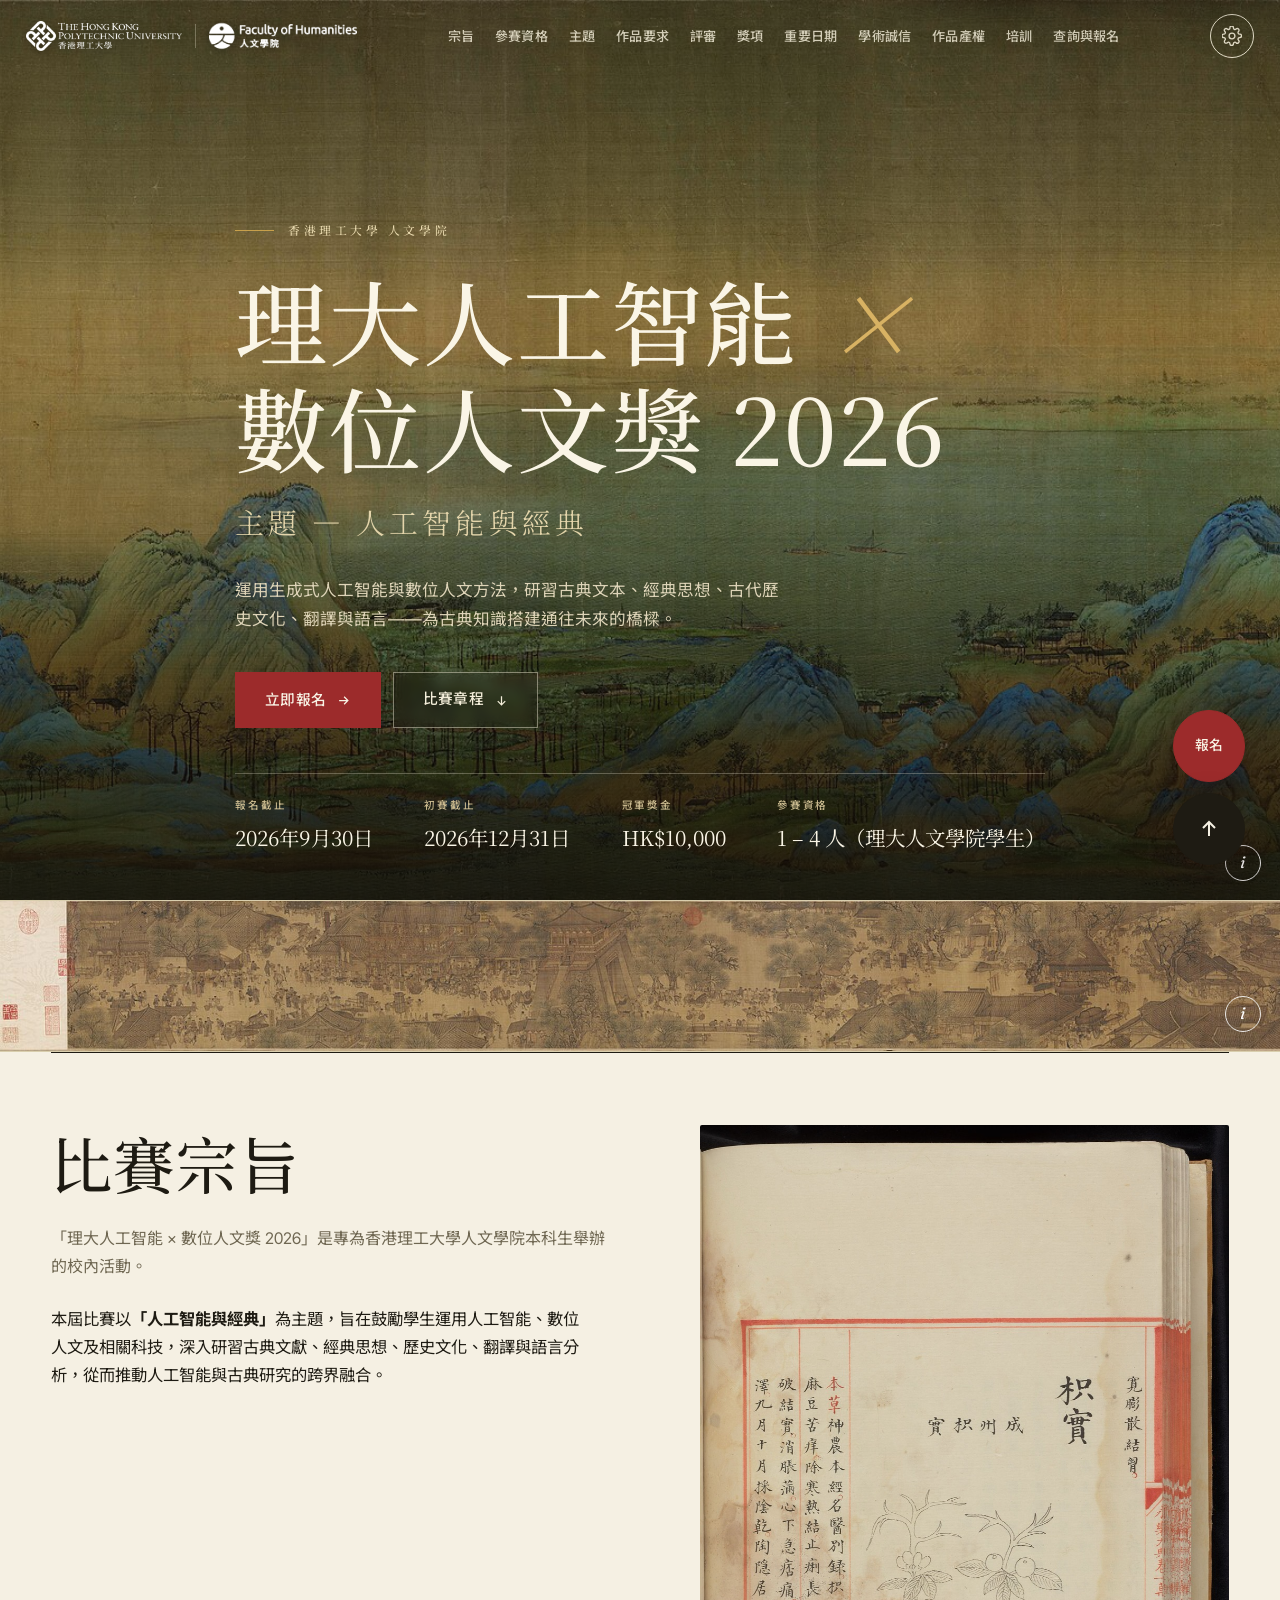
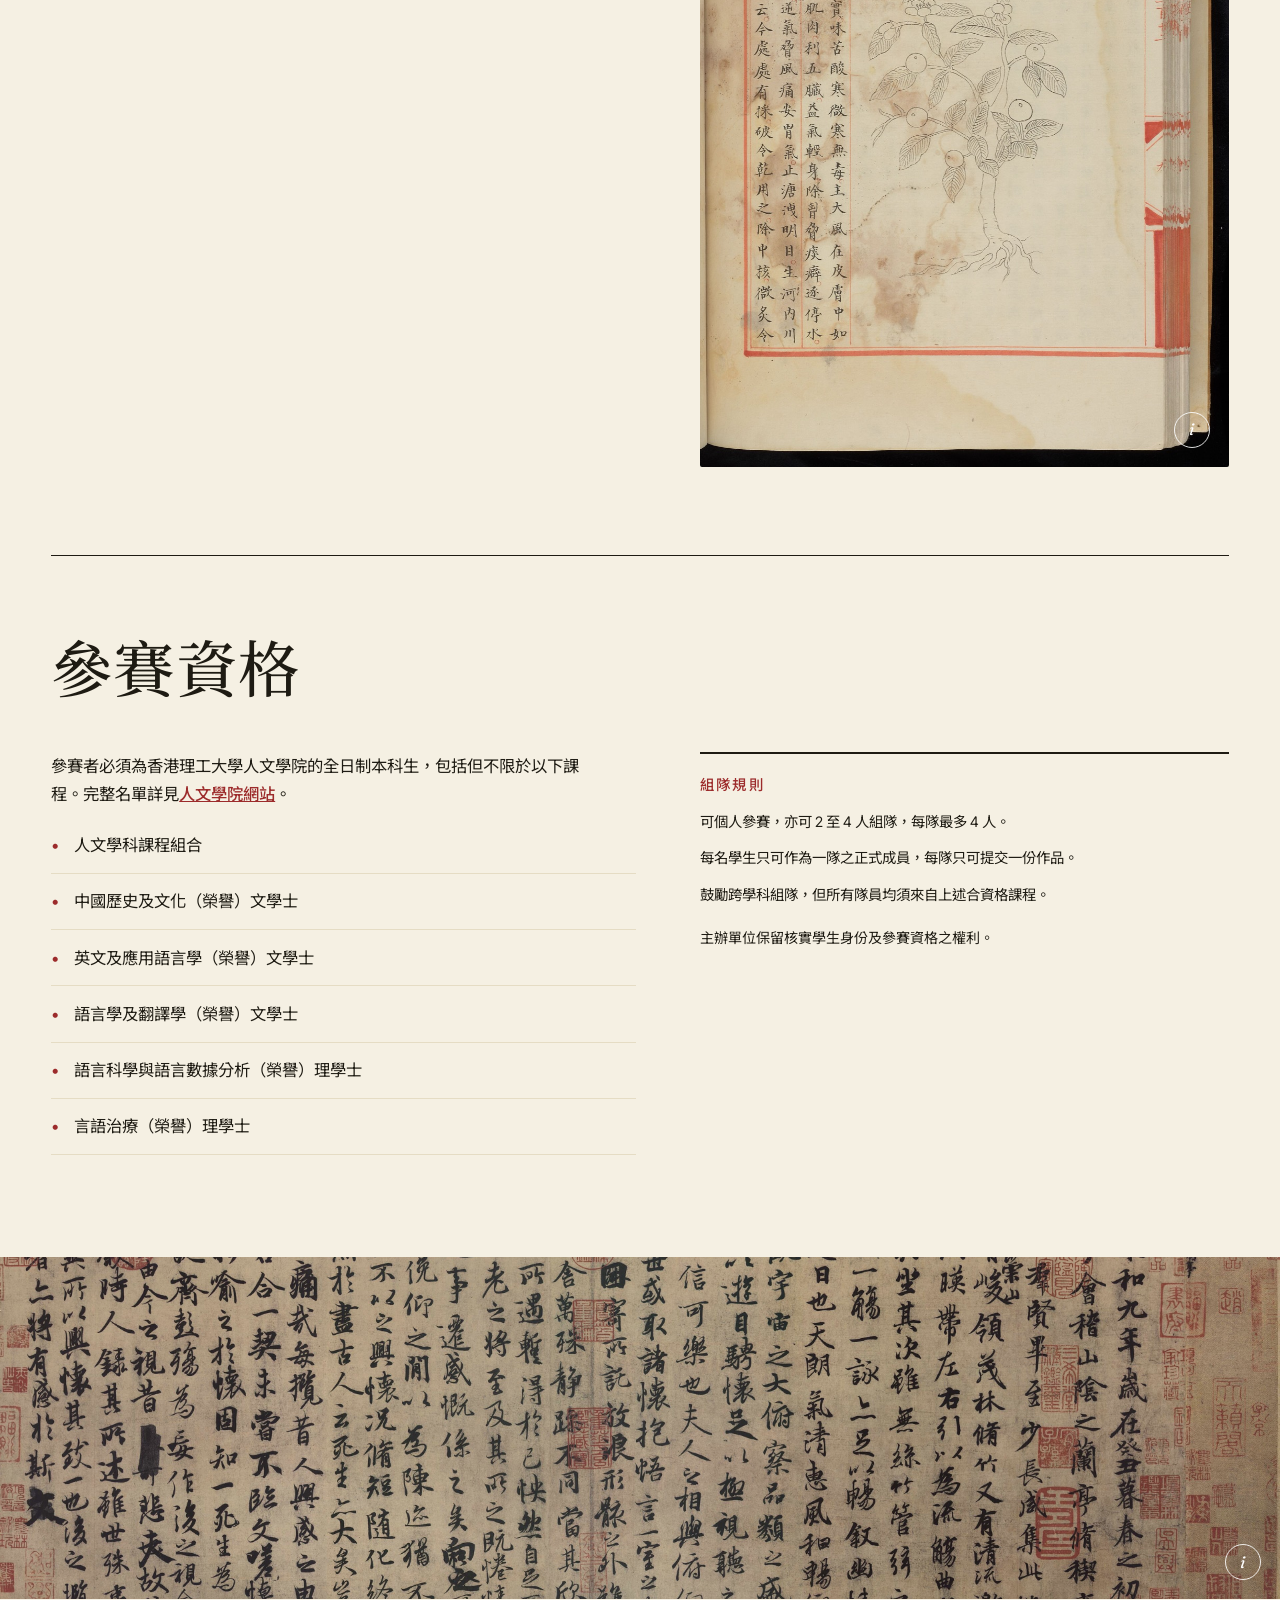
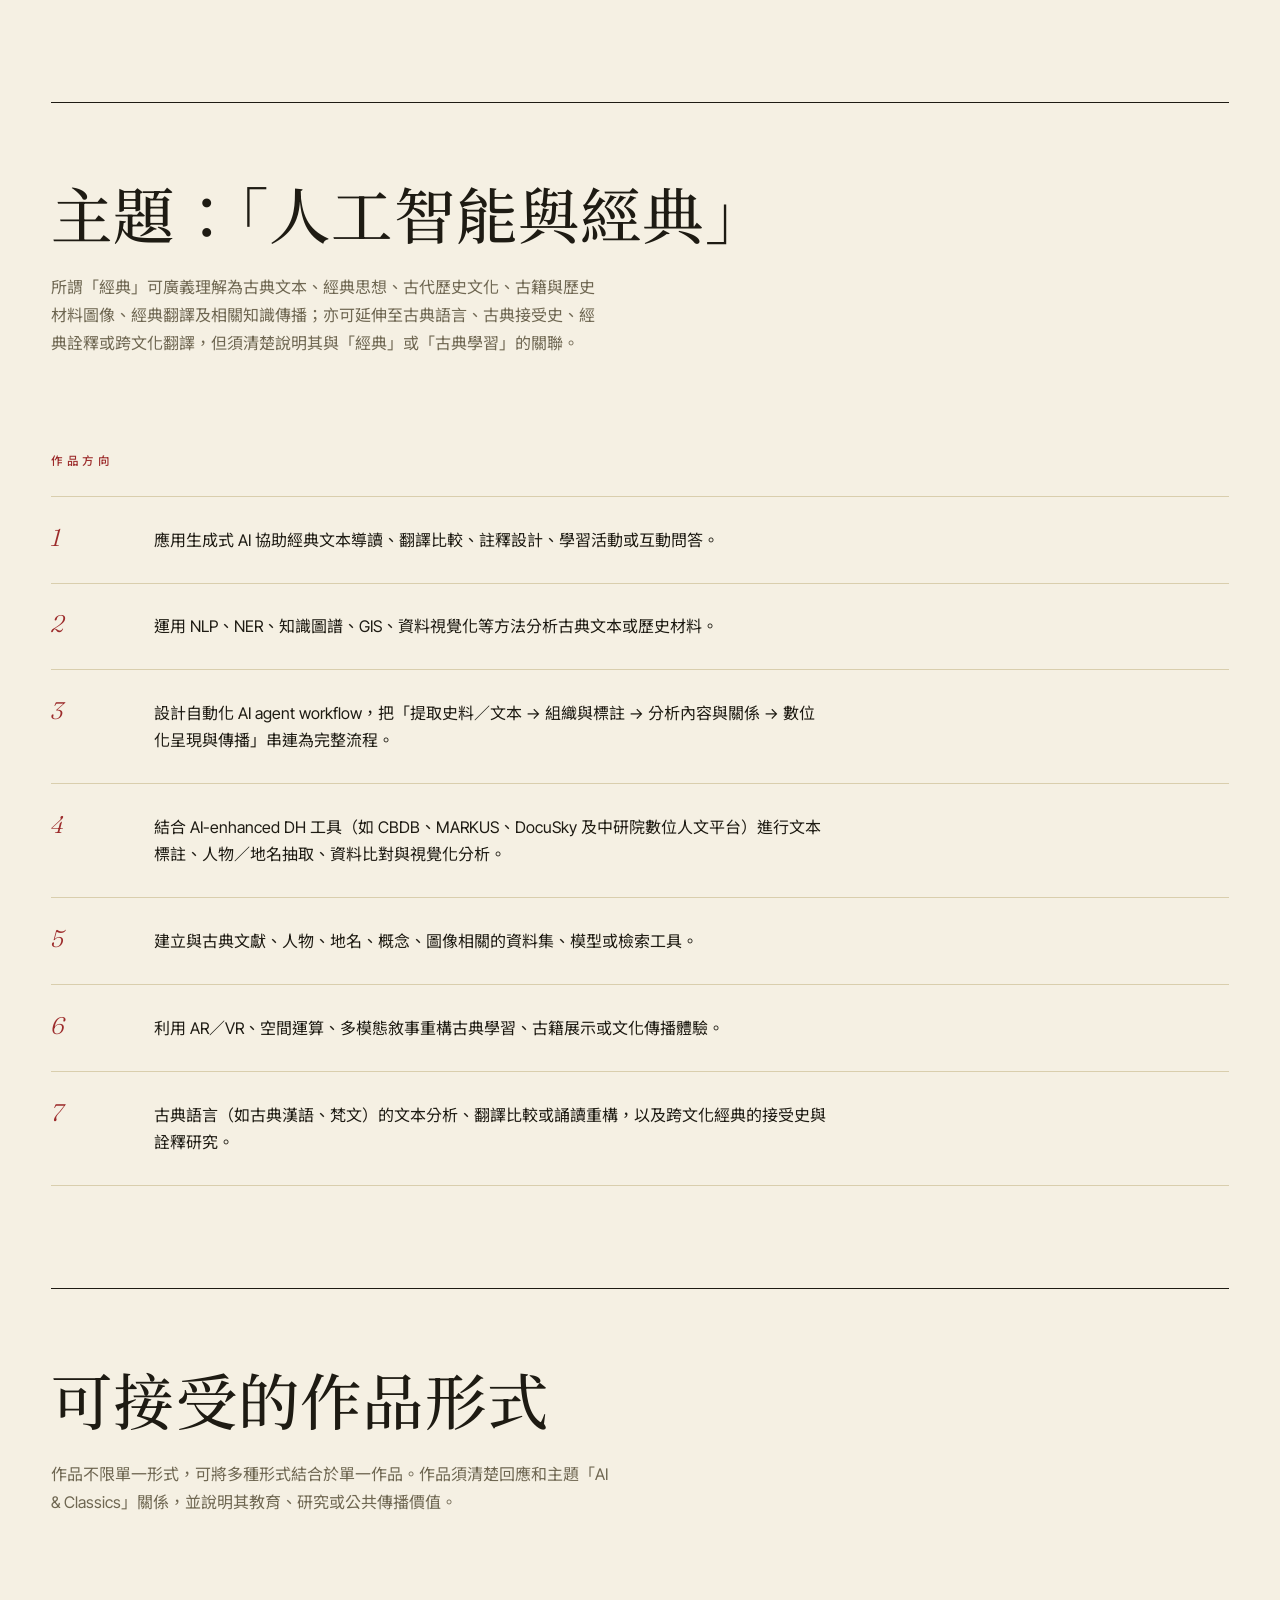
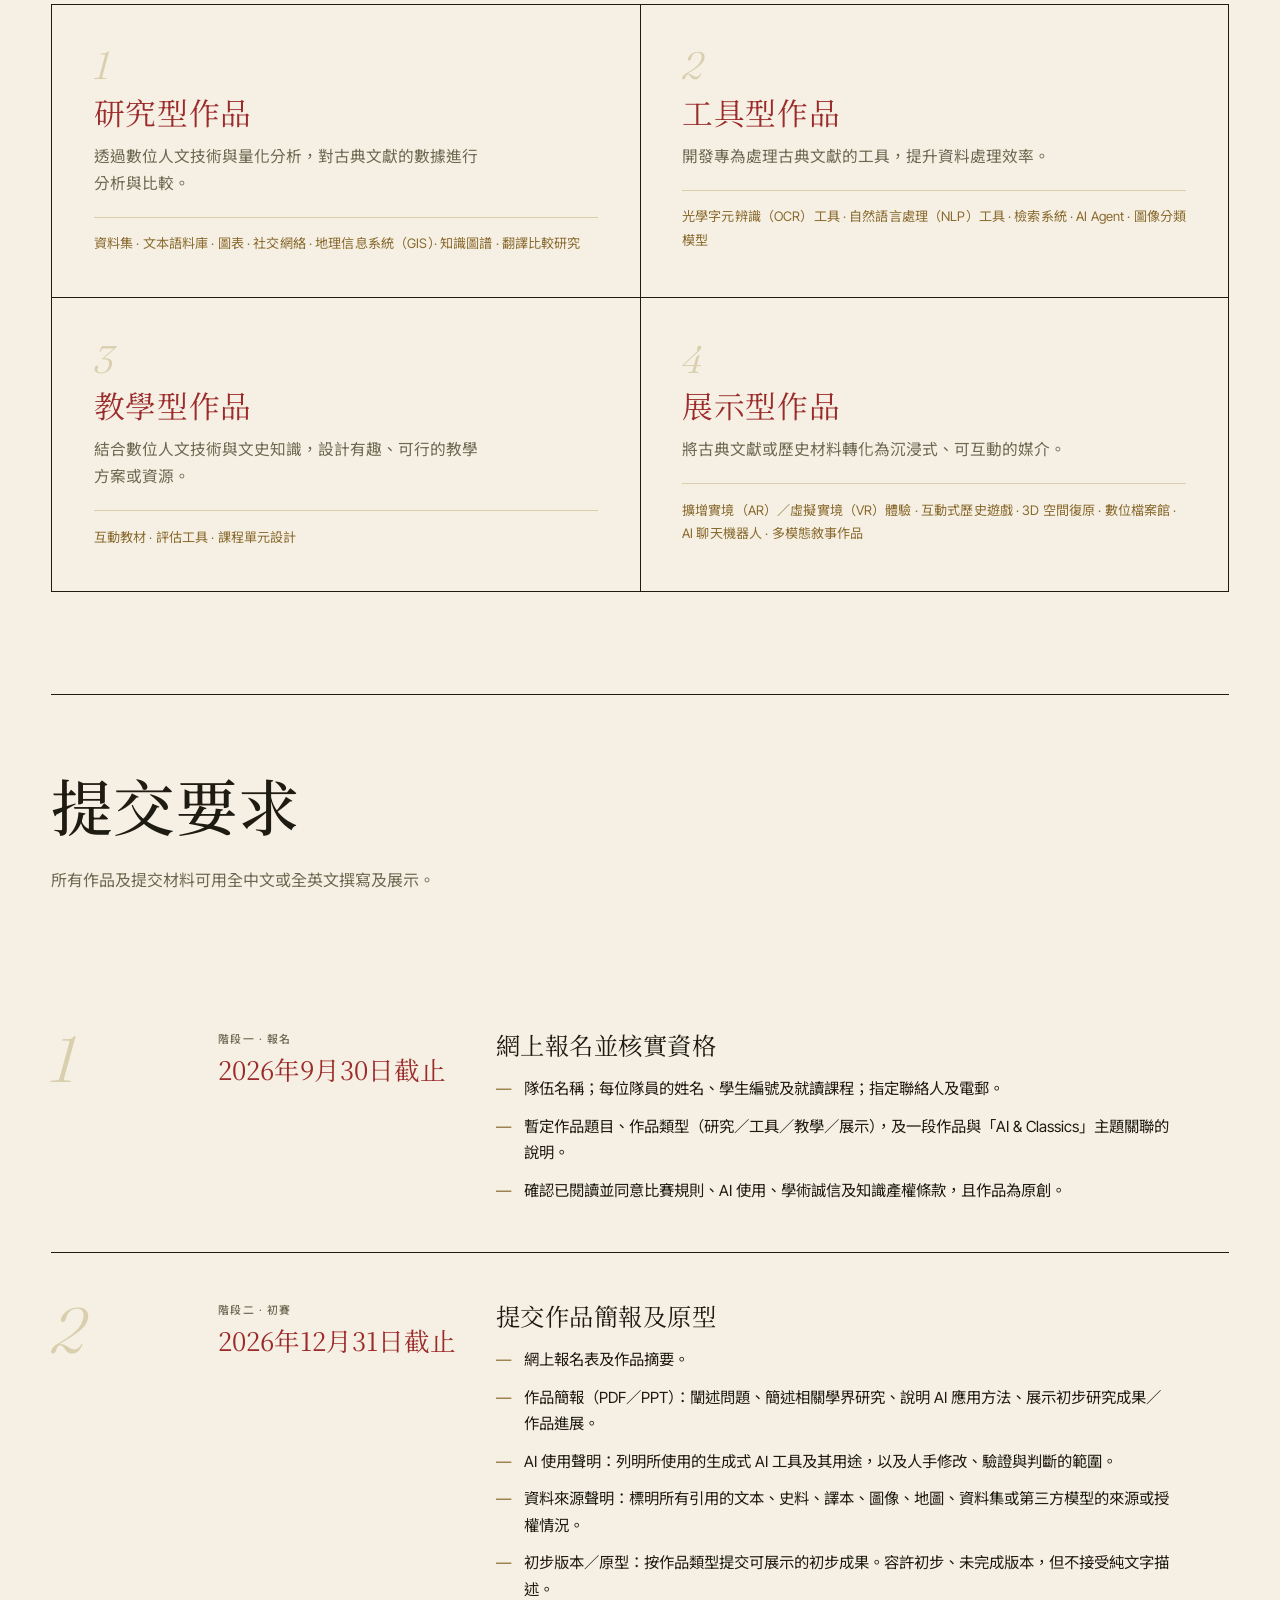
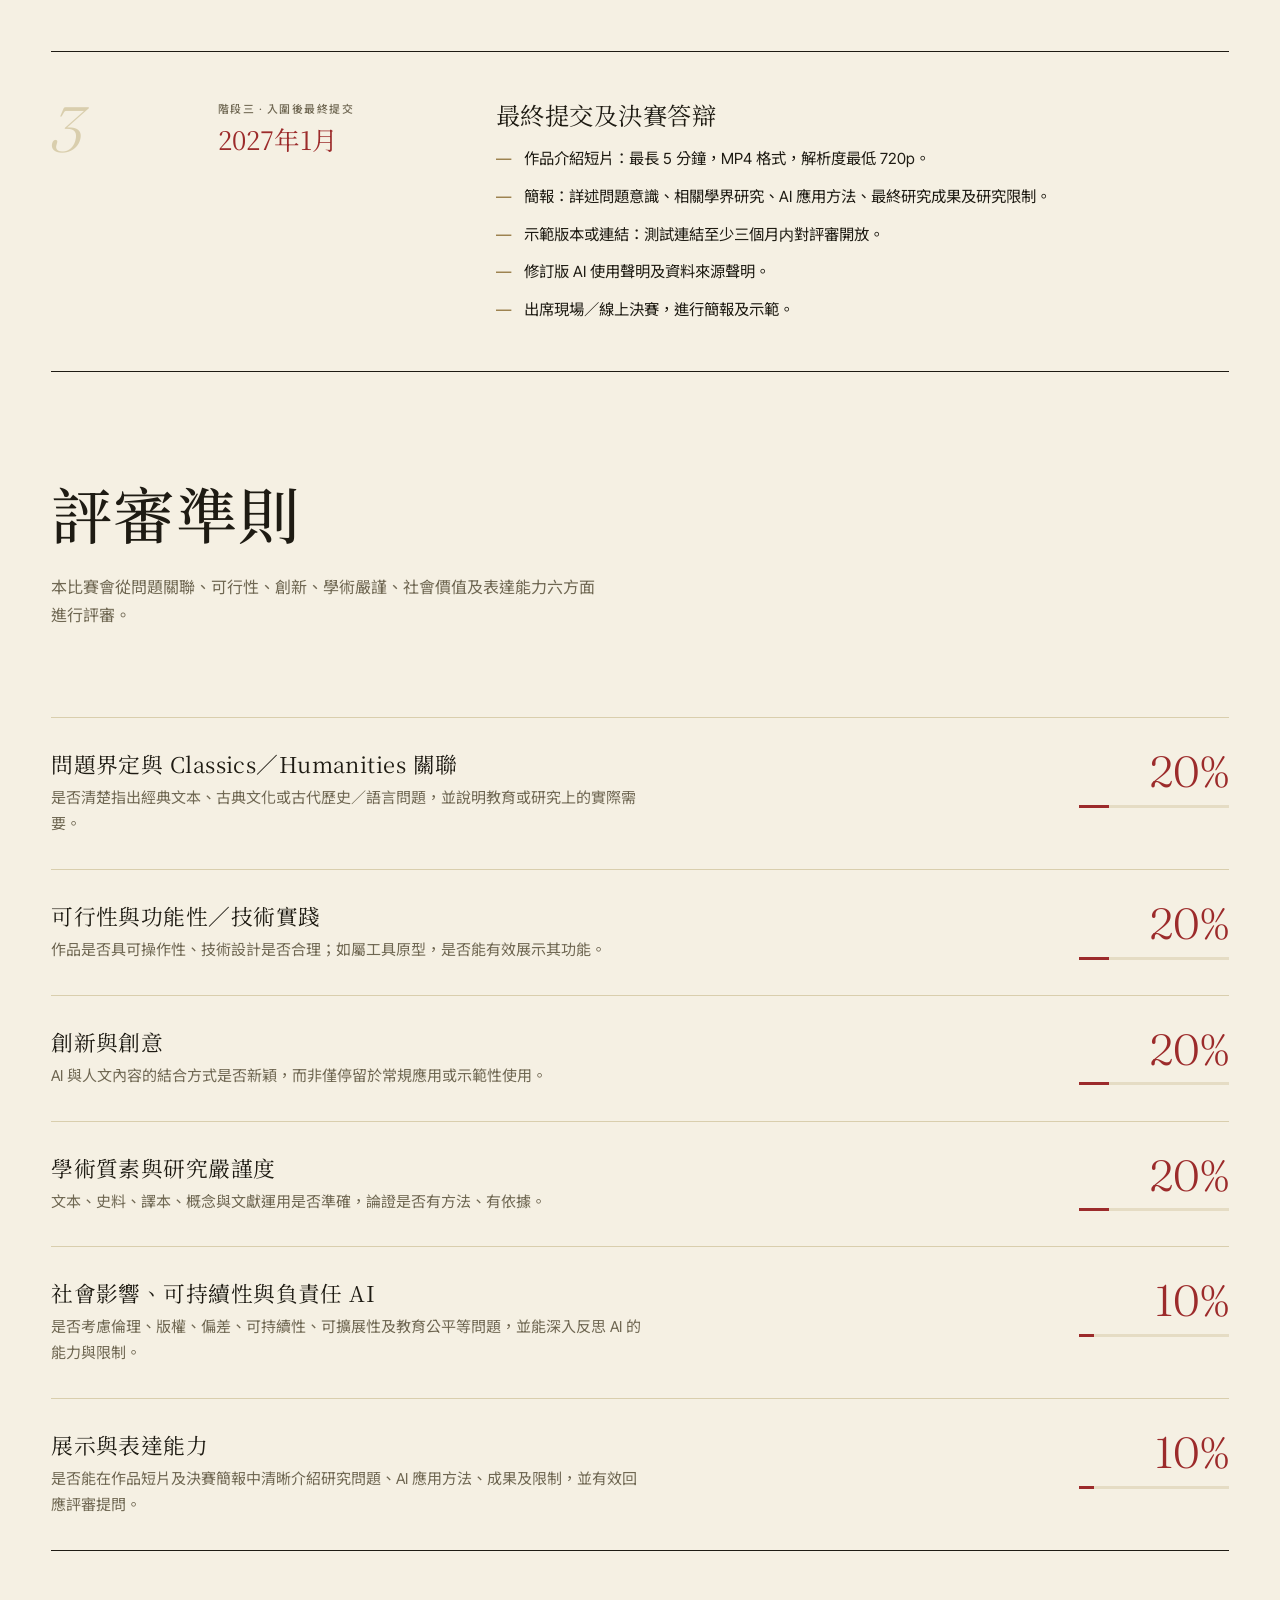
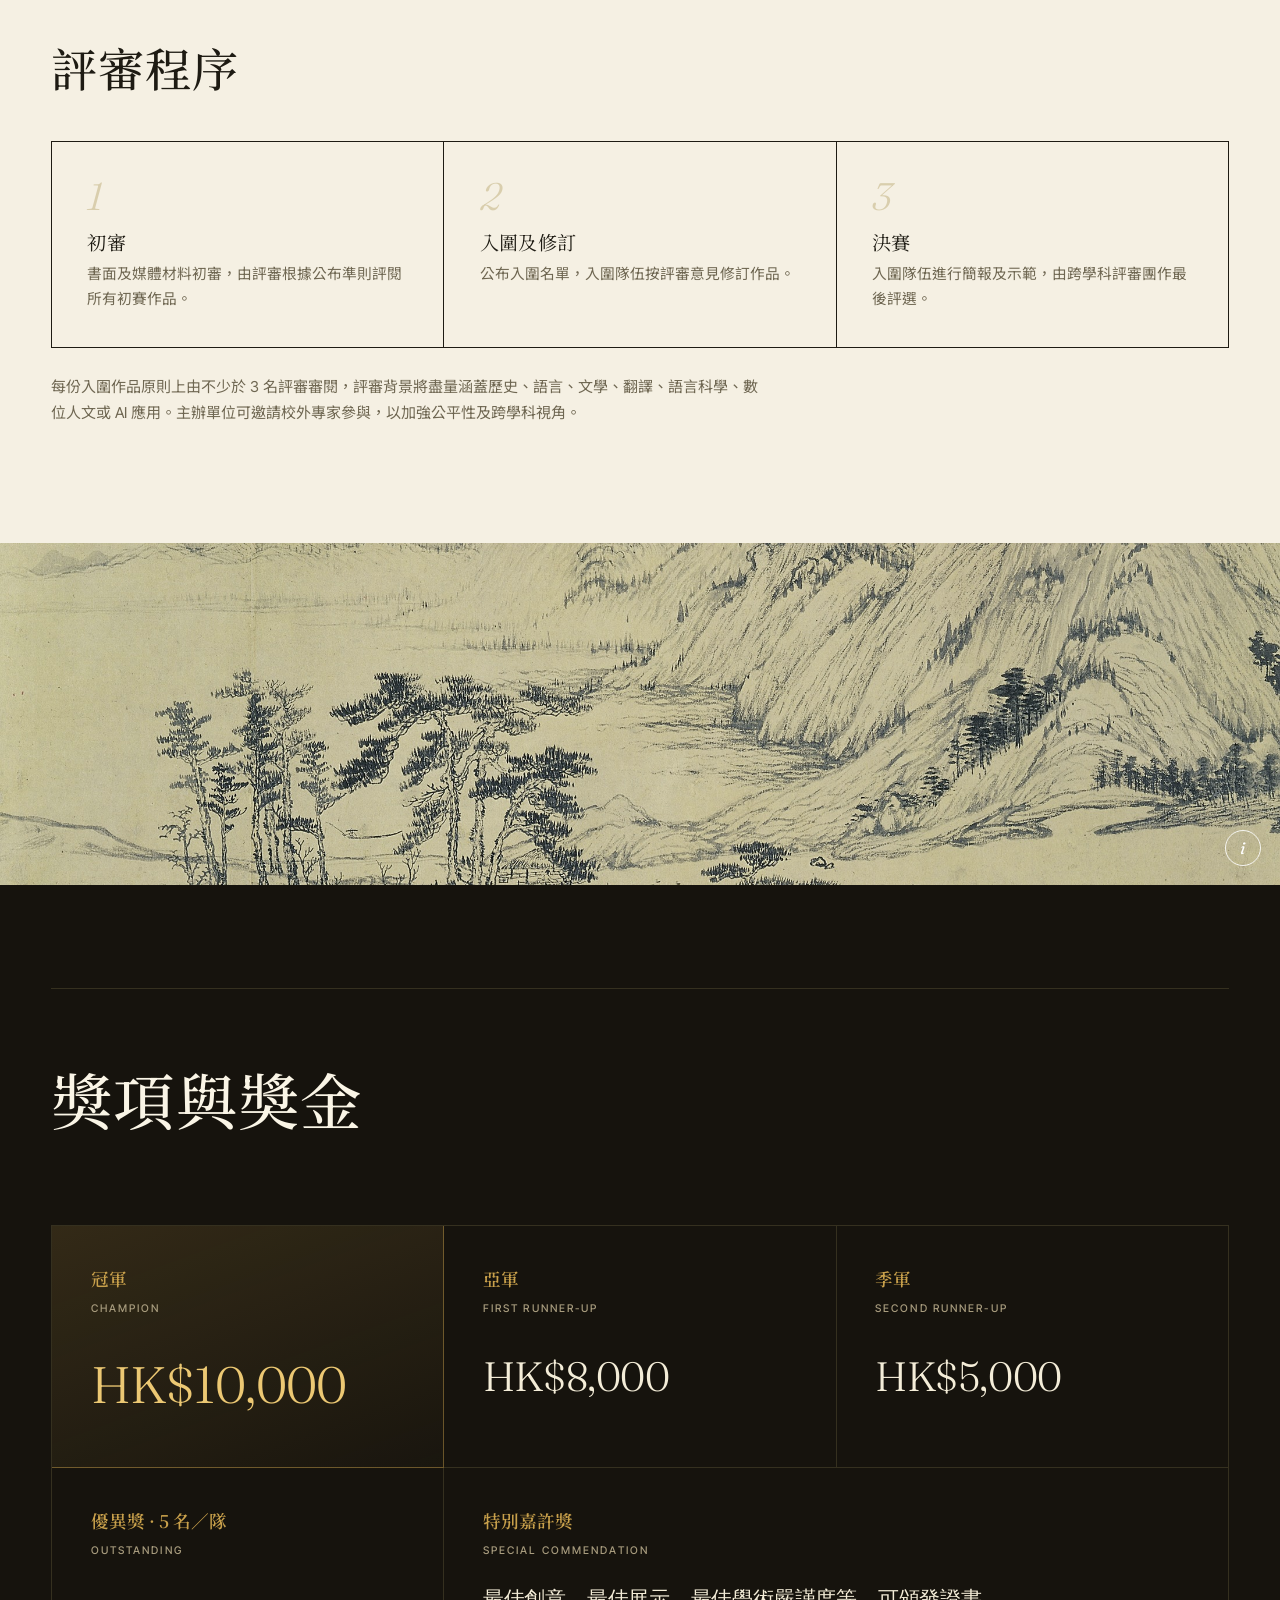
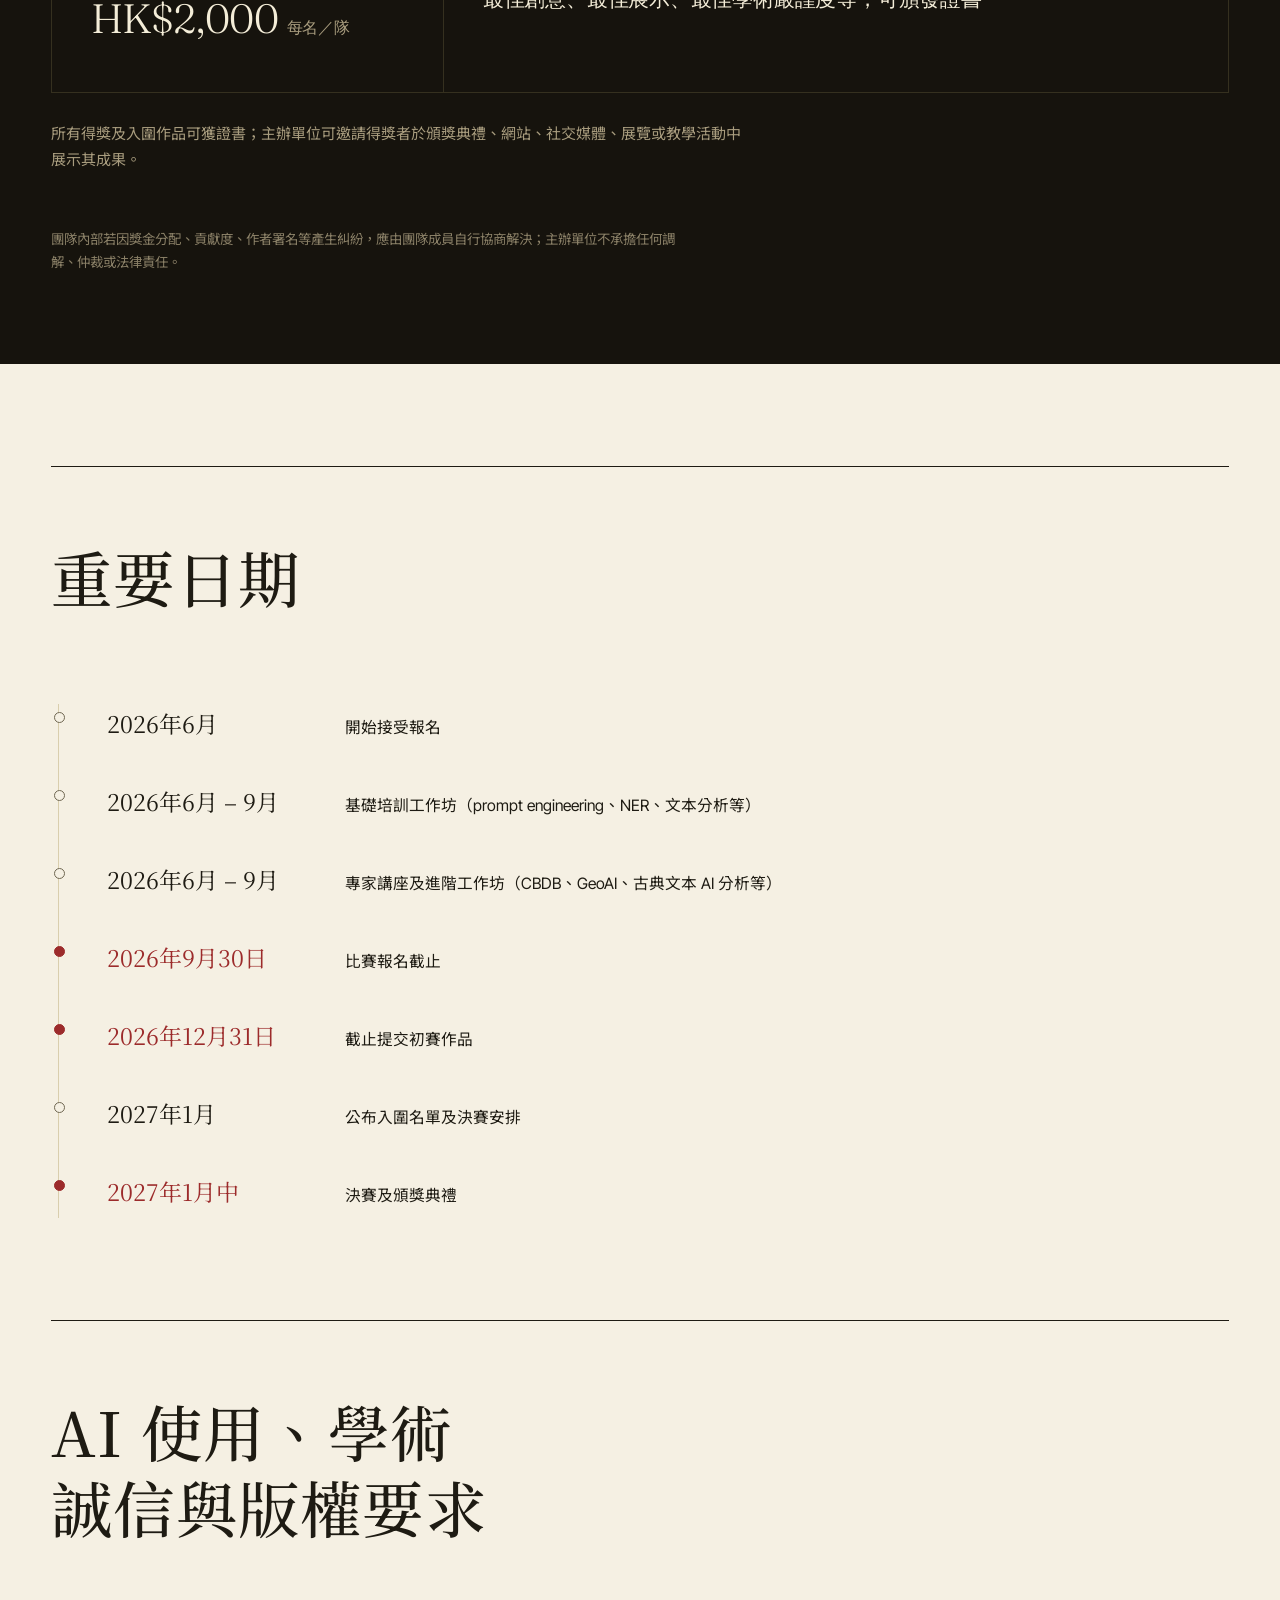
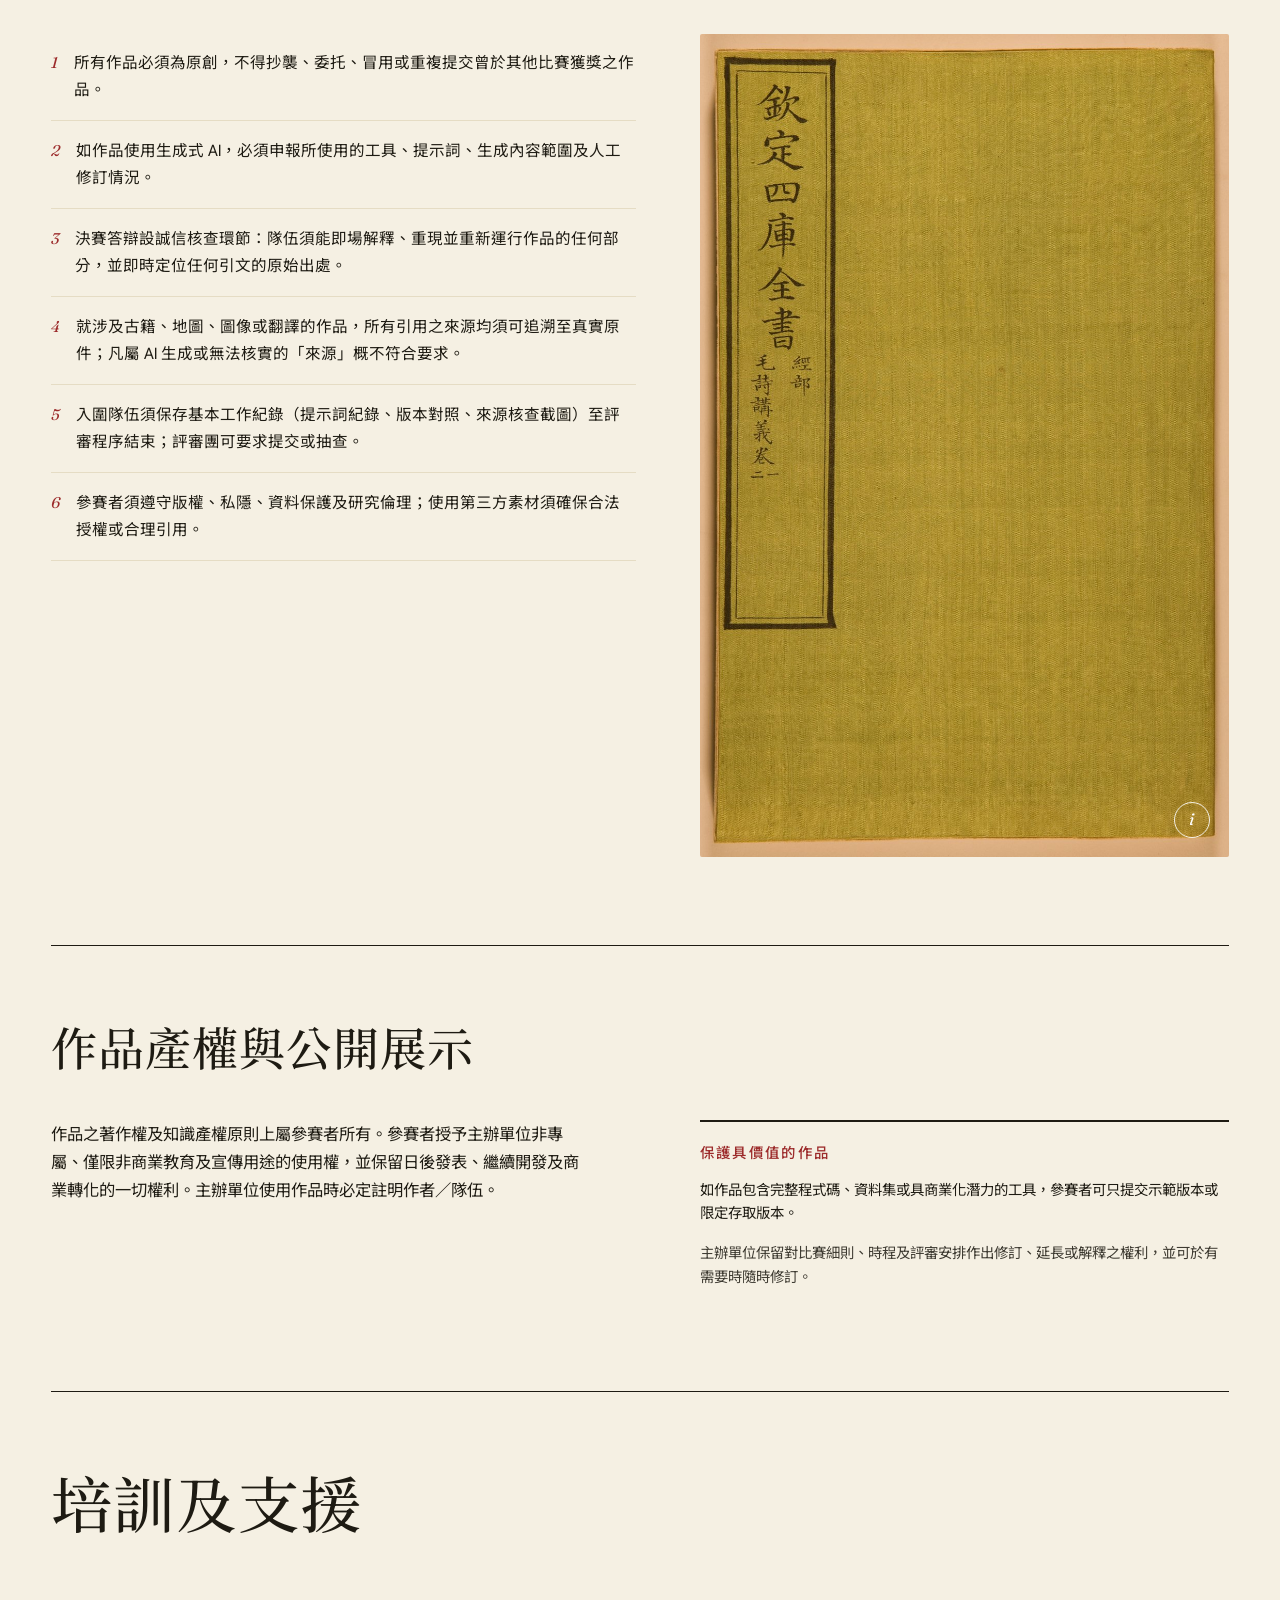
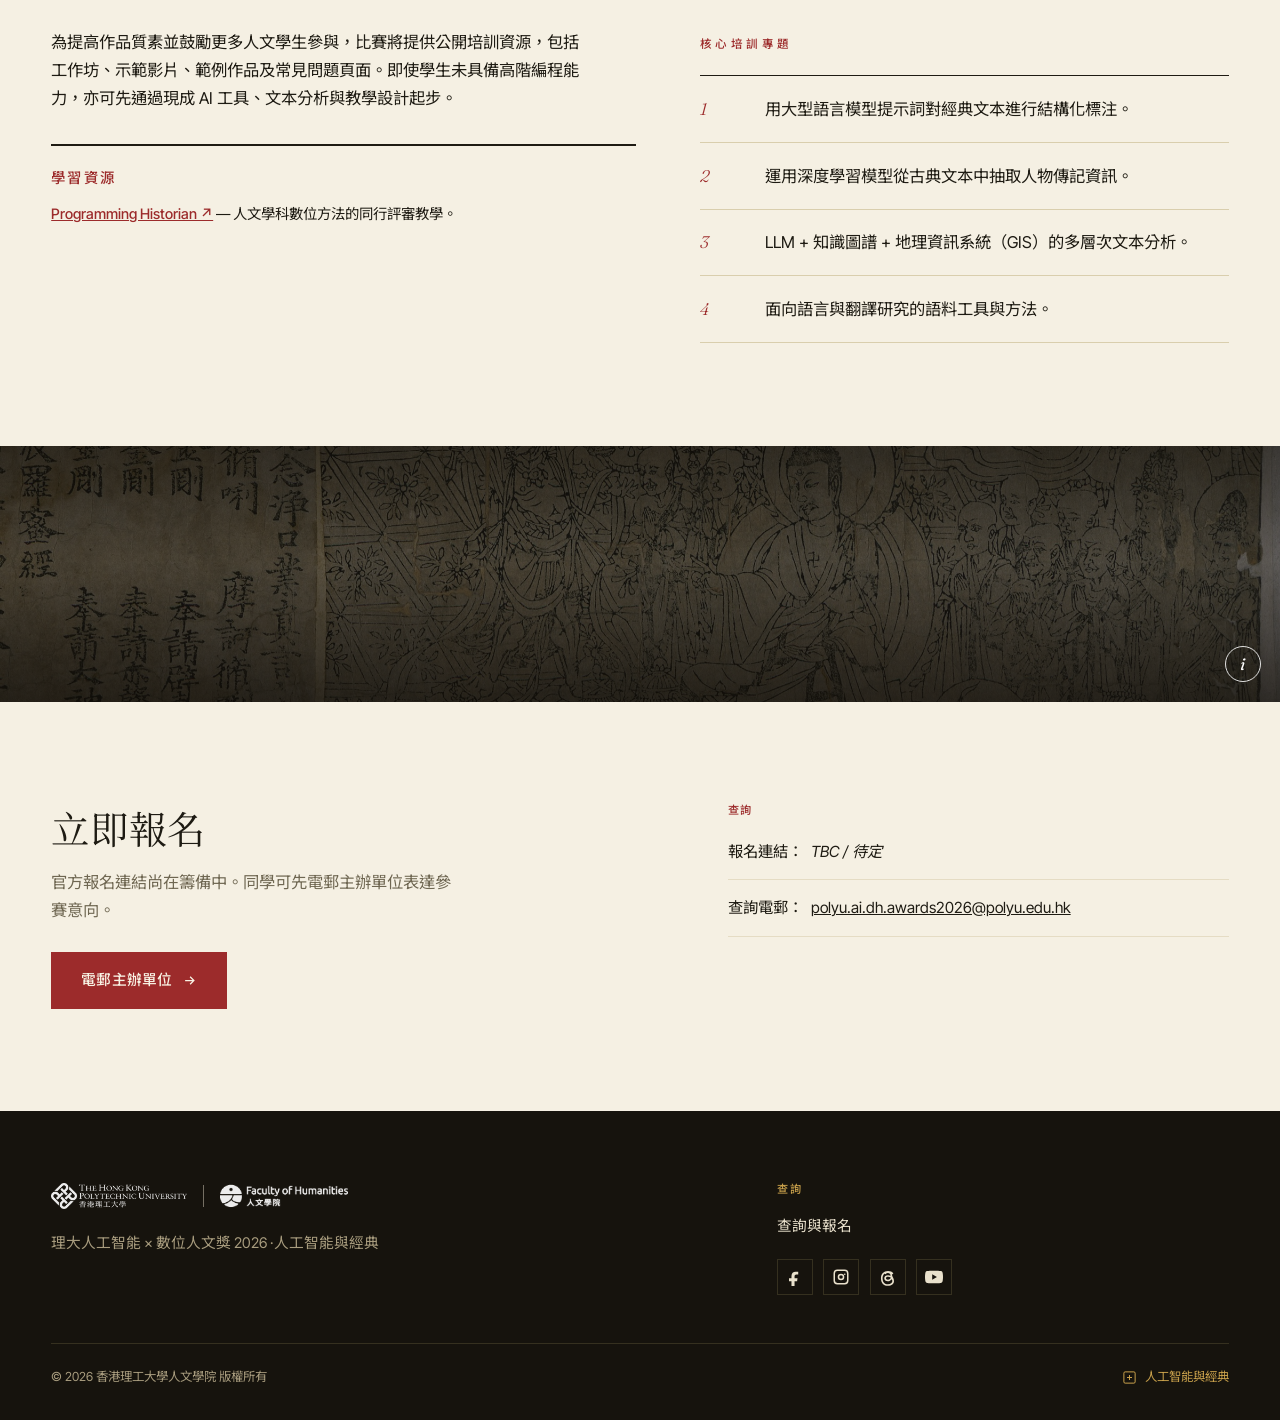
<file: index.html>
<!DOCTYPE html>
<html lang="zh-Hant" class="lang-zh">
<head>
<meta charset="UTF-8" />
<meta name="viewport" content="width=device-width, initial-scale=1.0" />
<title>理大人工智能 × 數位人文獎 2026</title>
<meta name="description" content="An internal competition for PolyU Faculty of Humanities undergraduates. Theme: AI & Classics. 香港理工大學人文學院校內比賽，主題：人工智能與經典。" />
<link rel="icon" type="image/png" href="assets/polyu-favicon.png?v=2" sizes="64x64" />
<link rel="shortcut icon" type="image/png" href="assets/polyu-favicon.png?v=2" />
<link rel="preconnect" href="https://fonts.googleapis.com" />
<link rel="preconnect" href="https://fonts.gstatic.com" crossorigin />
<link href="https://fonts.googleapis.com/css2?family=Fraunces:ital,opsz,wght@0,9..144,300;0,9..144,400;0,9..144,500;0,9..144,600;1,9..144,300;1,9..144,400&family=Inter+Tight:wght@400;500;600&family=Noto+Serif+TC:wght@400;500;600;700&family=Noto+Sans+TC:wght@300;400;500&display=swap" rel="stylesheet" />
<style>
  :root{
    --paper:#f5f0e3;
    --paper-2:#ede6d2;
    --ink:#1e1b13;
    --ink-soft:#6f6752;
    --seal:#9c2b2b;
    --seal-deep:#7e2020;
    --bronze:#8a6a2f;
    --line:#d9cead;
    --line-soft:#e5dcc4;
    --dark:#16130d;
    --dark-2:#1e1a12;
    --dark-line:#35301f;
    --dark-text:#e9e1cc;
    --dark-soft:#a89c7e;
    --maxw:1360px;
    --gutter:clamp(1.25rem,4vw,3.5rem);
  }
  *{box-sizing:border-box}
  html{scroll-behavior:smooth;font-size:calc(16px * var(--font-scale, 1))}
  @media (prefers-reduced-motion:reduce){html{scroll-behavior:auto}}
  body{
    margin:0;background:var(--paper);color:var(--ink);
    font-family:"Inter Tight","Noto Sans TC",system-ui,sans-serif;
    font-weight:400;font-size:clamp(.9375rem,1.02rem,1.0625rem);line-height:1.72;
    -webkit-font-smoothing:antialiased;text-rendering:optimizeLegibility;overflow-x:hidden;
  }
  img{max-width:100%;display:block}
  a{color:inherit}
  h1,h2,h3,h4{font-family:"Fraunces","Noto Serif TC",Georgia,serif;font-weight:400;line-height:1.06;letter-spacing:-.015em;margin:0}
  .lang-zh h1,.lang-zh h2,.lang-zh h3,.lang-zh h4{font-family:"Noto Serif TC","Fraunces",serif;font-weight:500;letter-spacing:.02em;line-height:1.24}
  .wrap{max-width:var(--maxw);margin:0 auto;padding-left:var(--gutter);padding-right:var(--gutter)}

  ::selection{background:var(--seal);color:var(--paper)}

  /* ---------- LANGUAGE VISIBILITY ---------- */
  .lang-en .zh-only{display:none !important}
  .lang-zh .en-only{display:none !important}

  /* ---------- SMALL SYSTEM ---------- */
  .label{display:inline-flex;align-items:center;gap:.7rem;font-family:"Inter Tight","Noto Sans TC",sans-serif;font-weight:500;font-size:.72rem;letter-spacing:.28em;text-transform:uppercase;color:var(--ink-soft)}
  .lang-zh .label{letter-spacing:.3em}
  .label .ord{font-family:"Noto Serif TC",serif;font-weight:600;color:var(--seal);letter-spacing:.1em}
  .label::before{content:"";width:2rem;height:1px;background:var(--seal);flex:0 0 auto}
  .label.bare::before{display:none}
  [data-nav-anchor]{scroll-margin-top:150px}
  .on-dark .label{color:var(--dark-soft)}
  .on-dark .label .ord{color:#c8a04b}
  .on-dark .label::before{background:#c8a04b}

  .font-size-0{--font-scale:.9}
  .font-size-1{--font-scale:1}
  .font-size-2{--font-scale:1.15}
  .font-size-3{--font-scale:1.35}
  .font-size-4{--font-scale:1.5}

  .btn{display:inline-flex;align-items:center;justify-content:center;gap:.6rem;font-family:"Inter Tight","Noto Sans TC",sans-serif;font-weight:500;font-size:.92rem;letter-spacing:.02em;padding:.9rem 1.8rem;border-radius:0;text-decoration:none;border:1px solid transparent;cursor:pointer;transition:transform .25s cubic-bezier(.2,.7,.2,1),background .25s,color .25s,border-color .25s;min-height:48px;white-space:nowrap}
  .btn svg{width:15px;height:15px;flex:0 0 auto;transition:transform .25s}
  .btn:hover svg{transform:translateX(3px)}
  .btn-down:hover svg{transform:translateY(3px)}
  .btn-seal{background:var(--seal);color:#f8f2e4;border-color:var(--seal)}
  .btn-seal:hover{background:var(--seal-deep);border-color:var(--seal-deep)}
  .btn-ink{background:var(--ink);color:var(--paper);border-color:var(--ink)}
  .btn-ink:hover{background:#000}
  .btn-line{background:transparent;color:var(--ink);border-color:rgba(30,27,19,.35)}
  .btn-line:hover{border-color:var(--ink)}
  .btn-paper{background:var(--paper);color:var(--ink);border-color:var(--paper)}
  .btn-paper:hover{background:#fff}
  .btn-ghost{background:rgba(22,19,13,.16);backdrop-filter:blur(6px);color:#f4eeda;border-color:rgba(244,238,218,.45)}
  .btn-ghost:hover{border-color:#f4eeda;background:rgba(244,238,218,.12)}
  :focus-visible{outline:2px solid var(--seal);outline-offset:3px;border-radius:4px}

  /* ---------- HEADER ---------- */
  header.site{position:fixed;top:0;left:0;right:0;z-index:80;transition:background .35s,border-color .35s,color .35s;border-bottom:1px solid transparent;color:#f4eeda}
  header.site .bar{
    display:flex;
    align-items:center;
    gap:1.2rem;
    height:72px;
    width:100%;
    max-width:none;
    margin:0;
    padding-left:clamp(.9rem,2vw,1.6rem);
    padding-right:clamp(.9rem,2vw,1.6rem);
  }
  header.site.solid{background:rgba(245,240,227,.92);backdrop-filter:blur(12px) saturate(1.3);border-bottom-color:var(--line-soft);color:var(--ink)}
  .brand{display:flex;align-items:center;gap:.8rem;min-width:0;flex:0 0 auto;text-decoration:none}
  .brand a{display:inline-flex;align-items:center;line-height:0}
  .brand img{width:auto;object-fit:contain;transition:filter .35s}
  .brand .polyu-logo{height:30px}
  .brand .faculty-logo{height:30px}
  .brand .divider{width:1px;height:24px;background:currentColor;opacity:.3}
  header.site:not(.solid) .brand img{filter:brightness(0) invert(1) drop-shadow(0 1px 4px rgba(0,0,0,.35))}
  nav.top{flex:1 1 auto;display:flex;align-items:center;justify-content:center;gap:.1rem;overflow:hidden}
  nav.top a{text-decoration:none;font-size:.82rem;font-weight:500;letter-spacing:.02em;opacity:.82;padding:.45rem .6rem;border-radius:0;white-space:nowrap;transition:opacity .2s,background .2s}
  nav.top a:hover{opacity:1}
  nav.top a.current{opacity:1;background:rgba(156,43,43,.12);color:var(--seal)}
  header.site:not(.solid) nav.top a.current{background:rgba(244,238,218,.18);color:#fff}
  .header-right{display:flex;align-items:center;gap:.65rem;flex:0 0 auto;margin-left:auto}

  .settings{position:relative}
  .settings-toggle,.menu-toggle{background:none;border:1px solid currentColor;border-radius:50%;width:44px;height:44px;cursor:pointer;align-items:center;justify-content:center;color:inherit;opacity:.9}
  .settings-toggle{display:inline-flex}
  .settings-toggle svg,.menu-toggle svg{width:20px;height:20px}
  .settings-panel{position:absolute;right:0;top:calc(100% + .7rem);width:min(260px,calc(100vw - 2rem));padding:1rem;background:var(--paper);color:var(--ink);border:1px solid var(--line);box-shadow:0 18px 42px rgba(22,19,13,.18);display:none}
  .settings-panel.open{display:block}
  .settings-group+.settings-group{margin-top:1rem;padding-top:1rem;border-top:1px solid var(--line-soft)}
  .settings-label{display:block;font-size:.68rem;font-weight:600;letter-spacing:.18em;text-transform:uppercase;color:var(--ink-soft);margin-bottom:.55rem}
  .setting-options{display:grid;grid-template-columns:1fr 1fr;gap:.45rem}
  .font-stepper{display:grid;grid-template-columns:44px 1fr 44px;align-items:center;gap:.45rem}
  .ls-btn,.fs-btn{font-family:"Inter Tight","Noto Sans TC",sans-serif;font-weight:600;font-size:.84rem;line-height:1;border:1px solid var(--line);background:transparent;color:inherit;padding:.65rem .7rem;border-radius:0;cursor:pointer;min-height:38px;opacity:.75;transition:background .2s,color .2s,opacity .2s,border-color .2s}
  .ls-btn{font-family:"Noto Serif TC",serif}
  .ls-btn[data-lang="en"]{font-family:"Inter Tight",sans-serif;font-size:.76rem;letter-spacing:.06em}
  .fs-btn{font-size:1.15rem;padding:.55rem .6rem}
  .font-value{text-align:center;border:1px solid var(--line);min-height:38px;display:flex;align-items:center;justify-content:center;font-weight:600;color:var(--ink);background:rgba(255,255,255,.35)}
  .ls-btn.active{background:var(--seal);border-color:var(--seal);color:#f8f2e4;opacity:1}
  .fs-btn:disabled{opacity:.32;cursor:not-allowed}
  .ls-btn:not(.active):hover,.fs-btn:not(.active):hover{opacity:1;border-color:var(--ink)}

  .float-actions{position:fixed;right:clamp(1rem,3vw,2.2rem);bottom:calc(clamp(1rem,3vw,2.2rem) + env(safe-area-inset-bottom));z-index:90;display:grid;gap:.7rem}
  .nav-cta,.top-cta{width:calc(72px * var(--font-scale, 1));height:calc(72px * var(--font-scale, 1));min-height:calc(72px * var(--font-scale, 1));padding:.4rem;border-radius:50%;box-shadow:0 18px 42px rgba(40,12,12,.32);white-space:normal;text-align:center;line-height:1.15;font-size:.86rem}
  .top-cta svg{width:24px;height:24px;transform:none}
  .top-cta:hover svg{transform:translateY(-3px)}
  .menu-toggle{display:none}

  @media (max-width:1180px){
    nav.top{display:none}
    .menu-toggle{display:inline-flex}
  }
  .nav-compact nav.top{display:none}
  .nav-compact .menu-toggle{display:inline-flex}
  @media (max-width:700px){
    header.site .bar{gap:.75rem}
    .brand{flex:1 1 auto;overflow:hidden;gap:.55rem}
    .float-actions{right:1rem;bottom:calc(1rem + env(safe-area-inset-bottom))}
    .nav-cta,.top-cta{width:calc(62px * var(--font-scale, 1));height:calc(62px * var(--font-scale, 1));min-height:calc(62px * var(--font-scale, 1));font-size:.76rem}
    .brand .en-logo,.brand .divider{display:none}
  }

  /* mobile drawer */
  .drawer{position:fixed;inset:0;z-index:100;background:rgba(22,19,13,.94);backdrop-filter:blur(12px) saturate(1.2);color:var(--dark-text);border:1px solid var(--dark-line);transform:translateY(-102%);transition:transform .45s cubic-bezier(.65,0,.2,1);display:flex;flex-direction:column;padding:1.4rem var(--gutter) 2rem;overflow:auto;box-shadow:0 18px 42px rgba(0,0,0,.34)}
  .drawer.open{transform:translateY(0)}
  .drawer-head{display:flex;justify-content:flex-end;align-items:center;margin-bottom:1rem}
  .drawer-close-toggle{display:inline-flex}
  .drawer nav{display:flex;flex-direction:column}
  .drawer nav a{text-decoration:none;color:var(--dark-text);font-family:"Fraunces","Noto Serif TC",serif;font-size:clamp(1.5rem,4.5vh,2rem);padding:.55rem 0;border-bottom:1px solid var(--dark-line);display:flex;justify-content:space-between;align-items:baseline;gap:1rem;transition:color .2s,padding-left .25s}
  .lang-zh .drawer nav a{font-family:"Noto Serif TC",serif}
  .drawer nav a:hover{color:#fff;padding-left:.4rem}
  .drawer nav a.current{color:#c8a04b}
  .drawer .menu-group{font-family:"Inter Tight","Noto Sans TC",sans-serif;font-size:.72rem;letter-spacing:.22em;text-transform:uppercase;color:#c8a04b;margin:1.2rem 0 .25rem}
  .drawer nav a.sub{font-size:clamp(1.05rem,2.8vh,1.34rem);padding:.42rem 0 .42rem 1.1rem}
  .drawer nav a.sub:hover{padding-left:1.45rem}
  .drawer .btn{margin-top:1.6rem}
  @media (min-width:900px){
    .drawer{left:auto;width:min(360px,92vw);box-shadow:0 18px 42px rgba(0,0,0,.34);padding:1.2rem 1.6rem 1.8rem}
    .drawer-head{display:none}
    .drawer nav a{font-size:clamp(1.25rem,3vh,1.72rem);padding:.48rem 0}
    .drawer nav a.sub{font-size:clamp(.98rem,2.4vh,1.18rem)}
  }

  /* ---------- HERO ---------- */
  .hero{position:relative;min-height:100svh;display:flex;flex-direction:column;justify-content:flex-end;color:#f6f0dd;isolation:isolate}
  .hero .bg{position:absolute;inset:0;z-index:-2;background:url("assets/hist-hero-mountains.jpg") center 30%/cover no-repeat var(--dark)}
  .hero .shade{position:absolute;inset:0;z-index:-1;background:
    linear-gradient(180deg,rgba(18,15,8,.42) 0%,rgba(18,15,8,.05) 34%,rgba(16,13,7,.18) 58%,rgba(14,11,6,.82) 100%)}
  .hero-inner{padding-top:9rem;padding-bottom:clamp(2.2rem,5vh,4rem)}
  .hero .kicker{font-size:.74rem;letter-spacing:.34em;text-transform:uppercase;font-weight:500;color:#e8d9ae;margin-bottom:1.6rem;display:flex;align-items:center;gap:.9rem}
  .hero .kicker::before{content:"";width:2.4rem;height:1px;background:#c8a04b}
  .lang-zh .hero .kicker{letter-spacing:.3em;font-family:"Noto Serif TC",serif}
  .hero h1{font-size:clamp(2.7rem,7.2vw,6.2rem);font-weight:300;letter-spacing:-.02em;max-width:16ch;color:#faf5e6;text-wrap:balance}
  .lang-zh .hero h1{font-weight:500;letter-spacing:.02em;line-height:1.16;max-width:15ch}
  .hero h1 .amp{font-style:italic;font-weight:300;color:#d8b263}
  .hero .zh-title{font-family:"Fraunces","Noto Serif TC",serif;font-style:italic;font-weight:300;font-size:clamp(1.15rem,2.4vw,1.8rem);color:#e4d5ab;letter-spacing:.04em;margin-top:1.1rem}
  .lang-zh .hero .zh-title{font-style:normal;font-family:"Noto Serif TC",serif;letter-spacing:.14em}
  .hero p.lead{max-width:56ch;margin:1.8rem 0 0;font-size:clamp(1rem,1.3vw,1.14rem);color:#ded4b8;line-height:1.75;font-weight:400}
  .hero p.lead strong{color:#fff;font-weight:500}
  .hero .cta-row{display:flex;flex-wrap:wrap;gap:.8rem;margin-top:2.4rem}
  .hero .meta{display:grid;grid-template-columns:repeat(4,auto);justify-content:start;gap:clamp(1.4rem,4vw,4rem);margin-top:clamp(2.2rem,5vh,3.6rem);border-top:1px solid rgba(244,238,218,.28);padding-top:1.4rem}
  @media (max-width:760px){.hero .meta{grid-template-columns:1fr 1fr;gap:1.2rem 2rem}}
  .hero .meta .k{font-size:.66rem;letter-spacing:.22em;text-transform:uppercase;color:#c9b98e;font-weight:500}
  .lang-zh .hero .meta .k{letter-spacing:.18em}
  .hero .meta .v{font-family:"Fraunces","Noto Serif TC",serif;font-size:clamp(1.05rem,1.6vw,1.35rem);margin-top:.3rem;color:#faf5e6}
  .lang-zh .hero .meta .v{font-family:"Noto Serif TC",serif}
  .hero .credit{display:none}

  .art-info{position:absolute;right:clamp(.8rem,2vw,1.2rem);bottom:clamp(.8rem,2vw,1.2rem);z-index:5;display:flex;flex-direction:row-reverse;align-items:center;justify-content:flex-start;width:36px;height:36px;max-width:min(72vw,22rem);padding:0;border:1px solid rgba(255,255,255,.86);border-radius:50%;background:transparent;color:#fff;text-decoration:none;overflow:hidden;transition:width .28s ease,background .28s ease,border-color .28s ease,border-radius .28s ease;cursor:help}
  .art-info .i{display:grid;place-items:center;width:34px;height:34px;flex:0 0 34px;font-family:"Fraunces",serif;font-style:italic;font-size:1.05rem;line-height:1;color:#fff}
  .art-info .txt{display:block;max-width:0;opacity:0;white-space:nowrap;overflow:hidden;font-size:.68rem;letter-spacing:.06em;color:#fff;text-shadow:0 1px 8px rgba(0,0,0,.55);transition:max-width .28s ease,opacity .2s ease,padding .28s ease}
  .art-info:hover,.art-info:focus,.art-info:focus-visible,.art-info.open{width:var(--info-width,min(72vw,22rem));height:auto;min-height:36px;border-radius:18px;background:rgba(0,0,0,.32);border-color:#fff}
  .art-info:hover .txt,.art-info:focus .txt,.art-info:focus-visible .txt,.art-info.open .txt{max-width:calc(var(--info-width,min(72vw,22rem)) - 36px);opacity:1;padding:.45rem .45rem .45rem .7rem;white-space:normal;line-height:1.28}

  /* ---------- SCROLL BAND (Qingming marquee) ---------- */
  .scrollband{background:#efe7d2;border-top:1px solid var(--line);border-bottom:1px solid var(--line);overflow:hidden;position:relative}
  .scrollband .track{display:flex;width:max-content;animation:pan 90s linear infinite}
  .scrollband img{height:clamp(90px,12vw,150px);width:auto;max-width:none}
  @keyframes pan{to{transform:translateX(-50%)}}
  @media (prefers-reduced-motion:reduce){.scrollband .track{animation:none}}
  .band-caption{display:none}

  /* ---------- SECTION SYSTEM ---------- */
  section.sec{scroll-margin-top:70px}
  .folio{display:block;border-top:1px solid var(--ink);padding-top:1rem;margin-bottom:clamp(2rem,5vw,3.5rem)}
  .on-dark .folio{border-top-color:var(--dark-line)}
  .sec-pad{padding-top:clamp(3.5rem,8vw,7rem);padding-bottom:clamp(3.5rem,8vw,7rem)}
  .display{font-size:clamp(2.1rem,4.8vw,4.2rem);font-weight:300;letter-spacing:-.02em;max-width:22ch;text-wrap:balance}
  .lang-zh .display{font-weight:500;letter-spacing:.02em}
  p.intro{color:var(--ink-soft);font-size:clamp(1rem,1.25vw,1.13rem);margin:1.4rem 0 0;max-width:62ch;line-height:1.75}
  .on-dark p.intro{color:var(--dark-soft)}
  .block-gap{margin-top:clamp(3rem,7vw,5.5rem)}

  .twocol{display:grid;grid-template-columns:1.05fr .95fr;gap:clamp(2rem,5vw,4.5rem);align-items:start}
  @media (max-width:880px){.twocol{grid-template-columns:1fr}}
  .prose p{margin:0 0 1.15rem;max-width:60ch}
  .prose p:last-child{margin-bottom:0}

  figure.art{margin:0;position:relative}
  figure.art img{width:100%;height:auto;border-radius:2px}
  figure.art figcaption{display:none}
  figure.art figcaption::before{display:none}
  .on-dark figure.art figcaption{color:var(--dark-soft)}

  .pull{border-top:2px solid var(--ink);padding-top:1.2rem}
  .pull h4{font-family:"Inter Tight","Noto Sans TC",sans-serif;font-weight:500;font-size:.7rem;letter-spacing:.24em;text-transform:uppercase;color:var(--seal);margin-bottom:.8rem}
  .no-song-zh{font-family:"Inter Tight","Noto Sans TC",sans-serif !important}
  .accent-red{color:var(--seal) !important}
  .lang-zh .pull h4{letter-spacing:.16em}
  .pull p{font-family:"Fraunces","Noto Serif TC",serif;font-size:1.12rem;line-height:1.6;margin:0;color:var(--ink)}
  .lang-zh .pull p{font-family:"Noto Serif TC",serif;font-size:1.05rem}
  .pull p+p{margin-top:.8rem}
  .pull .fine{font-family:"Inter Tight","Noto Sans TC",sans-serif;font-size:.86rem;color:var(--ink-soft);line-height:1.65}
  .sans-copy,
  .sans-copy h4,
  .sans-copy p,
  .lang-zh .sans-copy p{font-family:"Inter Tight","Noto Sans TC",sans-serif !important;font-size:.9rem !important;line-height:1.65}
  .no-green-copy .fine,
  .no-green-copy.tl-what,
  p.no-green-copy,
  .no-green-copy p[style*="var(--ink-soft)"]{color:var(--ink) !important}

  .list-clean{margin:.6rem 0 0;padding:0;list-style:none;display:grid;gap:0}
  .list-clean li{padding:.85rem 0;border-bottom:1px solid var(--line-soft);display:flex;gap:.9rem;align-items:baseline}
  .list-clean li::before{content:"•";color:var(--seal);flex:0 0 auto}

  /* numbered editorial list (theme examples) */
  .ex-list{list-style:none;padding:0;margin:0;counter-reset:none}
  .ex-list li{padding:clamp(1.2rem,2.5vw,1.8rem) 0;border-top:1px solid var(--line);display:grid;grid-template-columns:5rem 1fr;gap:1.4rem;align-items:baseline}
  .ex-list li:last-child{border-bottom:1px solid var(--line)}
  @media (max-width:640px){.ex-list li{grid-template-columns:2.6rem 1fr;gap:1rem}}
  .ex-list .num{font-family:"Fraunces",serif;font-style:italic;font-weight:300;font-size:1.5rem;color:var(--seal);line-height:1}
  .ex-list .txt{font-size:clamp(.98rem,1.25vw,1.12rem);line-height:1.7;max-width:75ch}

  /* format plates */
  .plates{display:grid;grid-template-columns:1fr 1fr;border-top:1px solid var(--ink);border-left:1px solid var(--ink)}
  @media (max-width:820px){.plates{grid-template-columns:1fr}}
  .plate{border-right:1px solid var(--ink);border-bottom:1px solid var(--ink);padding:clamp(1.6rem,3.5vw,2.6rem);position:relative}
  .plate .no{font-family:"Fraunces",serif;font-style:italic;font-weight:300;font-size:2.4rem;color:var(--line);line-height:1;transition:color .3s}
  .plate:hover .no{color:var(--seal)}
  .plate .tag{font-size:.68rem;letter-spacing:.24em;text-transform:uppercase;color:var(--seal);font-weight:500;margin-top:2.4rem}
  .lang-zh .plate .tag{letter-spacing:.16em}
  .plate h3{font-size:clamp(1.5rem,2.4vw,2rem);margin:.5rem 0 .8rem;font-weight:400;color:var(--seal)}
  .plate p{margin:0 0 1.2rem;color:var(--ink-soft);font-size:.98rem;max-width:44ch}
  .plate .kinds{font-size:.82rem;color:var(--bronze);border-top:1px solid var(--line);padding-top:.9rem;line-height:1.8;letter-spacing:.01em}

  /* submit steps */
  .steps{border-top:0}
  .step{display:grid;grid-template-columns:minmax(5rem,8rem) minmax(180px,240px) 1fr;gap:clamp(1.2rem,3vw,2.5rem);padding:clamp(1.8rem,4vw,3rem) 0;border-bottom:1px solid var(--ink)}
  @media (max-width:820px){.step{grid-template-columns:4rem 1fr;grid-template-rows:auto auto}.step>div:last-child{grid-column:2}}
  .step .no{font-family:"Fraunces",serif;font-style:italic;font-weight:300;font-size:clamp(2.6rem,5vw,4rem);color:var(--line);line-height:.9;transition:color .3s}
  .step:hover .no{color:var(--seal)}
  .step .phase{font-size:.68rem;letter-spacing:.22em;text-transform:uppercase;color:var(--ink-soft);font-weight:500}
  .lang-zh .step .phase{letter-spacing:.14em}
  .step .when{font-family:"Fraunces","Noto Serif TC",serif;font-size:clamp(1.3rem,2vw,1.7rem);color:var(--seal);margin-top:.4rem;line-height:1.15}
  .lang-zh .step .when{font-family:"Noto Serif TC",serif}
  .step h3{font-size:clamp(1.25rem,1.9vw,1.6rem);font-weight:400;margin-bottom:1rem}
  .step ul{margin:0;padding:0;list-style:none;display:grid;gap:.7rem}
  .step ul li{font-size:.96rem;color:var(--ink);display:flex;gap:.8rem;align-items:baseline;max-width:75ch}
  .step ul li::before{content:"—";color:var(--bronze);flex:0 0 auto}

  .req-both{margin-top:clamp(2rem,5vw,3rem);background:var(--dark);color:var(--dark-text);padding:clamp(1.8rem,4vw,2.6rem);border-radius:2px}
  .req-both h4{font-family:"Inter Tight","Noto Sans TC",sans-serif;font-weight:500;font-size:.7rem;letter-spacing:.24em;text-transform:uppercase;color:#c8a04b;margin-bottom:1.1rem}
  .lang-zh .req-both h4{letter-spacing:.14em}
  .req-both ul{margin:0;padding:0;list-style:none;display:flex;flex-wrap:wrap;gap:.6rem}
  .req-both li{border:1px solid var(--dark-line);padding:.55rem 1.1rem;border-radius:0;font-size:.88rem;color:var(--dark-text)}

  /* criteria */
  .criteria{border-top:1px solid var(--line)}
  .crit{display:grid;grid-template-columns:minmax(0,1fr) clamp(90px,12vw,150px);gap:clamp(1.2rem,3vw,2.5rem);padding:clamp(1.4rem,3vw,2rem) 0;border-bottom:1px solid var(--line);align-items:start}
  .crit:last-child{border-bottom:1px solid var(--ink)}
  @media (max-width:640px){.crit{grid-template-columns:1fr}}
  .crit h3{font-size:clamp(1.15rem,1.7vw,1.45rem);font-weight:400;margin-bottom:.5rem}
  .crit p{margin:0;color:var(--ink-soft);font-size:.94rem;max-width:66ch}
  .crit .weight{text-align:right}
  @media (max-width:640px){.crit .weight{text-align:left}}
  .crit .pct{font-family:"Fraunces",serif;font-weight:300;font-size:clamp(2rem,3.4vw,2.9rem);color:var(--seal);line-height:1}
  .crit .bar{height:3px;background:var(--line-soft);margin-top:.7rem;overflow:hidden}
  .crit .bar span{display:block;height:100%;background:var(--seal);transform:scaleX(0);transform-origin:left}
  .criteria.in .crit .bar span{animation:barGrow .9s cubic-bezier(.2,.7,.2,1) forwards}
  .criteria.in .crit:nth-child(2) .bar span{animation-delay:.08s}
  .criteria.in .crit:nth-child(3) .bar span{animation-delay:.16s}
  .criteria.in .crit:nth-child(4) .bar span{animation-delay:.24s}
  .criteria.in .crit:nth-child(5) .bar span{animation-delay:.32s}
  .criteria.in .crit:nth-child(6) .bar span{animation-delay:.4s}
  @keyframes barGrow{from{transform:scaleX(0)}to{transform:scaleX(var(--w))}}
  @media (prefers-reduced-motion:reduce){.criteria.in .crit .bar span{animation:none;transform:scaleX(var(--w))}}

  /* stages */
  .stages{display:grid;grid-template-columns:repeat(3,1fr);gap:0;border-top:1px solid var(--ink);border-left:1px solid var(--ink)}
  @media (max-width:800px){.stages{grid-template-columns:1fr}}
  .stage{border-right:1px solid var(--ink);border-bottom:1px solid var(--ink);padding:clamp(1.5rem,3vw,2.2rem)}
  .stage .no{font-family:"Fraunces",serif;font-style:italic;font-weight:300;font-size:2.4rem;color:var(--line);line-height:1;transition:color .3s}
  .stage:hover .no{color:var(--seal)}
  .stage h3{font-size:1.2rem;font-weight:400;margin:.9rem 0 .5rem}
  .stage p{margin:0;color:var(--ink-soft);font-size:.92rem}

  .note{color:var(--ink-soft);font-size:.94rem;max-width:80ch}

  /* ---------- DARK SECTIONS (awards) ---------- */
  .on-dark{background:var(--dark);color:var(--dark-text)}
  .imageband{position:relative;overflow:hidden}
  .imageband img{width:100%;height:clamp(220px,38vh,420px);object-fit:cover;filter:saturate(.92)}
  .imageband .cap{display:none}
  .prizes{display:grid;grid-template-columns:repeat(3,1fr);gap:0;border-top:1px solid var(--dark-line);border-left:1px solid var(--dark-line)}
  @media (max-width:880px){.prizes{grid-template-columns:1fr 1fr}}
  @media (max-width:560px){.prizes{grid-template-columns:1fr}}
  .prize{border-right:1px solid var(--dark-line);border-bottom:1px solid var(--dark-line);padding:clamp(1.6rem,3vw,2.4rem);transition:background .25s,border-color .25s}
  .prize .rank{font-family:"Noto Serif TC",serif;font-size:1.1rem;color:#c8a04b;font-weight:600}
  .prize .rank small{display:block;font-family:"Inter Tight","Noto Sans TC",sans-serif;font-weight:500;font-size:.66rem;letter-spacing:.2em;text-transform:uppercase;color:var(--dark-soft);margin-top:.35rem}
  .prize .amt{font-family:"Fraunces",serif;font-weight:300;font-size:clamp(2rem,3.2vw,2.8rem);margin-top:1.4rem;color:#f4edd8;letter-spacing:-.01em}
  .prize.champion,
  .prizes:not(:hover) .prize.champion,
  .prize:hover{background:linear-gradient(160deg,rgba(200,160,75,.16),rgba(200,160,75,.02));border-color:rgba(200,160,75,.42)}
  .prizes:hover .prize.champion:not(:hover){background:transparent;border-color:var(--dark-line)}
  .prize.champion .amt{font-size:clamp(2.5rem,4vw,3.6rem)}
  .prizes:not(:hover) .prize.champion .amt,
  .prize:hover .amt{color:#ecc873}
  .prizes:hover .prize.champion:not(:hover) .amt{color:#f4edd8}
  .prize.wide{grid-column:span 2}
  @media (max-width:560px){.prize.wide{grid-column:auto}}
  .awards-note{margin-top:1.8rem;color:var(--dark-soft);font-size:.94rem;max-width:78ch}
  .awards-note.small{font-size:.84rem;opacity:.8}

  /* ---------- TIMELINE ---------- */
  .timeline{border-left:1px solid var(--line);margin-left:.4rem}
  .tl-item{position:relative;padding:0 0 clamp(1.6rem,3.5vw,2.4rem) clamp(1.6rem,4vw,3rem);display:grid;grid-template-columns:minmax(120px,200px) 1fr;gap:clamp(1rem,3vw,2.5rem);align-items:baseline}
  @media (max-width:640px){.tl-item{grid-template-columns:1fr;gap:.3rem}}
  .tl-item:last-child{padding-bottom:.4rem}
  .tl-item::before{content:"";position:absolute;left:-5px;top:.5em;width:9px;height:9px;border-radius:50%;background:var(--paper);border:1.5px solid var(--ink-soft)}
  .tl-item.key::before{background:var(--seal);border-color:var(--seal)}
  .tl-when{font-family:"Fraunces","Noto Serif TC",serif;font-size:clamp(1.15rem,1.8vw,1.5rem);color:var(--ink)}
  .lang-zh .tl-when{font-family:"Noto Serif TC",serif}
  .tl-item.key .tl-when{color:var(--seal)}
  .tl-what{color:var(--ink-soft);font-size:.98rem;max-width:56ch}
  .tl-item.key .tl-what{color:var(--ink)}

  /* training */
  .topic-list{list-style:none;margin:0;padding:0;border-top:1px solid var(--ink)}
  .topic-list li{display:grid;grid-template-columns:3rem 1fr;gap:1.1rem;padding:1.15rem 0;border-bottom:1px solid var(--line);align-items:baseline}
  .topic-list .t-no{font-family:"Fraunces",serif;font-style:italic;font-weight:300;color:var(--seal);font-size:1.05rem}

  /* integrity */
  .integ-points{list-style:none;padding:0;margin:0;display:grid;gap:0}
  .integ-points li{display:grid;grid-template-columns:auto 1fr;gap:1rem;align-items:baseline;padding:1.05rem 0;border-bottom:1px solid var(--line-soft);font-size:.97rem;max-width:72ch}
  .integ-points .mk{color:var(--seal);flex:0 0 auto;font-family:"Fraunces",serif;font-style:italic}
  .integ-grid{display:grid;grid-template-columns:1fr 1fr;gap:0;margin-top:clamp(2rem,4vw,3rem);border-top:1px solid var(--ink);border-left:1px solid var(--ink)}
  @media (max-width:760px){.integ-grid{grid-template-columns:1fr}}
  .ac,.un{padding:clamp(1.5rem,3vw,2.2rem);border-right:1px solid var(--ink);border-bottom:1px solid var(--ink)}
  .un{background:rgba(156,43,43,.06)}
  .ac h4,.un h4{font-family:"Inter Tight","Noto Sans TC",sans-serif;font-weight:500;font-size:.7rem;letter-spacing:.2em;text-transform:uppercase;margin-bottom:.9rem}
  .lang-zh .ac h4,.lang-zh .un h4{letter-spacing:.12em}
  .ac h4{color:var(--bronze)}
  .un h4{color:var(--seal)}
  .ac p,.un p{margin:0;font-size:.95rem;color:var(--ink);max-width:52ch}

  /* ---------- CONTACT / CTA ---------- */
  .contact-band{position:relative;color:#f4eeda;isolation:isolate}
  .contact-band .bg{position:absolute;inset:0;z-index:-2;background:url("assets/hist-diamond-sutra.jpg") center 38%/cover no-repeat var(--dark)}
  .contact-band .shade{position:absolute;inset:0;z-index:-1;background:linear-gradient(180deg,rgba(14,11,6,.78),rgba(14,11,6,.62) 45%,rgba(14,11,6,.85))}
  .contact-band .inner{padding-top:clamp(4rem,10vw,8rem);padding-bottom:clamp(4rem,10vw,8rem)}
  .contact-band h1{font-size:clamp(2.3rem,5.4vw,4.6rem);font-weight:300;color:#faf5e6;max-width:18ch;text-wrap:balance}
  .lang-zh .contact-band h1{font-weight:500}
  .contact-band p.intro{color:#d8cdae}
  .contact-band .credit{display:none}
  .contact-cols{display:grid;grid-template-columns:1.1fr .9fr;gap:clamp(2rem,5vw,4.5rem);align-items:start}
  @media (max-width:880px){.contact-cols{grid-template-columns:1fr}}
  .contact-cols h2{font-size:clamp(1.7rem,3vw,2.5rem);font-weight:400}
  .contact-cols .cta-copy p{color:var(--ink-soft);margin:1rem 0 0;max-width:46ch}
  .cta-actions{display:flex;flex-direction:column;align-items:flex-start;gap:.9rem;margin-top:1.8rem}
  .cta-fine{font-size:.8rem;color:var(--ink-soft)}
  .info-list{list-style:none;margin:.4rem 0 0;padding:0}
  .info-list li{padding:.9rem 0;border-bottom:1px solid var(--line-soft);font-size:.96rem;display:flex;flex-wrap:wrap;gap:.5rem;align-items:baseline}
  .info-block h4{font-family:"Inter Tight","Noto Sans TC",sans-serif;font-weight:500;font-size:.7rem;letter-spacing:.24em;text-transform:uppercase;color:var(--seal);margin-bottom:.4rem}
  .lang-zh .info-block h4{letter-spacing:.14em}
  .info-block+.info-block{margin-top:2rem}
  .info-block .org{font-family:"Fraunces","Noto Serif TC",serif;font-size:1.1rem;line-height:1.6;margin:.6rem 0 0}
  .lang-zh .info-block .org{font-family:"Noto Serif TC",serif;font-size:1.02rem}

  /* explore cards (home) */
  .explore{display:grid;grid-template-columns:repeat(3,1fr);gap:0;border-top:1px solid var(--ink);border-left:1px solid var(--ink)}
  @media (max-width:820px){.explore{grid-template-columns:1fr}}
  .xcard{text-decoration:none;border-right:1px solid var(--ink);border-bottom:1px solid var(--ink);padding:clamp(1.6rem,3vw,2.4rem);display:flex;flex-direction:column;transition:background .3s;position:relative}
  .xcard:hover{background:#efe8d4}
  .xcard .xk{font-size:.68rem;letter-spacing:.24em;text-transform:uppercase;color:var(--seal);font-weight:500}
  .lang-zh .xcard .xk{letter-spacing:.16em}
  .xcard h3{font-size:clamp(1.5rem,2.3vw,1.9rem);font-weight:400;margin:.8rem 0 .6rem}
  .xcard p{margin:0;color:var(--ink-soft);font-size:.95rem;max-width:40ch}
  .xcard .go{display:inline-flex;align-items:center;gap:.5rem;margin-top:auto;padding-top:1.6rem;color:var(--ink);font-weight:500;font-size:.88rem;transition:color .2s}
  .xcard:hover .go{color:var(--seal)}

  /* home CTA band */
  .cta-band{background:var(--seal);color:#f8f2e4;border-radius:2px;overflow:hidden;margin-top:clamp(3rem,7vw,5.5rem)}
  .cta-band .in{display:grid;grid-template-columns:1.4fr 1fr;gap:2rem;align-items:center;padding:clamp(2.2rem,5vw,3.6rem)}
  @media (max-width:760px){.cta-band .in{grid-template-columns:1fr}}
  .cta-band h2{color:#fdf8ec;font-size:clamp(1.8rem,3.8vw,2.9rem);font-weight:400}
  .cta-band p{color:#eec9c0;margin:.9rem 0 0;max-width:46ch}
  .cta-band .cta-actions{margin-top:0;align-items:stretch}
  .cta-band .btn{justify-content:center}
  .btn-outline{background:transparent;color:#fdf8ec;border-color:rgba(253,248,236,.5)}
  .btn-outline:hover{border-color:#fdf8ec;background:rgba(253,248,236,.1)}

  /* FOOTER */
  footer.site{background:var(--dark);color:var(--dark-soft);padding:clamp(3rem,6vw,4.5rem) 0 2rem}
  .foot-top{display:grid;grid-template-columns:1.5fr 1fr;gap:clamp(2rem,4vw,3rem)}
  @media (max-width:760px){.foot-top{grid-template-columns:1fr}}
  footer.site h4{font-family:"Inter Tight","Noto Sans TC",sans-serif;font-weight:500;font-size:.7rem;letter-spacing:.24em;text-transform:uppercase;color:#c8a04b;margin-bottom:1.1rem}
  .lang-zh footer.site h4{letter-spacing:.14em}
  footer.site a{color:var(--dark-text);text-decoration:none}
  footer.site a:hover{color:#fff;text-decoration:underline;text-underline-offset:3px}
  .foot-brand p{max-width:44ch;font-size:.92rem;line-height:1.75}
  .foot-logos{display:flex;gap:1rem;align-items:center;margin-bottom:1.4rem;width:fit-content}
  .foot-logos a{display:inline-flex;align-items:center;line-height:0}
  .foot-logos img{width:auto;object-fit:contain}
  .foot-logos img{filter:brightness(0) invert(1);opacity:.92}
  .foot-logos .polyu-logo{height:26px}
  .foot-logos .faculty-logo{height:26px}
  .foot-logos .divider{width:1px;height:22px;background:rgba(233,225,204,.45)}
  .foot-links{list-style:none;padding:0;margin:0;display:grid;gap:.75rem;font-size:.92rem}
  .social-links{display:flex;align-items:center;gap:.65rem;margin-top:1.2rem}
  .social-links a{display:grid;place-items:center;width:36px;height:36px;border:1px solid var(--dark-line);color:var(--dark-text);transition:color .2s,border-color .2s,background .2s}
  .social-links a:hover{background:rgba(233,225,204,.08);border-color:#c8a04b;color:#fff;text-decoration:none}
  .social-links svg{width:18px;height:18px;fill:currentColor}
  .foot-bottom{margin-top:3rem;padding-top:1.4rem;border-top:1px solid var(--dark-line);display:flex;justify-content:space-between;flex-wrap:wrap;gap:1rem;font-size:.78rem}
  .foot-bottom .seal-badge{display:inline-flex;align-items:center;gap:.5rem;color:#c8a04b}

  /* reveal on scroll */
  .reveal{opacity:0;transform:translateY(26px);transition:opacity .9s cubic-bezier(.2,.7,.2,1),transform .9s cubic-bezier(.2,.7,.2,1)}
  .reveal.in{opacity:1;transform:none}
  @media (prefers-reduced-motion:reduce){.reveal{opacity:1;transform:none;transition:none}}
</style>
</head>
<body>

<!-- ============ HEADER ============ -->
<header class="site" id="siteHeader">
  <div class="wrap bar">
    <div class="brand" aria-label="Institution links">
      <a href="https://www.polyu.edu.hk/tc/" data-href-en="https://www.polyu.edu.hk/" data-href-zh="https://www.polyu.edu.hk/tc/" target="_blank" rel="noopener noreferrer" aria-label="The Hong Kong Polytechnic University website">
        <img class="polyu-logo" src="assets/polyu-logo-transparent.png" alt="The Hong Kong Polytechnic University" />
      </a>
      <span class="divider"></span>
      <a href="https://www.polyu.edu.hk/fh/?sc_lang=tc" data-href-en="https://www.polyu.edu.hk/fh/" data-href-zh="https://www.polyu.edu.hk/fh/?sc_lang=tc" target="_blank" rel="noopener noreferrer" aria-label="Faculty of Humanities website">
        <img class="faculty-logo" src="assets/faculty-humanities-logo-hd-transparent.png" alt="Faculty of Humanities, The Hong Kong Polytechnic University" />
      </a>
    </div>
    <nav class="top" aria-label="Primary" id="primaryNav"></nav>
    <div class="header-right">
      <div class="settings">
        <button class="settings-toggle" id="settingsBtn" aria-label="Settings" aria-expanded="false" aria-controls="settingsPanel">
          <svg viewBox="0 0 24 24" fill="none" stroke="currentColor" stroke-width="1.6" aria-hidden="true"><path d="M12 15.5a3.5 3.5 0 1 0 0-7 3.5 3.5 0 0 0 0 7Z"/><path d="M19.4 15a1.8 1.8 0 0 0 .36 1.98l.04.04a2.1 2.1 0 0 1-2.97 2.97l-.04-.04a1.8 1.8 0 0 0-1.98-.36 1.8 1.8 0 0 0-1.08 1.65V21.3a2.1 2.1 0 0 1-4.2 0v-.06a1.8 1.8 0 0 0-1.08-1.65 1.8 1.8 0 0 0-1.98.36l-.04.04a2.1 2.1 0 1 1-2.97-2.97l.04-.04A1.8 1.8 0 0 0 3.86 15a1.8 1.8 0 0 0-1.65-1.08H2.1a2.1 2.1 0 0 1 0-4.2h.11a1.8 1.8 0 0 0 1.65-1.08 1.8 1.8 0 0 0-.36-1.98l-.04-.04a2.1 2.1 0 1 1 2.97-2.97l.04.04a1.8 1.8 0 0 0 1.98.36 1.8 1.8 0 0 0 1.08-1.65V2.1a2.1 2.1 0 0 1 4.2 0v.3a1.8 1.8 0 0 0 1.08 1.65 1.8 1.8 0 0 0 1.98-.36l.04-.04a2.1 2.1 0 1 1 2.97 2.97l-.04.04a1.8 1.8 0 0 0-.36 1.98 1.8 1.8 0 0 0 1.65 1.08h.25a2.1 2.1 0 0 1 0 4.2h-.25A1.8 1.8 0 0 0 19.4 15Z"/></svg>
        </button>
        <div class="settings-panel" id="settingsPanel">
          <div class="settings-group">
            <span class="settings-label"><span class="en-only">Language</span><span class="zh-only">語言</span></span>
            <div class="setting-options" role="group" aria-label="Language / 語言">
              <button class="ls-btn active" data-lang="zh" aria-pressed="true" lang="zh-Hant">繁</button>
              <button class="ls-btn" data-lang="en" aria-pressed="false" lang="en">EN</button>
            </div>
          </div>
          <div class="settings-group">
            <span class="settings-label"><span class="en-only">Font size</span><span class="zh-only">字體大小</span></span>
            <div class="font-stepper" role="group" aria-label="Font size">
              <button class="fs-btn" id="fontDec" type="button" aria-label="Decrease font size">−</button>
              <span class="font-value" id="fontValue" aria-live="polite">100%</span>
              <button class="fs-btn" id="fontInc" type="button" aria-label="Increase font size">+</button>
            </div>
          </div>
        </div>
      </div>
      <button class="menu-toggle" aria-label="Menu" aria-expanded="false" id="menuBtn">
        <svg viewBox="0 0 24 24" fill="none" stroke="currentColor" stroke-width="1.6"><path d="M3 7h18M3 12h18M3 17h18"/></svg>
      </button>
    </div>
  </div>
</header>

<div class="float-actions">
  <a class="btn btn-seal nav-cta" href="#contact"><span class="en-only">Register</span><span class="zh-only">報名</span></a>
  <a class="btn btn-ink top-cta" href="#home" aria-label="Back to top">
    <svg viewBox="0 0 24 24" fill="none" stroke="currentColor" stroke-width="2"><path d="M12 19V5M6 11l6-6 6 6"/></svg>
  </a>
</div>

<!-- mobile drawer -->
<div class="drawer" id="drawer" aria-hidden="true">
  <div class="drawer-head">
    <button class="menu-toggle drawer-close-toggle" type="button" aria-label="Close menu" id="drawerCloseBtn">
      <svg viewBox="0 0 24 24" fill="none" stroke="currentColor" stroke-width="1.6"><path d="M3 7h18M3 12h18M3 17h18"/></svg>
    </button>
  </div>
  <nav aria-label="Mobile" id="drawerNav"></nav>
</div>

<main>

<!-- ============ HERO ============ -->
<section class="sec" id="home">
  <div class="hero">
    <div class="bg" role="img" aria-label="Wang Ximeng, A Thousand Li of Rivers and Mountains, 1113"></div>
    <div class="shade"></div>
    <div class="wrap hero-inner">
      <div class="kicker"><span class="en-only">Faculty of Humanities · The Hong Kong Polytechnic University</span><span class="zh-only">香港理工大學 人文學院</span></div>
      <h1>
        <span class="en-only">PolyU AI <span class="amp">×</span> Digital Humanities Awards 2026</span>
        <span class="zh-only">理大人工智能 <span class="amp">×</span> 數位人文獎 2026</span>
      </h1>
      <div class="zh-title"><span class="en-only">Theme — AI &amp; Classics</span><span class="zh-only">主題 — 人工智能與經典</span></div>
      <p class="lead">
        <span class="en-only">Use generative AI and digital humanities methods to explore classical texts, thought, premodern history and culture, translation, and language — connecting classical knowledge with the future.</span>
        <span class="zh-only">運用生成式人工智能與數位人文方法，研習古典文本、經典思想、古代歷史文化、翻譯與語言——為古典知識搭建通往未來的橋樑。</span>
      </p>
      <div class="cta-row">
        <a class="btn btn-seal" href="#contact">
          <span class="en-only">Register now</span><span class="zh-only">立即報名</span>
          <svg viewBox="0 0 24 24" fill="none" stroke="currentColor" stroke-width="2"><path d="M5 12h14M13 6l6 6-6 6"/></svg>
        </a>
        <a class="btn btn-ghost btn-down" href="#about"><span class="en-only">View competition details</span><span class="zh-only">比賽章程</span><svg viewBox="0 0 24 24" fill="none" stroke="currentColor" stroke-width="2" aria-hidden="true"><path d="M12 5v14M6 13l6 6 6-6"/></svg></a>
      </div>
      <div class="meta">
        <div class="item"><div class="k"><span class="en-only">Registration closes</span><span class="zh-only">報名截止</span></div><div class="v"><span class="en-only">30 Sep 2026</span><span class="zh-only">2026年9月30日</span></div></div>
        <div class="item"><div class="k"><span class="en-only">First round Closes</span><span class="zh-only">初賽截止</span></div><div class="v"><span class="en-only">31 Dec 2026</span><span class="zh-only">2026年12月31日</span></div></div>
        <div class="item"><div class="k"><span class="en-only">Grand prize</span><span class="zh-only">冠軍獎金</span></div><div class="v">HK$10,000</div></div>
        <div class="item"><div class="k"><span class="en-only">Entry format</span><span class="zh-only">參賽資格</span></div><div class="v"><span class="en-only">Individual or teams of 2 – 4 PolyU FH students</span><span class="zh-only">1 – 4 人（理大人文學院學生）</span></div></div>
      </div>
    </div>
    <button class="art-info" type="button" aria-label="Artwork reference">
      <span class="i">i</span>
      <span class="txt"><span class="en-only">Wang Ximeng, “A Thousand Li of Rivers and Mountains” (detail), Northern Song, 1113</span><span class="zh-only">王希孟《千里江山圖》卷（局部）· 北宋 · 1113</span></span>
    </button>
    <div class="credit"><span class="en-only">Wang Ximeng, “A Thousand Li of Rivers and Mountains” (detail), Northern Song, 1113</span><span class="zh-only">王希孟《千里江山圖》卷（局部）· 北宋 · 1113</span></div>
  </div>

  <!-- Qingming handscroll band -->
  <div class="scrollband">
    <div class="track">
      <img src="assets/hist-qingming-scroll.jpg" alt="" />
      <img src="assets/hist-qingming-scroll.jpg" alt="" />
    </div>
    <button class="art-info" type="button" aria-label="Artwork reference">
      <span class="i">i</span>
      <span class="txt"><span class="en-only">Zhang Zeduan, “Along the River During the Qingming Festival”, Northern Song — the full handscroll</span><span class="zh-only">張擇端《清明上河圖》全卷 · 北宋</span></span>
    </button>
  </div>
  <div class="band-caption"><span class="en-only">Zhang Zeduan, “Along the River During the Qingming Festival”, Northern Song — the full handscroll</span><span class="zh-only">張擇端《清明上河圖》全卷 · 北宋</span></div>

</section>

<!-- ============ ABOUT (一 + 三) ============ -->
<section class="sec" id="about">
  <div class="wrap sec-pad" style="padding-top:0">
    <div class="folio reveal" aria-hidden="true"></div>
    <div class="twocol">
      <div>
        <h1 class="display reveal" id="about-title" data-nav-anchor><span class="en-only">Competition Objectives</span><span class="zh-only">比賽宗旨</span></h1>
        <p class="intro reveal"><span class="en-only">The PolyU AI × Digital Humanities Awards 2026 is an competition for undergraduate students in the Faculty of Humanities at The Hong Kong Polytechnic University.</span><span class="zh-only">「理大人工智能 × 數位人文獎 2026」是專為香港理工大學人文學院本科生舉辦的校內活動。</span></p>
        <div class="prose reveal" style="margin-top:1.6rem">
          <p><span class="en-only">With “AI & Classics” as its theme, the competition encourages students to use artificial intelligence, digital humanities, and related technologies to study classical texts, thought, premodern history and culture, translation, and language in depth, thereby opening new possibilities for classical studies.</span><span class="zh-only">本屆比賽以<b>「人工智能與經典」</b>為主題，旨在鼓勵學生運用人工智能、數位人文及相關科技，深入研習古典文獻、經典思想、歷史文化、翻譯與語言分析，從而推動人工智能與古典研究的跨界融合。</span></p>
        </div>
      </div>
      <figure class="art reveal">
        <img src="assets/hist-yongle-dadian.jpg" width="1011" height="1800" alt="Manuscript page from the Yongle Encyclopedia with a botanical drawing and vermilion rulings" loading="lazy" />
        <button class="art-info" type="button" aria-label="Artwork reference">
          <span class="i">i</span>
          <span class="txt"><span class="en-only">Page from the “Great Encyclopaedia of the Yongle Reign” (Yongle dadian), Ming dynasty</span><span class="zh-only">《永樂大典》內頁 · 明</span></span>
        </button>
        <figcaption><span class="en-only">Page from the “Great Encyclopaedia of the Yongle Reign” (Yongle dadian), Ming dynasty</span><span class="zh-only">《永樂大典》內頁 · 明</span></figcaption>
      </figure>
    </div>

    <!-- Eligibility (三) -->
    <div class="block-gap" id="eligibility">
      <div class="folio reveal" aria-hidden="true"></div>
      <h2 class="display reveal" id="eligibility-title" data-nav-anchor><span class="en-only">Eligibility</span><span class="zh-only">參賽資格</span></h2>
      <div class="twocol block-gap" style="margin-top:clamp(1.8rem,4vw,3rem)">
        <div class="reveal">
          <p style="margin:0;max-width:60ch">
            <span class="en-only">Applicants must be full-time undergraduate students of the PolyU Faculty of Humanities, including but not limited to the following programmes. For the full list, please refer to the <a href="https://www.polyu.edu.hk/fh/study/undergraduate-programmes/programme-listing/" target="_blank" rel="noopener noreferrer" style="color:var(--seal);font-weight:500">Faculty of Humanities website</a>.</span>
            <span class="zh-only">參賽者必須為香港理工大學人文學院的全日制本科生，包括但不限於以下課程。完整名單詳見<a href="https://www.polyu.edu.hk/fh/study/undergraduate-programmes/programme-listing/?sc_lang=tc" target="_blank" rel="noopener noreferrer" style="color:var(--seal);font-weight:500">人文學院網站</a>。</span>
          </p>
          <ul class="list-clean">
            <li><span class="en-only">Bachelor’s Degree Scheme in Humanities</span><span class="zh-only">人文學科課程組合</span></li>
            <li><span class="en-only">BA (Hons) in Chinese History and Culture</span><span class="zh-only">中國歷史及文化（榮譽）文學士</span></li>
            <li><span class="en-only">BA (Hons) in English and Applied Linguistics</span><span class="zh-only">英文及應用語言學（榮譽）文學士</span></li>
            <li><span class="en-only">BA (Hons) in Linguistics and Translation</span><span class="zh-only">語言學及翻譯學（榮譽）文學士</span></li>
            <li><span class="en-only">BSc (Hons) in Language Science and Analytics</span><span class="zh-only">語言科學與語言數據分析（榮譽）理學士</span></li>
            <li><span class="en-only">BSc (Hons) in Speech Therapy</span><span class="zh-only">言語治療（榮譽）理學士</span></li>
          </ul>
        </div>
        <div class="reveal">
          <div class="pull no-green-copy sans-copy">
            <h4 class="no-song-zh"><span class="en-only">Team rules</span><span class="zh-only">組隊規則</span></h4>
            <p class="fine" style="margin-bottom:.8rem"><span class="en-only">Enter individually or in teams of 2 to 4; no more than 4 members per team.</span><span class="zh-only">可個人參賽，亦可 2 至 4 人組隊，每隊最多 4 人。</span></p>
            <p class="fine" style="margin-bottom:.8rem"><span class="en-only"> Each student may join only one team; each team may submit only one entry.</span><span class="zh-only">每名學生只可作為一隊之正式成員，每隊只可提交一份作品。</span></p>
            <p class="fine"><span class="en-only">Cross-programme teams are encouraged, but all members must be enrolled in an eligible programme.</span><span class="zh-only">鼓勵跨學科組隊，但所有隊員均須來自上述合資格課程。</span></p>
          </div>
          <p class="no-green-copy" style="color:var(--ink-soft);font-size:.88rem;margin-top:1.2rem"><span class="en-only">The Organising Committee reserves the right to verify student status and team eligibility.</span><span class="zh-only">主辦單位保留核實學生身份及參賽資格之權利。</span></p>
        </div>
      </div>
    </div>
  </div>
</section>

<!-- ============ THEME (二) ============ -->
<section class="sec" id="theme">
  <div class="imageband">
    <img src="assets/hist-lantingxu.jpg" width="3840" height="1259" alt="The Lantingji Xu calligraphy scroll by Wang Xizhi" loading="lazy" />
    <button class="art-info" type="button" aria-label="Artwork reference">
      <span class="i">i</span>
      <span class="txt"><span class="en-only">Wang Xizhi, “Preface to the Orchid Pavilion Collection” (Lantingji Xu), Tang copy</span><span class="zh-only">王羲之《蘭亭集序》（唐摹本）</span></span>
    </button>
    <div class="cap"><span class="en-only">Wang Xizhi, “Preface to the Orchid Pavilion Collection” (Lantingji Xu), Tang copy</span><span class="zh-only">王羲之《蘭亭集序》（唐摹本）</span></div>
  </div>
  <div class="wrap sec-pad">
    <div class="folio reveal" aria-hidden="true"></div>
    <h1 class="display reveal" id="theme-title" data-nav-anchor><span class="en-only">Theme:  <i>   AI &amp; Classics</i></span><span class="zh-only">主題：「人工智能與經典」</span></h1>
    <p class="intro reveal"><span class="en-only">“Classics” may be understood broadly as classical texts, thought, premodern history and culture, images of rare books and historical materials, translation of classics, and related forms of knowledge transmission. Entries may also extend to classical language, reception history, interpretation of classical texts, or cross-cultural translation, provided that their connection to classics or classical learning is clearly explained.</span><span class="zh-only">所謂「經典」可廣義理解為古典文本、經典思想、古代歷史文化、古籍與歷史材料圖像、經典翻譯及相關知識傳播；亦可延伸至古典語言、古典接受史、經典詮釋或跨文化翻譯，但須清楚說明其與「經典」或「古典學習」的關聯。</span></p>

    <div class="block-gap">
      <span class="label bare reveal accent-red"><span class="en-only">Possible project directions</span><span class="zh-only">作品方向</span></span>
      <ul class="ex-list reveal" style="margin-top:1.4rem">
        <li><span class="num">1</span><div class="txt"><span class="en-only">Use generative AI to support reading of classical texts, comparative translation, annotation writing, learning activities or interactive Q&amp;A.</span><span class="zh-only">應用生成式 AI 協助經典文本導讀、翻譯比較、註釋設計、學習活動或互動問答。</span></div></li>
        <li><span class="num">2</span><div class="txt"><span class="en-only">Apply NLP, NER, knowledge graphs, GIS and data visualisation to analyse classical texts or historical materials.</span><span class="zh-only">運用 NLP、NER、知識圖譜、GIS、資料視覺化等方法分析古典文本或歷史材料。</span></div></li>
        <li><span class="num">3</span><div class="txt"><span class="en-only">Design an automated AI-agent workflow that connects source extraction, data organisation, content and relationship analysis, and digital presentation for wider dissemination.</span><span class="zh-only">設計自動化 AI agent workflow，把「提取史料／文本 → 組織與標註 → 分析內容與關係 → 數位化呈現與傳播」串連為完整流程。</span></div></li>
        <li><span class="num">4</span><div class="txt"><span class="en-only">Integrate AI-enhanced DH tools (CBDB, MARKUS, DocuSky, Academia Sinica DH platform) for annotation, extraction of persons and place names, comparison and visual analysis.</span><span class="zh-only">結合 AI-enhanced DH 工具（如 CBDB、MARKUS、DocuSky 及中研院數位人文平台）進行文本標註、人物／地名抽取、資料比對與視覺化分析。</span></div></li>
        <li><span class="num">5</span><div class="txt"><span class="en-only">Build datasets, models or retrieval tools for classical texts, figures, place names, concepts or images.</span><span class="zh-only">建立與古典文獻、人物、地名、概念、圖像相關的資料集、模型或檢索工具。</span></div></li>
        <li><span class="num">6</span><div class="txt"><span class="en-only">Use AR/VR, spatial computing, or multimodal storytelling to reimagine classical learning, the presentation of rare books and historical materials, or cultural communication.</span><span class="zh-only">利用 AR／VR、空間運算、多模態敘事重構古典學習、古籍展示或文化傳播體驗。</span></div></li>
        <li><span class="num">7</span><div class="txt"><span class="en-only">Text analysis, comparative translation or recitation reconstruction of classical languages (e.g. Classical Chinese, Sanskrit); reception-history and interpretation of cross-cultural classics.</span><span class="zh-only">古典語言（如古典漢語、梵文）的文本分析、翻譯比較或誦讀重構，以及跨文化經典的接受史與詮釋研究。</span></div></li>
      </ul>
    </div>
  </div>
</section>

<!-- ============ FORMATS (四) ============ -->
<section class="sec" id="formats">
  <div class="wrap sec-pad" style="padding-top:0">
    <div class="folio reveal" aria-hidden="true"></div>
    <h1 class="display reveal" id="formats-title" data-nav-anchor><span class="en-only">Accepted Forms of Submission</span><span class="zh-only">可接受的作品形式</span></h1>
    <p class="intro reveal"><span class="en-only">Entries are not restricted to a single format and may combine several forms within one project. Each entry must clearly address its relationship to the “AI &amp; Classics” theme and explain its educational, research, or public-communication value.</span><span class="zh-only">作品不限單一形式，可將多種形式結合於單一作品。作品須清楚回應和主題「AI &amp; Classics」關係，並說明其教育、研究或公共傳播價值。</span></p>

    <div class="plates block-gap reveal">
      <div class="plate">
        <div class="no">1</div>
        <h3><span class="en-only">Research-oriented</span><span class="zh-only">研究型作品</span></h3>
        <p><span class="en-only">Use digital-humanities technologies and quantitative methods to analyse and compare data derived from classical texts.</span><span class="zh-only">透過數位人文技術與量化分析，對古典文獻的數據進行分析與比較。</span></p>
        <div class="kinds"><span class="en-only">Datasets · text corpora · charts · maps · social networks · GIS · knowledge graphs · comparative translation · classical text analysis</span><span class="zh-only">資料集 · 文本語料庫 · 圖表 · 社交網絡 · 地理信息系統（GIS）· 知識圖譜 · 翻譯比較研究</span></div>
      </div>
      <div class="plate">
        <div class="no">2</div>
        <h3><span class="en-only">Tool-oriented</span><span class="zh-only">工具型作品</span></h3>
        <p><span class="en-only">Develop software or tools specifically designed for processing classical texts to enhance data-processing efficiency.</span><span class="zh-only">開發專為處理古典文獻的工具，提升資料處理效率。</span></p>
        <div class="kinds"><span class="en-only">OCR tools · NLP tools · information-retrieval systems · AI agents · image-classification models</span><span class="zh-only">光學字元辨識（OCR）工具 · 自然語言處理（NLP）工具 · 檢索系統 · AI Agent · 圖像分類模型</span></div>
      </div>
      <div class="plate">
        <div class="no">3</div>
        <h3><span class="en-only">Education-oriented</span><span class="zh-only">教學型作品</span></h3>
        <p><span class="en-only">Combine digital-humanities technologies with literary and historical knowledge to design engaging and feasible teaching plans or resources.</span><span class="zh-only">結合數位人文技術與文史知識，設計有趣、可行的教學方案或資源。</span></p>
        <div class="kinds"><span class="en-only">Interactive teaching materials · assessment tools · educational videos · course-module designs</span><span class="zh-only">互動教材 · 評估工具 · 課程單元設計</span></div>
      </div>
      <div class="plate">
        <div class="no">4</div>
        <h3><span class="en-only">Exhibition-oriented</span><span class="zh-only">展示型作品</span></h3>
        <p><span class="en-only">Transform classical texts or historical materials into immersive, interactive and publicly accessible media.</span><span class="zh-only">將古典文獻或歷史材料轉化為沉浸式、可互動的媒介。</span></p>
        <div class="kinds"><span class="en-only">AR / VR experiences · virtual exhibitions · interactive historical games · 3D reconstructions · digital archives · AI chatbots · multimodal narratives</span><span class="zh-only">擴增實境（AR）／虛擬實境（VR）體驗 · 互動式歷史遊戲 · 3D 空間復原 · 數位檔案館 · AI 聊天機器人 · 多模態敘事作品</span></div>
      </div>
    </div>
  </div>
</section>

<!-- ============ SUBMIT (五) ============ -->
<section class="sec" id="submit">
  <div class="wrap sec-pad" style="padding-top:0">
    <div class="folio reveal" aria-hidden="true"></div>
    <h1 class="display reveal" id="submit-title" data-nav-anchor><span class="en-only">Submission Requirements</span><span class="zh-only">提交要求</span></h1>

        <p class="intro reveal"><span class="en-only">All entries and submission materials may be written and presented entirely in Chinese or entirely in English.</span><span class="zh-only">所有作品及提交材料可用全中文或全英文撰寫及展示。</span></p>

    <div class="steps block-gap reveal">
      <div class="step">
        <div class="no">1</div>
        <div>
          <div class="phase"><span class="en-only">Stage 1 · Registration</span><span class="zh-only">階段一 · 報名</span></div>
          <div class="when"><span class="en-only">30 Sep 2026</span><span class="zh-only">2026年9月30日截止</span></div>
        </div>
        <div>
          <h3><span class="en-only">Register Online &amp; Verify Eligibility</span><span class="zh-only">網上報名並核實資格</span></h3>
          <ul>
            <li><span class="en-only">Team name; each member’s name, student ID and programme; a designated contact person and email.</span><span class="zh-only">隊伍名稱；每位隊員的姓名、學生編號及就讀課程；指定聯絡人及電郵。</span></li>
            <li><span class="en-only">Provisional title; submission type (Research / Tool / Education / Exhibition); and a paragraph on the link to “AI &amp; Classics”.</span><span class="zh-only">暫定作品題目、作品類型（研究／工具／教學／展示），及一段作品與「AI &amp; Classics」主題關聯的說明。</span></li>
            <li><span class="en-only">Confirmation of agreement to the competition rules and the AI-use, academic-integrity and IP terms, and that the entry is original.</span><span class="zh-only">確認已閱讀並同意比賽規則、AI 使用、學術誠信及知識產權條款，且作品為原創。</span></li>
          </ul>
        </div>
      </div>

      <div class="step">
        <div class="no">2</div>
        <div>
          <div class="phase"><span class="en-only">Stage 2 · First round</span><span class="zh-only">階段二 · 初賽</span></div>
          <div class="when"><span class="en-only">31 Dec 2026</span><span class="zh-only">2026年12月31日截止</span></div>
        </div>
        <div>
          <h3><span class="en-only">Submit Your Proposal &amp; Prototype</span><span class="zh-only">提交作品簡報及原型</span></h3>
          <ul>
            <li><span class="en-only">A completed online application form and project abstract.</span><span class="zh-only">網上報名表及作品摘要。</span></li>
            <li><span class="en-only">Slide deck (PDF/PPT): articulate the problem, review relevant literature, explain the AI method, and present preliminary findings or progress.</span><span class="zh-only">作品簡報（PDF／PPT）：闡述問題、簡述相關學界研究、說明 AI 應用方法、展示初步研究成果／作品進展。</span></li>
            <li><span class="en-only">AI Use Statement: tools used, purposes, and the scope of human revision, verification and judgement.</span><span class="zh-only">AI 使用聲明：列明所使用的生成式 AI 工具及其用途，以及人手修改、驗證與判斷的範圍。</span></li>
            <li><span class="en-only">Source Declaration: source and licensing status of all referenced materials and third-party models.</span><span class="zh-only">資料來源聲明：標明所有引用的文本、史料、譯本、圖像、地圖、資料集或第三方模型的來源或授權情況。</span></li>
            <li><span class="en-only">Preliminary version / prototype appropriate to the type. An unfinished version is acceptable — a text-only description is not.</span><span class="zh-only">初步版本／原型：按作品類型提交可展示的初步成果。容許初步、未完成版本，但不接受純文字描述。</span></li>
          </ul>
        </div>
      </div>

      <div class="step">
        <div class="no">3</div>
        <div>
          <div class="phase"><span class="en-only">Stage 3 · After shortlisting</span><span class="zh-only">階段三 · 入圍後最終提交</span></div>
          <div class="when"><span class="en-only">Jan 2027</span><span class="zh-only">2027年1月</span></div>
        </div>
        <div>
          <h3><span class="en-only">Final Submission &amp; Live Defence</span><span class="zh-only">最終提交及決賽答辯</span></h3>
          <ul>
            <li><span class="en-only">Project video: max 5 minutes, MP4, minimum 720p.</span><span class="zh-only">作品介紹短片：最長 5 分鐘，MP4 格式，解析度最低 720p。</span></li>
            <li><span class="en-only">Revised final slide deck covering problem, scholarship, method, findings and limitations.</span><span class="zh-only">簡報：詳述問題意識、相關學界研究、AI 應用方法、最終研究成果及研究限制。</span></li>
            <li><span class="en-only">A demonstrable version, recorded demo or test link (accessible to judges for at least 3 months).</span><span class="zh-only">示範版本或連結：測試連結至少三個月内對評審開放。</span></li>
            <li><span class="en-only">Revised AI Use &amp; Source Declarations.</span><span class="zh-only">修訂版 AI 使用聲明及資料來源聲明。</span></li>
            <li><span class="en-only">Attend the on-site or online final, including the presentation and demonstration.</span><span class="zh-only">出席現場／線上決賽，進行簡報及示範。</span></li>
          </ul>
        </div>
      </div>
    </div>

  </div>
</section>

<!-- ============ JUDGING (六 + 七) ============ -->
<section class="sec" id="judging">
  <div class="wrap sec-pad" style="padding-top:0">
    <h1 class="display reveal" id="judging-title" data-nav-anchor><span class="en-only">Judging Criteria</span><span class="zh-only">評審準則</span></h1>
    <p class="intro reveal"><span class="en-only">Entries will be assessed across six dimensions: problem relevance, feasibility, innovation, scholarly rigour, social value, and communication.</span><span class="zh-only">本比賽會從問題關聯、可行性、創新、學術嚴謹、社會價值及表達能力六方面進行評審。</span></p>

    <div class="criteria block-gap reveal">
      <div class="crit" style="--w:.2">
        <div><h3><span class="en-only">Problem Definition &amp; Relevance to Classics</span><span class="zh-only">問題界定與 Classics／Humanities 關聯</span></h3><p><span class="en-only">Whether the project clearly identifies a problem in classical texts, cultures, or premodern history/language, and explains its genuine educational or research relevance.</span><span class="zh-only">是否清楚指出經典文本、古典文化或古代歷史／語言問題，並說明教育或研究上的實際需要。</span></p></div>
        <div class="weight"><div class="pct">20%</div><div class="bar"><span></span></div></div>
      </div>
      <div class="crit" style="--w:.2">
        <div><h3><span class="en-only">Feasibility, Functionality &amp; Technical Realisation</span><span class="zh-only">可行性與功能性／技術實踐</span></h3><p><span class="en-only">Whether the work is workable and technically sound; for tool prototypes, whether core functions are demonstrated effectively.</span><span class="zh-only">作品是否具可操作性、技術設計是否合理；如屬工具原型，是否能有效展示其功能。</span></p></div>
        <div class="weight"><div class="pct">20%</div><div class="bar"><span></span></div></div>
      </div>
      <div class="crit" style="--w:.2">
        <div><h3><span class="en-only">Innovation &amp; Creativity</span><span class="zh-only">創新與創意</span></h3><p><span class="en-only">Whether the project integrates AI and humanities content in an original way, rather than merely using AI for routine tasks or basic demonstration.</span><span class="zh-only">AI 與人文內容的結合方式是否新穎，而非僅停留於常規應用或示範性使用。</span></p></div>
        <div class="weight"><div class="pct">20%</div><div class="bar"><span></span></div></div>
      </div>
      <div class="crit" style="--w:.2">
        <div><h3><span class="en-only">Scholarly Quality &amp; Research Rigour</span><span class="zh-only">學術質素與研究嚴謹度</span></h3><p><span class="en-only">Whether texts, sources, translations, concepts and references are handled accurately and the project is methodologically grounded and well evidenced.</span><span class="zh-only">文本、史料、譯本、概念與文獻運用是否準確，論證是否有方法、有依據。</span></p></div>
        <div class="weight"><div class="pct">20%</div><div class="bar"><span></span></div></div>
      </div>
      <div class="crit" style="--w:.1">
        <div><h3><span class="en-only">Social Impact, Sustainability &amp; Responsible AI</span><span class="zh-only">社會影響、可持續性與負責任 AI</span></h3><p><span class="en-only">Whether the project addresses ethics, copyright, bias, sustainability, scalability and educational equity, and reflects in depth on the limitations of AI.</span><span class="zh-only">是否考慮倫理、版權、偏差、可持續性、可擴展性及教育公平等問題，並能深入反思 AI 的能力與限制。</span></p></div>
        <div class="weight"><div class="pct">10%</div><div class="bar"><span></span></div></div>
      </div>
      <div class="crit" style="--w:.1">
        <div><h3><span class="en-only">Presentation Skills</span><span class="zh-only">展示與表達能力</span></h3><p><span class="en-only">Whether the team presents problem, method, findings and limitations clearly in the video and final presentation, and responds effectively to the panel’s questions.</span><span class="zh-only">是否能在作品短片及決賽簡報中清晰介紹研究問題、AI 應用方法、成果及限制，並有效回應評審提問。</span></p></div>
        <div class="weight"><div class="pct">10%</div><div class="bar"><span></span></div></div>
      </div>
    </div>

    <!-- Procedure (七) -->
    <div class="block-gap" id="assessment">
      <h2 class="display reveal" id="assessment-title" data-nav-anchor style="font-size:clamp(1.8rem,3.6vw,3rem)"><span class="en-only">Assessment Procedure</span><span class="zh-only">評審程序</span></h2>
      <div class="stages reveal" style="margin-top:clamp(1.8rem,4vw,2.8rem)">
        <div class="stage"><div class="no">1</div><h3><span class="en-only">Preliminary Review</span><span class="zh-only">初審</span></h3><p><span class="en-only">Preliminary review of written and media materials according to the published criteria.</span><span class="zh-only">書面及媒體材料初審，由評審根據公布準則評閱所有初賽作品。</span></p></div>
        <div class="stage"><div class="no">2</div><h3><span class="en-only">Shortlist &amp; Revise</span><span class="zh-only">入圍及修訂</span></h3><p><span class="en-only">Shortlisted teams will be announced and invited to revise their projects based on the judging panel’s feedback.</span><span class="zh-only">公布入圍名單，入圍隊伍按評審意見修訂作品。</span></p></div>
        <div class="stage"><div class="no">3</div><h3><span class="en-only">Final Presentation</span><span class="zh-only">決賽</span></h3><p><span class="en-only">Shortlisted teams present and demonstrate to a multidisciplinary judging panel.</span><span class="zh-only">入圍隊伍進行簡報及示範，由跨學科評審團作最後評選。</span></p></div>
      </div>
      <p class="note reveal" style="margin-top:1.6rem"><span class="en-only">Each shortlisted entry will normally be reviewed by at least three judges with backgrounds in history, language, literature, translation, language sciences, digital humanities, and/or AI applications. External experts may be invited to strengthen fairness and interdisciplinary judgement.</span><span class="zh-only">每份入圍作品原則上由不少於 3 名評審審閱，評審背景將盡量涵蓋歷史、語言、文學、翻譯、語言科學、數位人文或 AI 應用。主辦單位可邀請校外專家參與，以加強公平性及跨學科視角。</span></p>
    </div>
  </div>
</section>

<!-- ============ AWARDS (八) ============ -->
<section class="sec on-dark" id="awards">
  <div class="imageband">
    <img src="assets/hist-fuchun.jpg" width="2200" height="804" alt="Ink landscape from Dwelling in the Fuchun Mountains by Huang Gongwang" loading="lazy" />
    <button class="art-info" type="button" aria-label="Artwork reference">
      <span class="i">i</span>
      <span class="txt"><span class="en-only">Huang Gongwang, “Dwelling in the Fuchun Mountains” (detail), Yuan dynasty</span><span class="zh-only">黃公望《富春山居圖》（局部）· 元</span></span>
    </button>
    <div class="cap"><span class="en-only">Huang Gongwang, “Dwelling in the Fuchun Mountains” (detail), Yuan dynasty</span><span class="zh-only">黃公望《富春山居圖》（局部）· 元</span></div>
  </div>
  <div class="wrap sec-pad">
    <div class="folio reveal" aria-hidden="true"></div>
    <h1 class="display reveal" id="awards-title" data-nav-anchor style="color:#faf5e6"><span class="en-only">Awards</span><span class="zh-only">獎項與奬金</span></h1>

    <div class="prizes block-gap reveal">
      <div class="prize champion"><div class="rank"><span class="en-only">Champion</span><span class="zh-only">冠軍</span><small><span class="en-only">Champion</span><span class="zh-only">Champion</span></small></div><div class="amt">HK$10,000</div></div>
      <div class="prize"><div class="rank"><span class="en-only">First Runner-up</span><span class="zh-only">亞軍</span><small>First Runner-up</small></div><div class="amt">HK$8,000</div></div>
      <div class="prize"><div class="rank"><span class="en-only">Second Runner-up</span><span class="zh-only">季軍</span><small>Second Runner-up</small></div><div class="amt">HK$5,000</div></div>
      <div class="prize"><div class="rank"><span class="en-only">Outstanding · 5 awards</span><span class="zh-only">優異獎 · 5 名／隊</span><small><span class="en-only">Outstanding Awards</span><span class="zh-only">Outstanding</span></small></div><div class="amt">HK$2,000 <span style="font-size:1rem;color:var(--dark-soft)"><span class="en-only">each</span><span class="zh-only">每名／隊</span></span></div></div>
      <div class="prize wide"><div class="rank"><span class="en-only">Special Commendation (Optional)</span><span class="zh-only">特別嘉許獎</span><small>Special Commendation</small></div><div class="amt" style="font-size:1.3rem;line-height:1.5"><span class="en-only">Certificates may be awarded for Best Creativity, Best Presentation, Best Scholarly Rigour, and other categories.</span><span class="zh-only">最佳創意、最佳展示、最佳學術嚴謹度等，可頒發證書</span></div></div>
    </div>
    <p class="awards-note reveal"><span class="en-only">Certificates are awarded to winners and shortlisted entries. Awardees may be invited to showcase their work at the award ceremony, on the competition website, on social media, in exhibitions or in related teaching activities.</span><span class="zh-only">所有得獎及入圍作品可獲證書；主辦單位可邀請得獎者於頒獎典禮、網站、社交媒體、展覽或教學活動中展示其成果。</span></p>
    <p class="awards-note small reveal"><span class="en-only">Any internal disputes among team members over prize distribution, contributions, or authorship should be resolved by the team members themselves. The Organising Committee bears no obligation to mediate.</span><span class="zh-only">團隊內部若因獎金分配、貢獻度、作者署名等產生糾紛，應由團隊成員自行協商解決；主辦單位不承擔任何調解、仲裁或法律責任。</span></p>
  </div>
</section>

<!-- ============ TIMELINE (九) ============ -->
<section class="sec" id="timeline">
  <div class="wrap sec-pad">
    <div class="folio reveal" aria-hidden="true"></div>
    <h1 class="display reveal" id="timeline-title" data-nav-anchor><span class="en-only">Indicative Timeline</span><span class="zh-only">重要日期</span></h1>

    <div class="timeline block-gap reveal">
      <div class="tl-item"><div class="tl-when"><span class="en-only">Jun 2026</span><span class="zh-only">2026年6月</span></div><div class="tl-what no-green-copy"><span class="en-only">Registration opens.</span><span class="zh-only">開始接受報名</span></div></div>
      <div class="tl-item"><div class="tl-when"><span class="en-only">Jun – Sep 2026</span><span class="zh-only">2026年6月 – 9月</span></div><div class="tl-what no-green-copy"><span class="en-only">Foundational workshops on prompt engineering, NER, text analysis, and related digital humanities methods.</span><span class="zh-only">基礎培訓工作坊（prompt engineering、NER、文本分析等）</span></div></div>
      <div class="tl-item"><div class="tl-when"><span class="en-only">Jun – Sep 2026</span><span class="zh-only">2026年6月 – 9月</span></div><div class="tl-what no-green-copy"><span class="en-only">Expert talks and advanced workshops on CBDB, GeoAI, classical-text AI analysis, and related topics.</span><span class="zh-only">專家講座及進階工作坊（CBDB、GeoAI、古典文本 AI 分析等）</span></div></div>
      <div class="tl-item key"><div class="tl-when"><span class="en-only">30 Sep 2026</span><span class="zh-only">2026年9月30日</span></div><div class="tl-what no-green-copy"><span class="en-only">Registration deadline.</span><span class="zh-only">比賽報名截止</span></div></div>
      <div class="tl-item key"><div class="tl-when"><span class="en-only">31 Dec 2026</span><span class="zh-only">2026年12月31日</span></div><div class="tl-what no-green-copy"><span class="en-only">First-round submission deadline.</span><span class="zh-only">截止提交初賽作品</span></div></div>
      <div class="tl-item"><div class="tl-when"><span class="en-only">Jan 2027</span><span class="zh-only">2027年1月</span></div><div class="tl-what no-green-copy"><span class="en-only">Shortlist announced and final presentation arrangements released.</span><span class="zh-only">公布入圍名單及決賽安排</span></div></div>
      <div class="tl-item key"><div class="tl-when"><span class="en-only">Mid Jan 2027</span><span class="zh-only">2027年1月中</span></div><div class="tl-what no-green-copy"><span class="en-only">Final presentation &amp; award ceremony.</span><span class="zh-only">決賽及頒獎典禮</span></div></div>
    </div>
  </div>
</section>

<!-- ============ RULES (十一 + 十二) ============ -->
<section class="sec" id="rules">
  <div class="wrap sec-pad" style="padding-top:0">
    <div class="folio reveal" aria-hidden="true"></div>
    <h1 class="display reveal" id="rules-title" data-nav-anchor><span class="en-only">AI Use, Academic Integrity &amp; Copyright</span><span class="zh-only">AI 使用、學術誠信與版權要求</span></h1>

    <div class="twocol block-gap">
      <ul class="integ-points reveal">
        <li><span class="mk">1</span><div><span class="en-only">All entries must be original — no plagiarism, outsourcing, misappropriation or resubmission of previously awarded work.</span><span class="zh-only">所有作品必須為原創，不得抄襲、委托、冒用或重複提交曾於其他比賽獲獎之作品。</span></div></li>
        <li><span class="mk">2</span><div><span class="en-only">If generative AI is used, teams must declare the tools used, the prompting approach, the scope of AI-generated content, and the extent of human revision, verification, and judgement.</span><span class="zh-only">如作品使用生成式 AI，必須申報所使用的工具、提示詞、生成內容範圍及人工修訂情況。</span></div></li>
        <li><span class="mk">3</span><div><span class="en-only">The final defence will include an integrity-check session. Teams must be able to explain, reproduce, and, where applicable, re-run any part of their work on the spot, and locate the original source of any citation when requested.</span><span class="zh-only">決賽答辯設誠信核查環節：隊伍須能即場解釋、重現並重新運行作品的任何部分，並即時定位任何引文的原始出處。</span></div></li>
        <li><span class="mk">4</span><div><span class="en-only">For rare books, maps, images or translation, every cited source must be traceable to a genuine original; AI-generated or unverifiable “sources” will not be accepted.</span><span class="zh-only">就涉及古籍、地圖、圖像或翻譯的作品，所有引用之來源均須可追溯至真實原件；凡屬 AI 生成或無法核實的「來源」概不符合要求。</span></div></li>
        <li><span class="mk">5</span><div><span class="en-only">Shortlisted teams must keep basic working records, including prompt logs, version histories, source-checking records, and relevant screenshots, until the assessment process is completed. The judging panel may request or spot-check these records.</span><span class="zh-only">入圍隊伍須保存基本工作紀錄（提示詞紀錄、版本對照、來源核查截圖）至評審程序結束；評審團可要求提交或抽查。</span></div></li>
        <li><span class="mk">6</span><div><span class="en-only">Participants must comply with copyright, privacy, data protection, and research ethics requirements. Third-party materials must be properly licensed, used with permission, or cited in accordance with fair-use or fair-dealing principles where applicable.</span><span class="zh-only">參賽者須遵守版權、私隱、資料保護及研究倫理；使用第三方素材須確保合法授權或合理引用。</span></div></li>
      </ul>
      <figure class="art reveal">
        <img src="assets/hist-siku-quanshu.jpg" width="1024" height="1594" alt="A page from the Complete Library in Four Sections (Siku Quanshu)" loading="lazy" />
        <button class="art-info" type="button" aria-label="Artwork reference">
          <span class="i">i</span>
          <span class="txt"><span class="en-only">“The Complete Library in Four Sections” (Siku Quanshu), Qing dynasty</span><span class="zh-only">《四庫全書》· 清</span></span>
        </button>
        <figcaption><span class="en-only">“The Complete Library in Four Sections” (Siku Quanshu), Qing dynasty</span><span class="zh-only">《四庫全書》· 清</span></figcaption>
      </figure>
    </div>

    <!-- IP (十二) -->
    <div class="block-gap" id="ip">
      <div class="folio reveal" aria-hidden="true"></div>
      <h2 class="display reveal" id="ip-title" data-nav-anchor style="font-size:clamp(1.8rem,3.6vw,3rem)"><span class="en-only">Intellectual Property &amp; Public Display</span><span class="zh-only">作品產權與公開展示</span></h2>
      <div class="twocol" style="margin-top:clamp(1.8rem,4vw,2.8rem)">
        <div class="prose reveal">
          <p><span class="en-only">Copyright and intellectual property rights in the submitted work shall, in principle, remain with the participants.By submitting an entry, participants grant the Organising Committee a non-exclusive licence to use the submitted work for non-commercial educational, promotional, exhibition, archival, and publicity purposes, with proper acknowledgement of the author or team.</span><span class="zh-only">作品之著作權及知識產權原則上屬參賽者所有。參賽者授予主辦單位非專屬、僅限非商業教育及宣傳用途的使用權，並保留日後發表、繼續開發及商業轉化的一切權利。主辦單位使用作品時必定註明作者／隊伍。</span></p>
        </div>
        <div class="reveal">
          <div class="pull no-green-copy sans-copy">
            <h4 class="no-song-zh"><span class="en-only">Protecting sensitive work</span><span class="zh-only">保護具價值的作品</span></h4>
            <p class="fine" style="margin-bottom:1rem"><span class="en-only">If a work contains complete source code, datasets, tools, or materials with commercialisation potential, participants may submit a demonstration version, recorded demo, or limited-access version for assessment.</span><span class="zh-only">如作品包含完整程式碼、資料集或具商業化潛力的工具，參賽者可只提交示範版本或限定存取版本。</span></p>
            <p class="fine" style="opacity:.85"><span class="en-only">The Organising Committee reserves the right to revise, extend, or interpret the competition rules, timeline, and judging arrangements where necessary.</span><span class="zh-only">主辦單位保留對比賽細則、時程及評審安排作出修訂、延長或解釋之權利，並可於有需要時隨時修訂。</span></p>
          </div>
        </div>
      </div>
    </div>
  </div>
</section>


<!-- ============ TRAINING (十) ============ -->
<section class="sec" id="training">
  <div class="wrap sec-pad" style="padding-top:0">
    <div class="folio reveal" aria-hidden="true"></div>
    <h1 class="display reveal" id="training-title" data-nav-anchor><span class="en-only">Training &amp; Support</span><span class="zh-only">培訓及支援</span></h1>

    <div class="twocol block-gap">
      <div class="reveal">
        <div class="prose">
          <p><span class="en-only">To raise the quality of submissions and encourage broader participation from humanities students, the competition is supported by open-access resources — workshops, demonstration videos, exemplar projects and an FAQ page. Students without advanced programming experience can begin with using existing AI tools, text analysis and instructional design.</span><span class="zh-only">為提高作品質素並鼓勵更多人文學生參與，比賽將提供公開培訓資源，包括工作坊、示範影片、範例作品及常見問題頁面。即使學生未具備高階編程能力，亦可先通過現成 AI 工具、文本分析與教學設計起步。</span></p>
        </div>
        <div class="pull no-green-copy sans-copy" style="margin-top:2rem">
          <h4 class="no-song-zh"><span class="en-only">Resource</span><span class="zh-only">學習資源</span></h4>
          <p class="fine"><a href="https://programminghistorian.org/" target="_blank" rel="noopener" style="color:var(--seal);font-weight:500">Programming Historian ↗</a> — <span class="en-only">peer-reviewed tutorials on digital methods for the humanities.</span><span class="zh-only">人文學科數位方法的同行評審教學。</span></p>
        </div>
      </div>
      <div class="reveal">
        <span class="label bare accent-red"><span class="en-only">Core workshop themes</span><span class="zh-only">核心培訓專題</span></span>
        <ul class="topic-list" style="margin-top:1.2rem">
          <li><span class="t-no">1</span><div><span class="en-only">Prompting LLMs for structured annotation in classical-text processing.</span><span class="zh-only">用大型語言模型提示詞對經典文本進行結構化標注。</span></div></li>
          <li><span class="t-no">2</span><div><span class="en-only">Biographical information extraction from classical texts using deep-learning models.</span><span class="zh-only">運用深度學習模型從古典文本中抽取人物傳記資訊。</span></div></li>
          <li><span class="t-no">3</span><div><span class="en-only">Multi-layered text analysis with LLMs, knowledge graphs and GIS.</span><span class="zh-only">LLM + 知識圖譜 + 地理資訊系統（GIS）的多層次文本分析。</span></div></li>
          <li><span class="t-no">4</span><div><span class="en-only">Corpus tools and methods for language and translation studies.</span><span class="zh-only">面向語言與翻譯研究的語料工具與方法。</span></div></li>
        </ul>
      </div>
    </div>
  </div>
</section>

<!-- ============ CONTACT (十三) ============ -->
<section class="sec" id="contact">
  <div class="contact-band">
    <div class="bg" role="img" aria-label="Frontispiece of the Diamond Sutra, 868 AD"></div>
    <div class="shade"></div>
    <div class="wrap inner">
     
    </div>
    <button class="art-info" type="button" aria-label="Artwork reference">
      <span class="i">i</span>
      <span class="txt"><span class="en-only">Frontispiece of the Diamond Sutra, 868 AD — the world’s oldest dated printed book</span><span class="zh-only">《金剛經》扉畫 · 868——現存最早有紀年的雕版印刷書籍</span></span>
    </button>
    <div class="credit"><span class="en-only">Frontispiece of the Diamond Sutra, 868 AD — the world’s oldest dated printed book</span><span class="zh-only">《金剛經》扉畫 · 868——現存最早有紀年的雕版印刷書籍</span></div>
  </div>

  <div class="wrap sec-pad">
    <div class="contact-cols">
      <div class="cta-copy reveal">
        <h2 id="contact-title" data-nav-anchor><span class="en-only">Register Now</span><span class="zh-only">立即報名</span></h2>
        <p><span class="en-only">The official registration link and website are being finalised. Meanwhile, reach the Organising Committee by email to express interest.</span><span class="zh-only">官方報名連結尚在籌備中。同學可先電郵主辦單位表達參賽意向。</span></p>
        <div class="cta-actions">
          <a class="btn btn-seal" href="mailto:polyu.ai.dh.awards2026@polyu.edu.hk?subject=PolyU%20AI%20x%20DH%20Awards%202026%20Registration"><span class="en-only">Email the Organising Committee</span><span class="zh-only">電郵主辦單位</span>
            <svg viewBox="0 0 24 24" fill="none" stroke="currentColor" stroke-width="2"><path d="M5 12h14M13 6l6 6-6 6"/></svg>
          </a></span>
        </div>
      </div>
      <div class="reveal">
        <div class="info-block">
          <h4><span class="en-only">Enquiries</span><span class="zh-only">查詢</span></h4>
          <ul class="info-list">
            <li><span class="en-only">Registration link:</span><span class="zh-only">報名連結：</span> <em>TBC / 待定</em></li>
            <li><span class="en-only">Enquiry email:</span><span class="zh-only">查詢電郵：</span> <a href="mailto:polyu.ai.dh.awards2026@polyu.edu.hk">polyu.ai.dh.awards2026@polyu.edu.hk</a></li>
          </ul>
        </div>
      </div>
    </div>
  </div>
</section>

</main>

<!-- ============ FOOTER ============ -->
<footer class="site">
  <div class="wrap">
    <div class="foot-top">
      <div class="foot-brand">
        <div class="foot-logos">
          <a href="https://www.polyu.edu.hk/tc/" data-href-en="https://www.polyu.edu.hk/" data-href-zh="https://www.polyu.edu.hk/tc/" target="_blank" rel="noopener noreferrer" aria-label="The Hong Kong Polytechnic University website">
            <img class="polyu-logo" src="assets/polyu-logo-transparent.png" alt="The Hong Kong Polytechnic University" />
          </a>
          <span class="divider"></span>
          <a href="https://www.polyu.edu.hk/fh/?sc_lang=tc" data-href-en="https://www.polyu.edu.hk/fh/" data-href-zh="https://www.polyu.edu.hk/fh/?sc_lang=tc" target="_blank" rel="noopener noreferrer" aria-label="Faculty of Humanities website">
            <img class="faculty-logo" src="assets/faculty-humanities-logo-hd-transparent.png" alt="Faculty of Humanities, PolyU" />
          </a>
        </div>
        <p><span class="en-only">PolyU AI × Digital Humanities Awards 2026 · AI &amp; Classics. University.</span><span class="zh-only">理大人工智能 × 數位人文獎 2026 ·人工智能與經典</span></p>
      </div>
      <div>
        <h4><span class="en-only">Enquiries</span><span class="zh-only">查詢</span></h4>
        <ul class="foot-links">
          <li><a href="#contact-title"><span class="en-only">Enquiries &amp; Registration</span><span class="zh-only">查詢與報名</span></a></li>
        </ul>
        <div class="social-links" aria-label="Social media">
          <a href="https://www.facebook.com/%E9%A6%99%E6%B8%AF%E7%90%86%E5%B7%A5%E5%A4%A7%E5%AD%B8%E4%B8%AD%E5%9C%8B%E6%96%87%E5%8C%96%E5%AD%B8%E7%B3%BB-226470562120" target="_blank" rel="noopener noreferrer" aria-label="Facebook">
            <svg viewBox="0 0 24 24" aria-hidden="true"><path d="M14 8.5h2.3V5.1c-.4-.1-1.8-.2-3.4-.2-3.3 0-5.6 2-5.6 5.7v3.2H4v3.8h3.3V24h4.1v-6.4h3.4l.5-3.8h-3.9V11c0-1.1.3-2.5 2.6-2.5z"/></svg>
          </a>
          <a href="https://www.instagram.com/polyu_chc/" target="_blank" rel="noopener noreferrer" aria-label="Instagram">
            <svg viewBox="0 0 24 24" aria-hidden="true"><path d="M7.2 2h9.6A5.2 5.2 0 0 1 22 7.2v9.6a5.2 5.2 0 0 1-5.2 5.2H7.2A5.2 5.2 0 0 1 2 16.8V7.2A5.2 5.2 0 0 1 7.2 2zm0 2A3.2 3.2 0 0 0 4 7.2v9.6A3.2 3.2 0 0 0 7.2 20h9.6a3.2 3.2 0 0 0 3.2-3.2V7.2A3.2 3.2 0 0 0 16.8 4H7.2zm4.8 3.6A4.4 4.4 0 1 1 12 16.4a4.4 4.4 0 0 1 0-8.8zm0 2A2.4 2.4 0 1 0 12 14.4a2.4 2.4 0 0 0 0-4.8zm5-2.25a1.05 1.05 0 1 1 0 2.1 1.05 1.05 0 0 1 0-2.1z"/></svg>
          </a>
          <a href="" aria-label="Threads">
            <svg viewBox="0 0 24 24" aria-hidden="true"><path d="M17.7 10.8c-.2-3.9-2.3-6.1-5.8-6.1-2.1 0-3.8.9-4.9 2.5l1.8 1.2c.8-1.1 1.8-1.6 3.1-1.6 2.1 0 3.3 1.3 3.6 3.6-1-.5-2.2-.8-3.5-.8-3 0-5 1.6-5 4.1 0 2.4 2 4.1 4.7 4.1 2.2 0 4-1 5-2.7.7.6 1.1 1.4 1.1 2.3 0 2.6-2.3 4.3-5.8 4.3-4.4 0-7.2-3-7.2-7.8S7.6 6.1 12 6.1c2.3 0 4.1.8 5.5 2.5l1.7-1.4C17.5 5 15.1 4 12 4 6.3 4 2.6 7.9 2.6 13.9S6.3 23.8 12 23.8c4.9 0 8-2.5 8-6.4 0-2.8-1.8-5.1-2.3-6.6zm-5.9 4.8c-1.5 0-2.5-.8-2.5-1.9 0-1.2 1-1.9 2.7-1.9 1.4 0 2.6.3 3.6.9-.2 1.8-1.6 2.9-3.8 2.9z"/></svg>
          </a>
          <a href="https://www.youtube.com/channel/UCYaemytF-AjMplqH4_Ysyqg" target="_blank" rel="noopener noreferrer" aria-label="YouTube">
            <svg viewBox="0 0 24 24" aria-hidden="true"><path d="M23.5 6.2a3 3 0 0 0-2.1-2.1C19.5 3.6 12 3.6 12 3.6s-7.5 0-9.4.5A3 3 0 0 0 .5 6.2 31.4 31.4 0 0 0 0 12a31.4 31.4 0 0 0 .5 5.8 3 3 0 0 0 2.1 2.1c1.9.5 9.4.5 9.4.5s7.5 0 9.4-.5a3 3 0 0 0 2.1-2.1A31.4 31.4 0 0 0 24 12a31.4 31.4 0 0 0-.5-5.8zM9.6 15.6V8.4l6.3 3.6-6.3 3.6z"/></svg>
          </a>
        </div>
      </div>
    </div>
    <div class="foot-bottom">
      <span><span class="en-only">© 2026 Faculty of Humanities, The Hong Kong Polytechnic University. All rights reserved.</span><span class="zh-only">© 2026 香港理工大學人文學院 版權所有</span></span>
      <span class="seal-badge">
        <svg width="15" height="15" viewBox="0 0 24 24" fill="none" stroke="currentColor" stroke-width="1.6"><rect x="3" y="3" width="18" height="18" rx="2"/><path d="M8 12h8M12 8v8"/></svg>
        <span class="en-only">AI &amp; Classics</span><span class="zh-only">人工智能與經典</span>
      </span>
    </div>
  </div>
</footer>

<script>
  const root = document.documentElement;
  const pageTitles = {
    zh: '理大人工智能 × 數位人文獎 2026',
    en: 'PolyU AI × Digital Humanities Awards 2026'
  };
  const navItems = [
    { id: 'about-title', en: 'Objectives', zh: '宗旨' },
    { id: 'eligibility-title', en: 'Eligibility', zh: '參賽資格' },
    { id: 'theme-title', en: 'Theme', zh: '主題' },
    { id: 'formats-title', en: 'Project Requirements', zh: '作品要求' },
    { id: 'submit-title', en: 'Project Requirements', zh: '作品要求' },
    { id: 'judging-title', en: 'Judging', zh: '評審' },
    { id: 'assessment-title', en: 'Judging', zh: '評審' },
    { id: 'awards-title', en: 'Awards', zh: '獎項' },
    { id: 'timeline-title', en: 'Important Dates', zh: '重要日期' },
    { id: 'rules-title', en: 'Academic Integrity', zh: '學術誠信' },
    { id: 'ip-title', en: 'Intellectual Property', zh: '作品產權' },
    { id: 'training-title', en: 'Training', zh: '培訓' },
    { id: 'contact-title', en: 'Enquiries &amp; Registration', zh: '查詢與報名' }
  ];

  function navLabelHTML(en, zh){
    return '<span class="en-only">' + en + '</span><span class="zh-only">' + zh + '</span>';
  }

  function renderNavigation(){
    const primaryNav = document.getElementById('primaryNav');
    const drawerNav = document.getElementById('drawerNav');
    const uniqueNavItems = navItems.filter(function(item, index, items){
      return index === 0 || item.zh !== items[index - 1].zh;
    });
    if(primaryNav){
      primaryNav.innerHTML = uniqueNavItems.map(function(item){
        return '<a href="#' + item.id + '">' + navLabelHTML(item.en, item.zh) + '</a>';
      }).join('');
    }
    if(drawerNav){
      drawerNav.innerHTML = [
        '<a href="#home"><span>' + navLabelHTML('Home', '主頁') + '</span></a>',
        '<div class="menu-group">' + navLabelHTML('Competition Rules', '比賽章程') + '</div>',
        uniqueNavItems.map(function(item){
          return '<a class="sub" href="#' + item.id + '"><span>' + navLabelHTML(item.en, item.zh) + '</span></a>';
        }).join('')
      ].join('');
    }
  }

  renderNavigation();

  /* ---------- LANGUAGE ---------- */
  function setLang(l){
    l = (l === 'en') ? 'en' : 'zh';
    root.classList.remove('lang-en','lang-zh');
    root.classList.add('lang-' + l);
    root.lang = (l === 'zh') ? 'zh-Hant' : 'en';
    document.title = pageTitles[l];
    try { localStorage.setItem('polyu-lang', l); } catch(e){}
    document.querySelectorAll('a[data-href-en][data-href-zh]').forEach(function(a){
      a.href = l === 'en' ? a.dataset.hrefEn : a.dataset.hrefZh;
    });
    document.querySelectorAll('.ls-btn').forEach(function(b){
      var on = b.dataset.lang === l;
      b.classList.toggle('active', on);
      b.setAttribute('aria-pressed', on ? 'true' : 'false');
    });
    requestAnimationFrame(function(){
      updateHeaderNavMode();
      if(typeof sizeArtworkInfo === 'function') sizeArtworkInfo();
    });
  }
  document.querySelectorAll('a[data-href-en][data-href-zh]').forEach(function(a){
    a.addEventListener('click', function(e){
      var url = root.classList.contains('lang-en') ? a.dataset.hrefEn : a.dataset.hrefZh;
      if(!url) return;
      e.preventDefault();
      window.open(url, '_blank', 'noopener,noreferrer');
    });
  });

  const fontScales = [90, 100, 115, 135, 150];
  let fontIndex = 1;
  function updateHeaderNavMode(){
    root.classList.remove('nav-compact');
    const bar = document.querySelector('header.site .bar');
    const brand = document.querySelector('.brand');
    const nav = document.querySelector('nav.top');
    const right = document.querySelector('.header-right');
    if(!bar || !brand || !nav || !right || window.innerWidth <= 1180) return;
    const barBox = bar.getBoundingClientRect();
    const brandBox = brand.getBoundingClientRect();
    const rightBox = right.getBoundingClientRect();
    const navBox = nav.getBoundingClientRect();
    const available = Math.max(0, rightBox.left - brandBox.right - 32);
    const clipped = navBox.left < brandBox.right + 16 || navBox.right > rightBox.left - 16;
    const tooWide = nav.scrollWidth > available;
    const outsideBar = navBox.left < barBox.left || navBox.right > barBox.right;
    if(tooWide || clipped || outsideBar) root.classList.add('nav-compact');
  }
  function setFontSize(index){
    index = Number(index);
    if(!Number.isFinite(index)) index = 1;
    index = Math.max(0, Math.min(fontScales.length - 1, index));
    fontIndex = index;
    root.classList.remove('font-small','font-medium','font-large','font-size-0','font-size-1','font-size-2','font-size-3','font-size-4','font-size-NaN');
    root.classList.add('font-size-' + index);
    try { localStorage.setItem('polyu-font-size', String(index)); } catch(e){}
    const fontValue = document.getElementById('fontValue');
    const fontDec = document.getElementById('fontDec');
    const fontInc = document.getElementById('fontInc');
    if(fontValue) fontValue.textContent = fontScales[index] + '%';
    if(fontDec) fontDec.disabled = index === 0;
    if(fontInc) fontInc.disabled = index === fontScales.length - 1;
    requestAnimationFrame(function(){
      updateHeaderNavMode();
      if(typeof sizeArtworkInfo === 'function') sizeArtworkInfo();
    });
  }

  document.querySelectorAll('.ls-btn').forEach(function(b){
    b.addEventListener('click', function(){
      setLang(b.dataset.lang);
    });
  });
  document.getElementById('fontDec').addEventListener('click', function(){ setFontSize(fontIndex - 1); });
  document.getElementById('fontInc').addEventListener('click', function(){ setFontSize(fontIndex + 1); });
  (function(){
    var l = 'zh';
    var fs = 1;
    try { l = localStorage.getItem('polyu-lang') || 'zh'; } catch(e){}
    try { fs = localStorage.getItem('polyu-font-size') || 1; } catch(e){}
    setLang(l);
    setFontSize(fs);
  })();
  window.addEventListener('resize', updateHeaderNavMode, {passive:true});
  if(document.fonts && document.fonts.ready) document.fonts.ready.then(updateHeaderNavMode);
  if('ResizeObserver' in window){
    const navObserver = new ResizeObserver(updateHeaderNavMode);
    ['header.site .bar','.brand','nav.top','.header-right'].forEach(function(sel){
      const el = document.querySelector(sel);
      if(el) navObserver.observe(el);
    });
  }

  /* ---------- SETTINGS ---------- */
  const settingsBtn = document.getElementById('settingsBtn');
  const settingsPanel = document.getElementById('settingsPanel');
  function closeSettings(){
    settingsPanel.classList.remove('open');
    settingsBtn.setAttribute('aria-expanded','false');
  }
  settingsBtn.addEventListener('click', function(e){
    e.stopPropagation();
    var open = !settingsPanel.classList.contains('open');
    settingsPanel.classList.toggle('open', open);
    settingsBtn.setAttribute('aria-expanded', open ? 'true' : 'false');
  });
  settingsPanel.addEventListener('click', function(e){ e.stopPropagation(); });
  document.addEventListener('click', closeSettings);

  /* ---------- HEADER STATE ---------- */
  const header = document.getElementById('siteHeader');
  function headerState(){ header.classList.toggle('solid', window.scrollY > window.innerHeight * .72); }
  window.addEventListener('scroll', headerState, {passive:true});
  headerState();

  /* ---------- SCROLLSPY ---------- */
  const navLinks = Array.prototype.slice.call(document.querySelectorAll('nav.top a, .drawer nav a'));
  const spy = new IntersectionObserver(function(entries){
    entries.forEach(function(en){
      if(!en.isIntersecting) return;
      var id = en.target.id;
      navLinks.forEach(function(a){
        var on = a.getAttribute('href') === '#' + id;
        a.classList.toggle('current', on);
        if(on) a.setAttribute('aria-current','true'); else a.removeAttribute('aria-current');
      });
    });
  }, {rootMargin:'-35% 0px -60% 0px'});
  Array.from(new Set(navLinks.map(function(a){
    const href = a.getAttribute('href') || '';
    return href.charAt(0) === '#' ? href.slice(1) : '';
  }).filter(Boolean))).forEach(function(id){
    const target = document.getElementById(id);
    if(target) spy.observe(target);
  });

  /* ---------- REVEAL ON SCROLL ---------- */
  const ro = new IntersectionObserver(function(entries){
    entries.forEach(function(en){
      if(en.isIntersecting){ en.target.classList.add('in'); ro.unobserve(en.target); }
    });
  }, {rootMargin:'0px 0px -8% 0px', threshold:.08});
  document.querySelectorAll('.reveal').forEach(function(el){ ro.observe(el); });

  /* ---------- ARTWORK INFO ---------- */
  function sizeArtworkInfo(){
    document.querySelectorAll('.art-info').forEach(function(btn){
      const txt = btn.querySelector('.txt');
      if(!txt) return;
      const clone = txt.cloneNode(true);
      clone.style.position = 'fixed';
      clone.style.left = '-9999px';
      clone.style.top = '0';
      clone.style.maxWidth = 'none';
      clone.style.opacity = '1';
      clone.style.whiteSpace = 'nowrap';
      clone.style.padding = '0 .45rem 0 .7rem';
      document.body.appendChild(clone);
      const max = Math.min(window.innerWidth * .72, parseFloat(getComputedStyle(document.documentElement).fontSize) * 22);
      const width = Math.min(max, Math.ceil(clone.getBoundingClientRect().width + 36));
      btn.style.setProperty('--info-width', width + 'px');
      clone.remove();
    });
  }
  sizeArtworkInfo();
  window.addEventListener('resize', sizeArtworkInfo, {passive:true});
  if(document.fonts && document.fonts.ready) document.fonts.ready.then(sizeArtworkInfo);
  document.querySelectorAll('.art-info').forEach(function(btn){
    function open(){ btn.classList.add('open'); }
    function close(){ btn.classList.remove('open'); }
    btn.addEventListener('mouseenter', open);
    btn.addEventListener('mouseleave', close);
    btn.addEventListener('focus', open);
    btn.addEventListener('blur', close);
    btn.addEventListener('click', function(e){
      e.stopPropagation();
      document.querySelectorAll('.art-info.open').forEach(function(other){
        if(other !== btn) other.classList.remove('open');
      });
      btn.classList.add('open');
    });
  });
  document.addEventListener('click', function(){
    document.querySelectorAll('.art-info.open').forEach(function(btn){ btn.classList.remove('open'); });
  });

  /* ---------- MOBILE DRAWER ---------- */
  const menuBtn = document.getElementById('menuBtn');
  const drawer = document.getElementById('drawer');
  const drawerCloseBtn = document.getElementById('drawerCloseBtn');
  function openDrawer(){ drawer.classList.add('open'); drawer.setAttribute('aria-hidden','false'); menuBtn.setAttribute('aria-expanded','true'); document.body.style.overflow='hidden'; }
  function closeDrawer(){ drawer.classList.remove('open'); drawer.setAttribute('aria-hidden','true'); menuBtn.setAttribute('aria-expanded','false'); document.body.style.overflow=''; }
  menuBtn.addEventListener('click', function(e){
    e.stopPropagation();
    openDrawer();
  });
  drawerCloseBtn.addEventListener('click', closeDrawer);
  document.addEventListener('pointerdown', function(e){
    if(!drawer.classList.contains('open')) return;
    if(drawer.contains(e.target) || menuBtn.contains(e.target)) return;
    closeDrawer();
  });
  drawer.querySelectorAll('a').forEach(function(a){ a.addEventListener('click', closeDrawer); });
  document.addEventListener('keydown', function(e){
    if(e.key === 'Escape' && drawer.classList.contains('open')) closeDrawer();
    if(e.key === 'Escape' && settingsPanel.classList.contains('open')) closeSettings();
  });
</script>
</body>
</html>
</file>
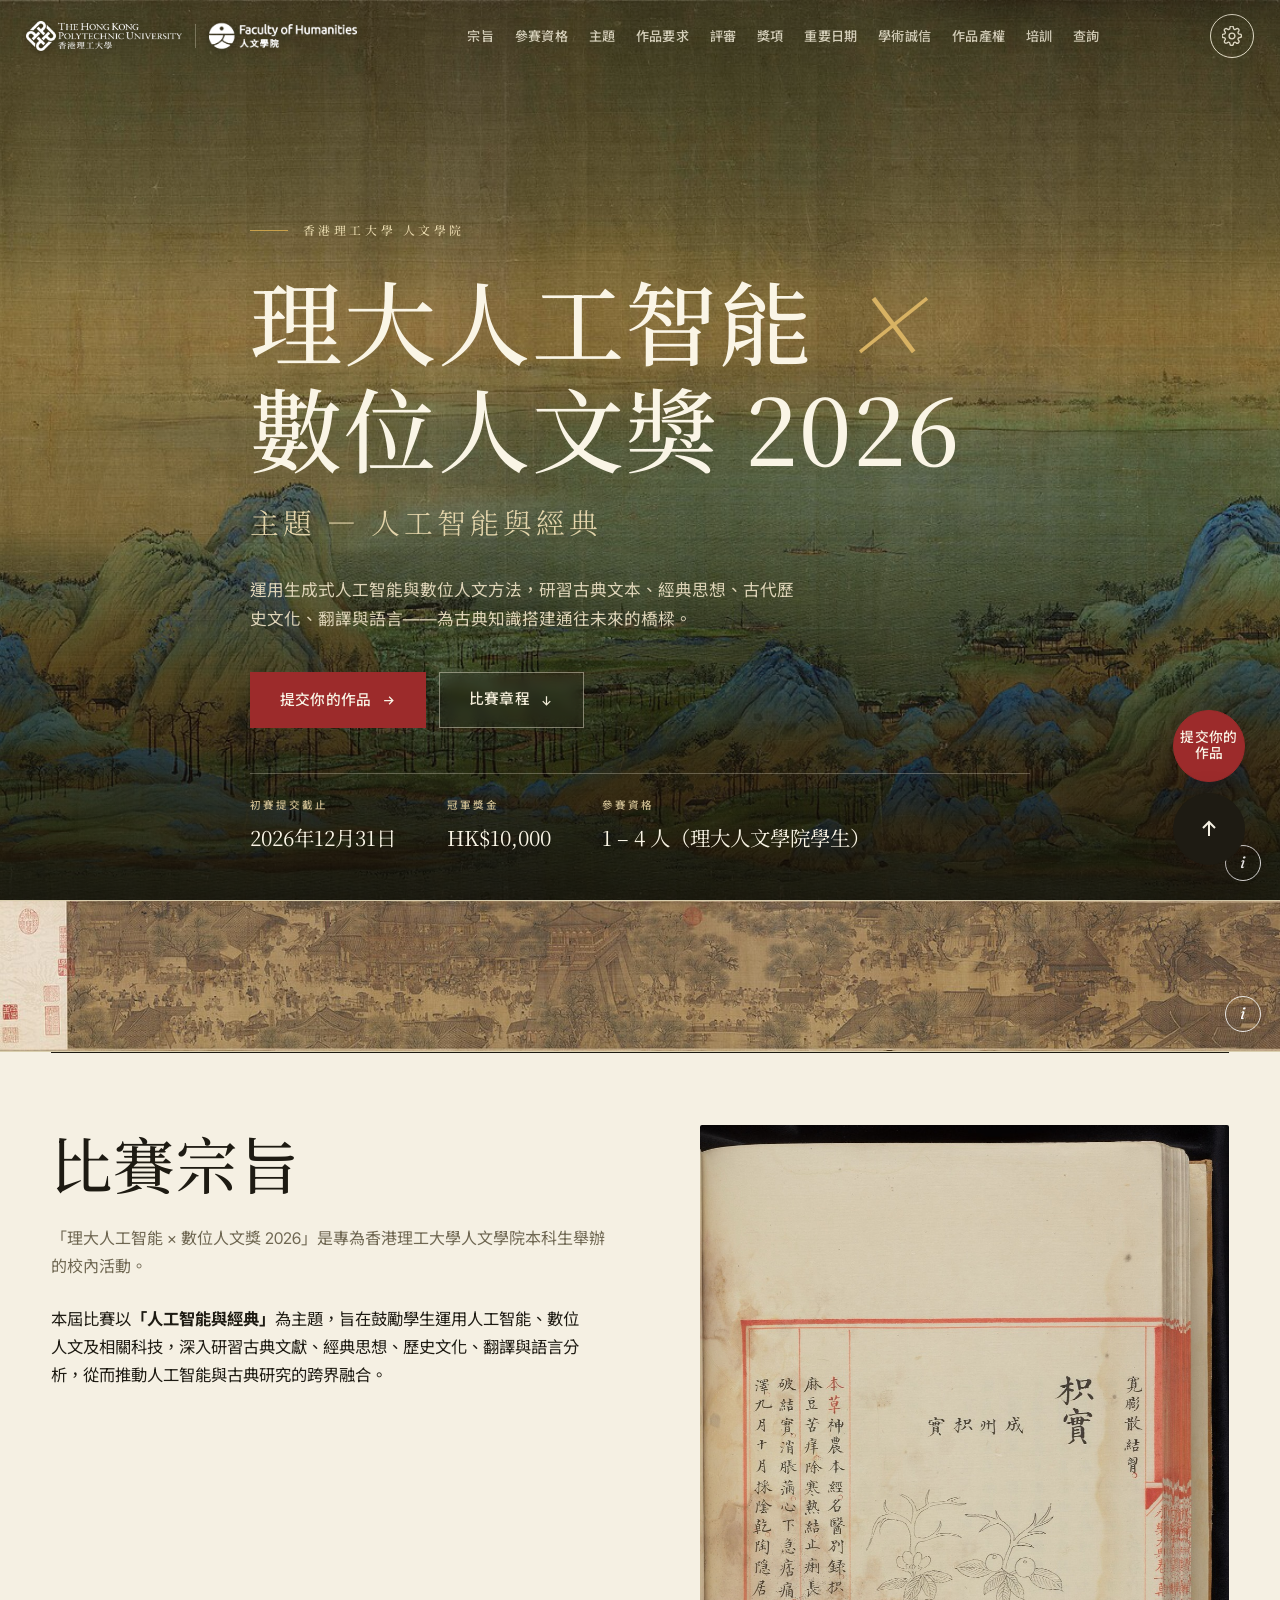
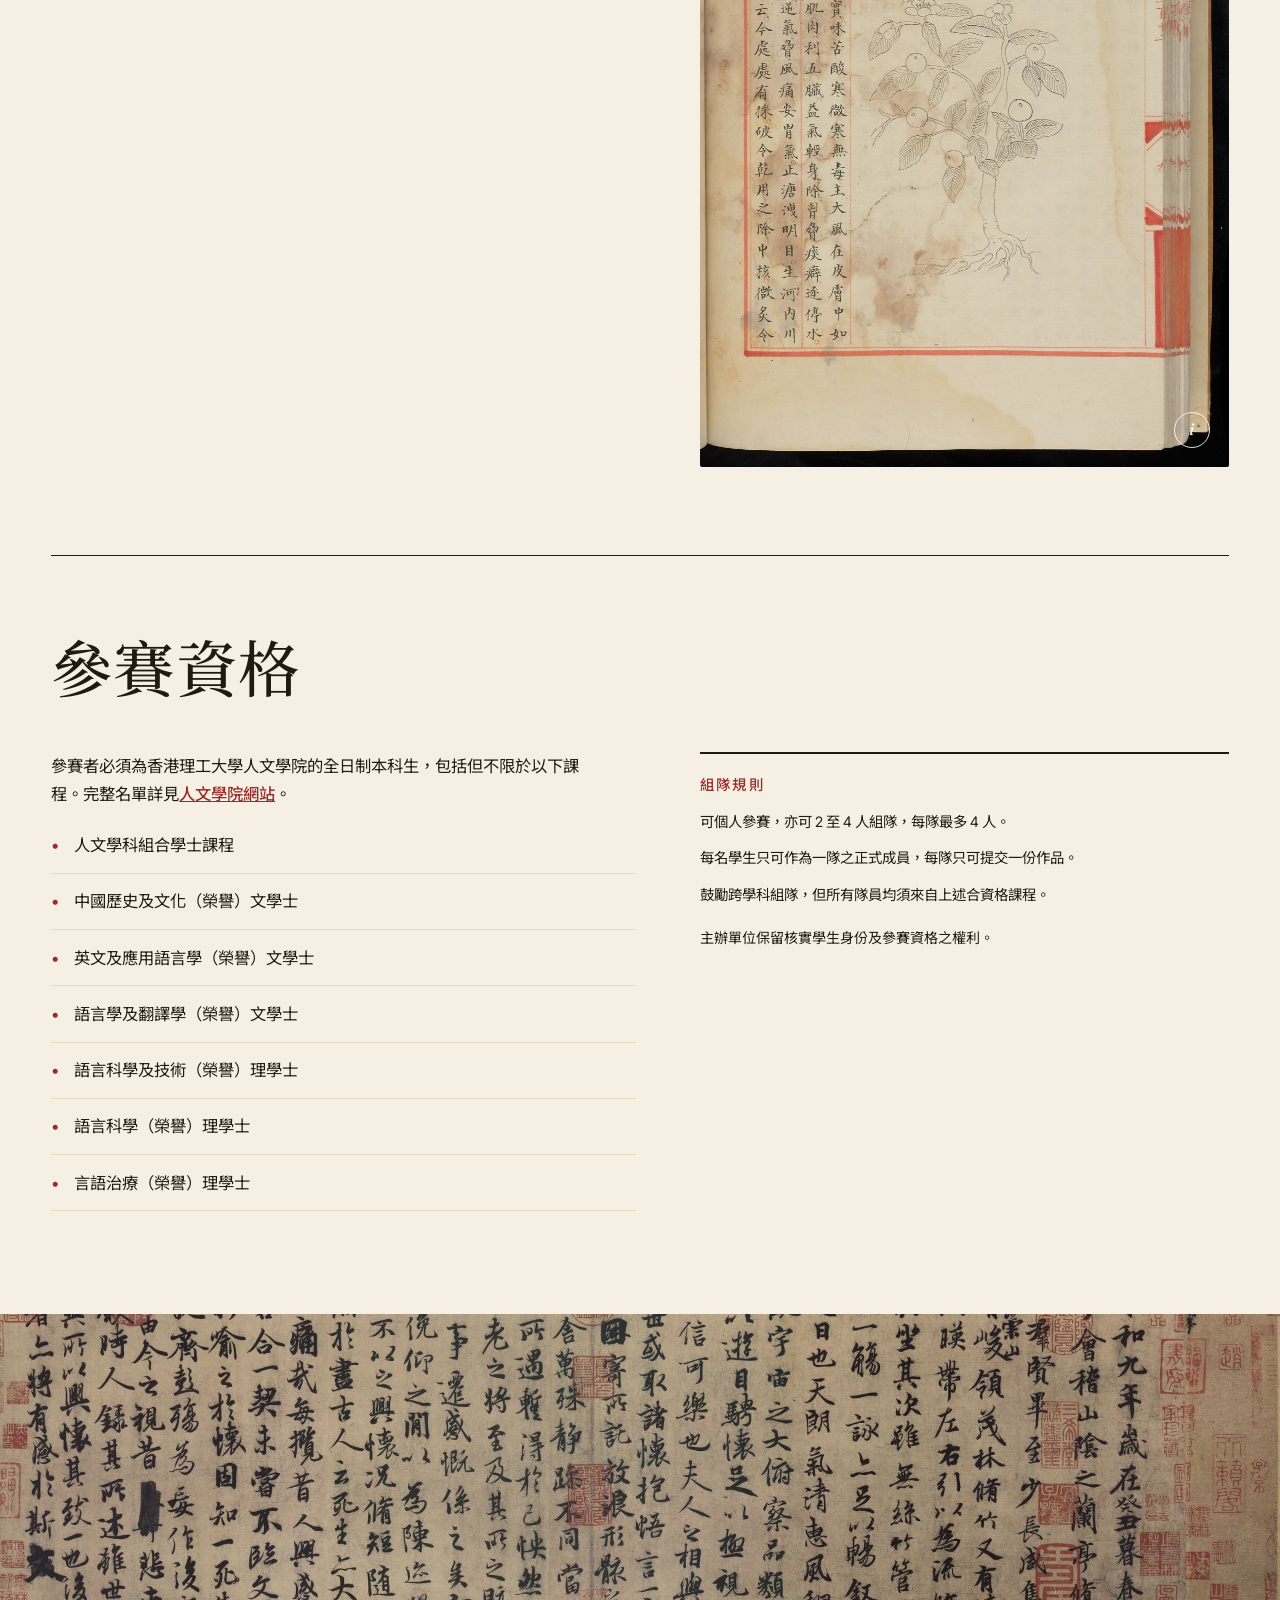
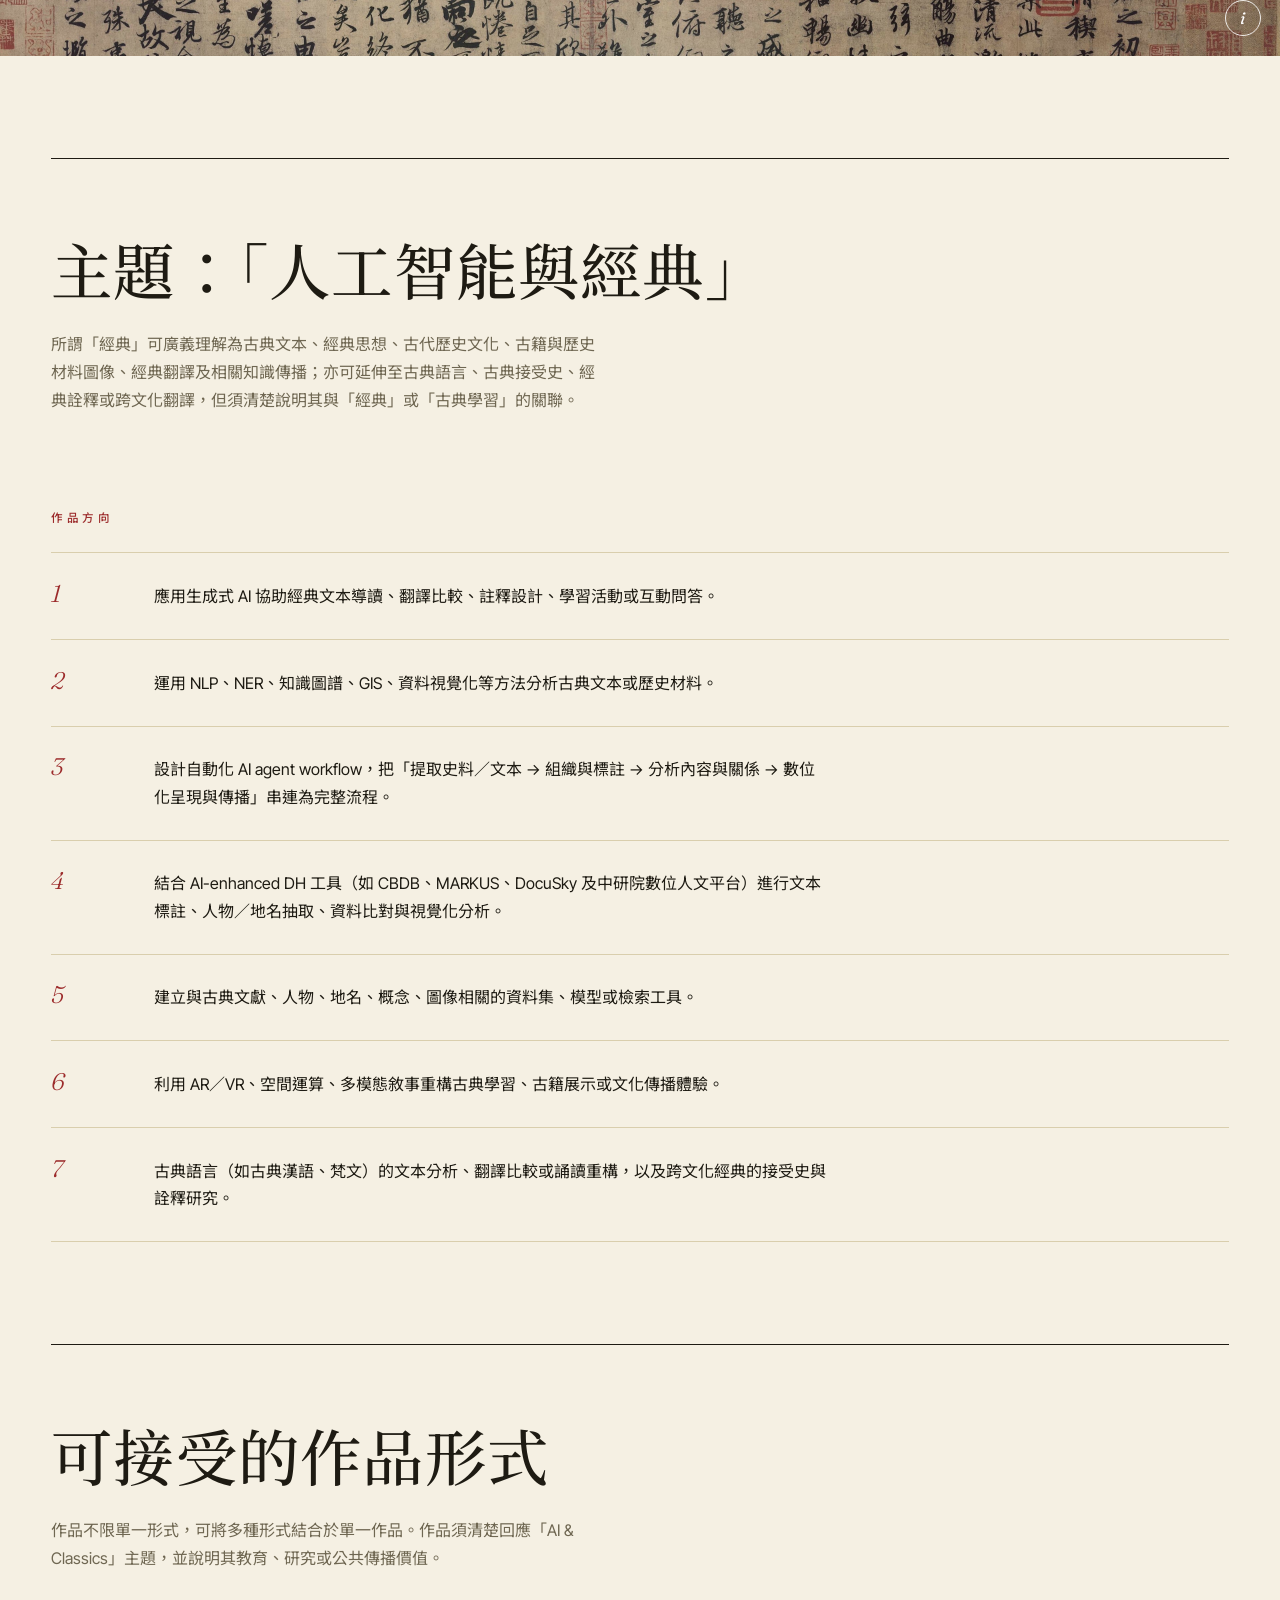
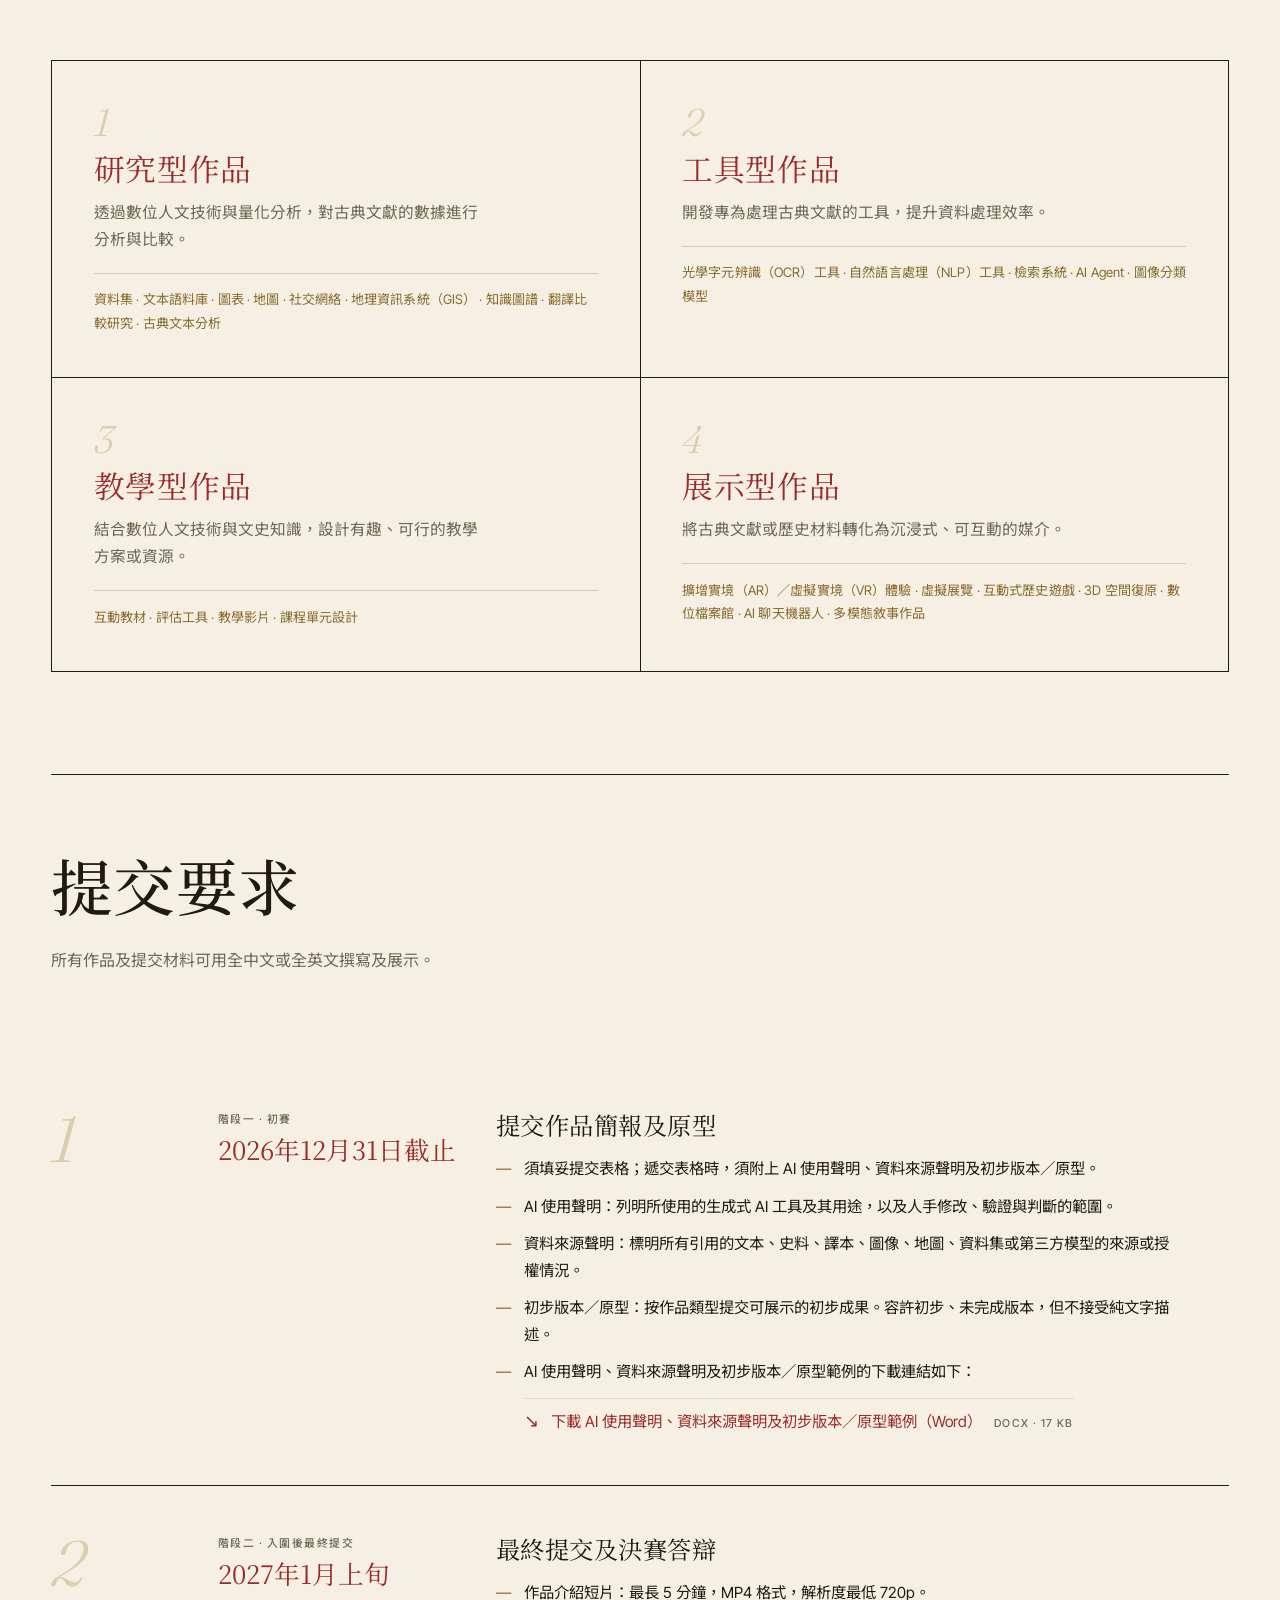
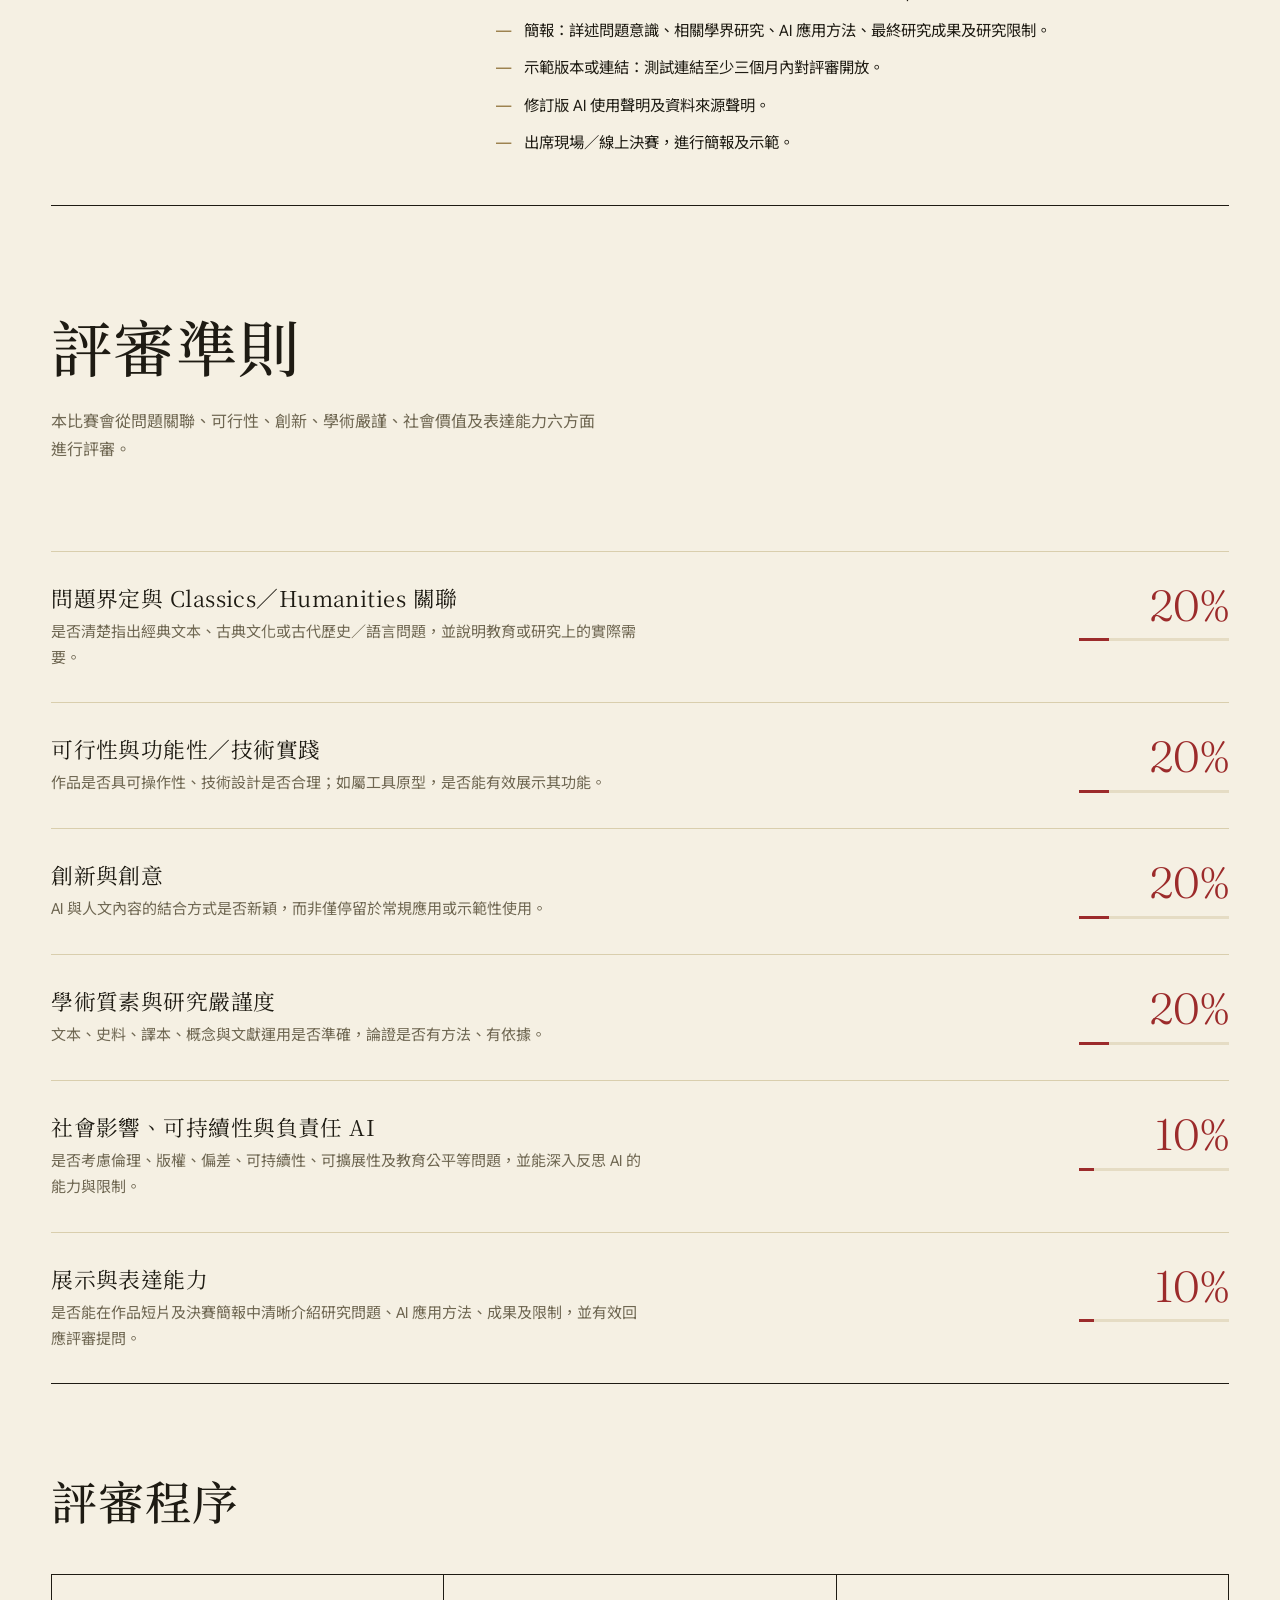
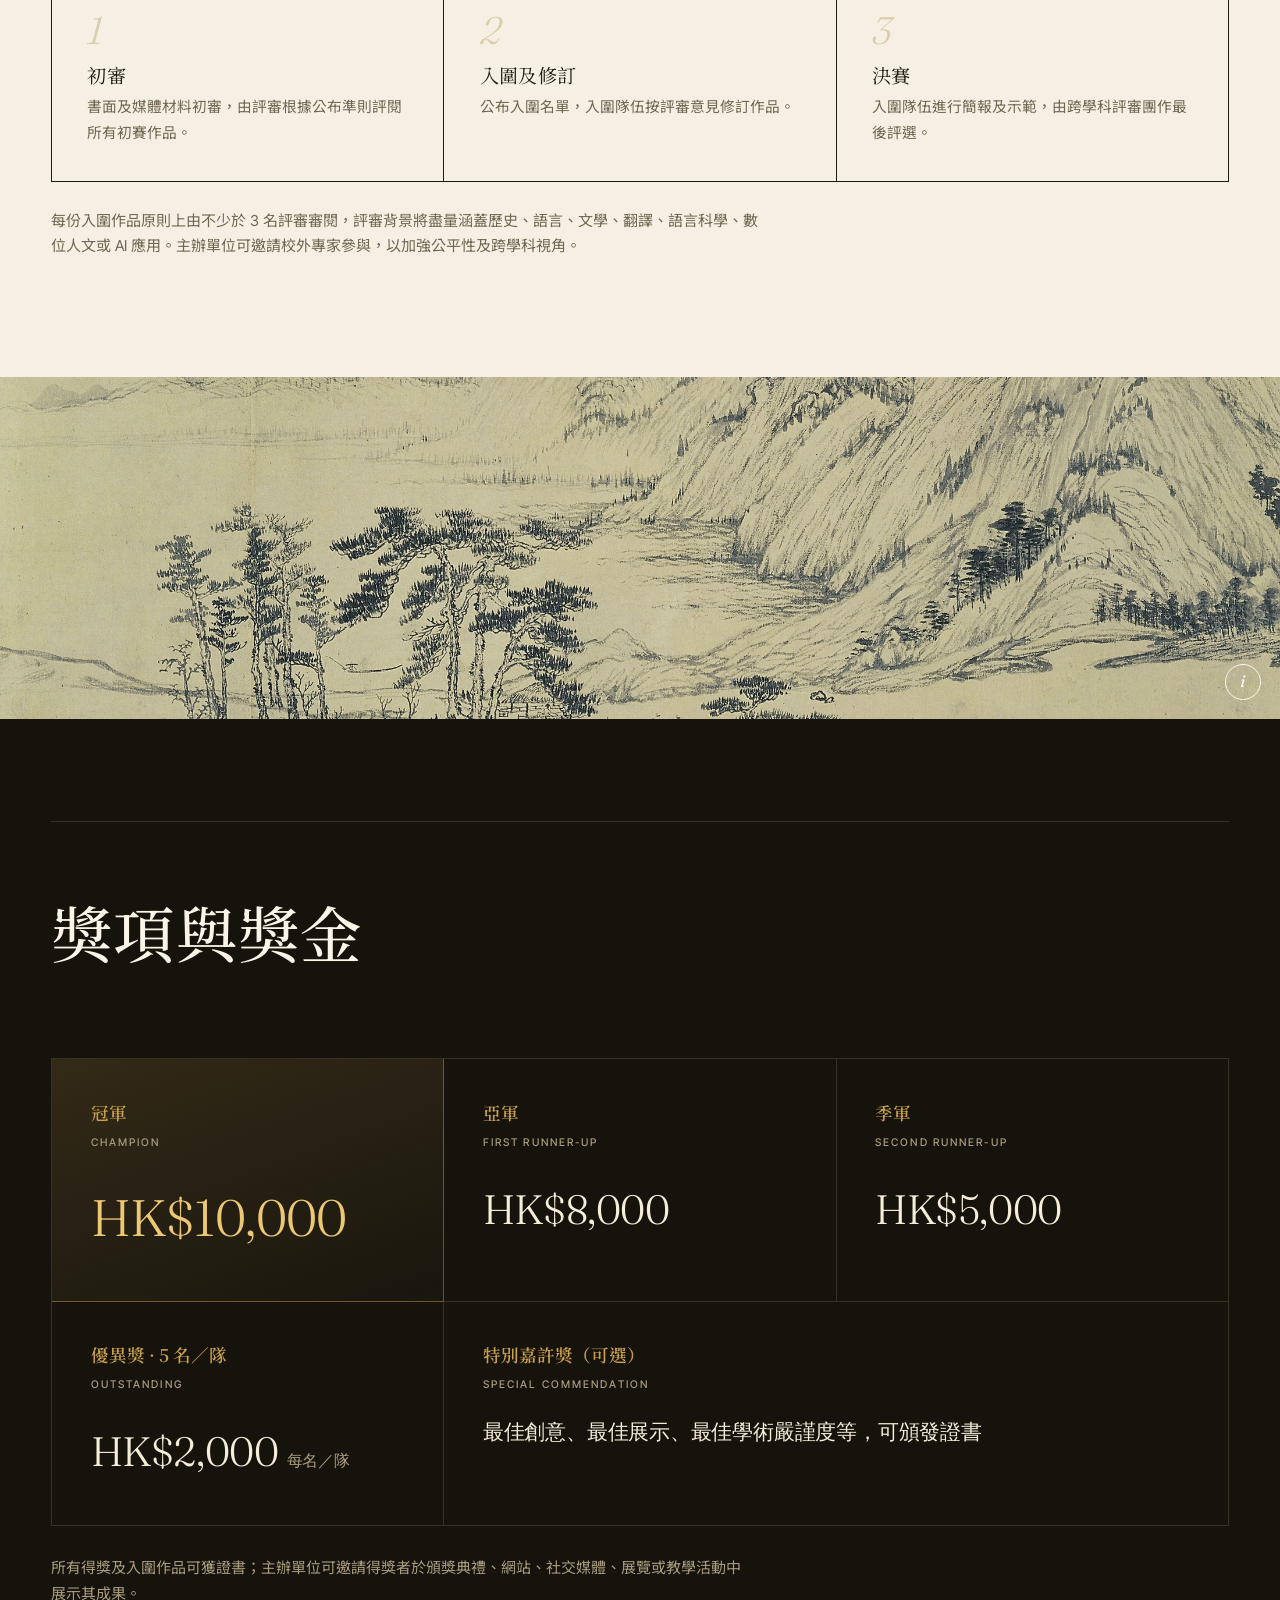
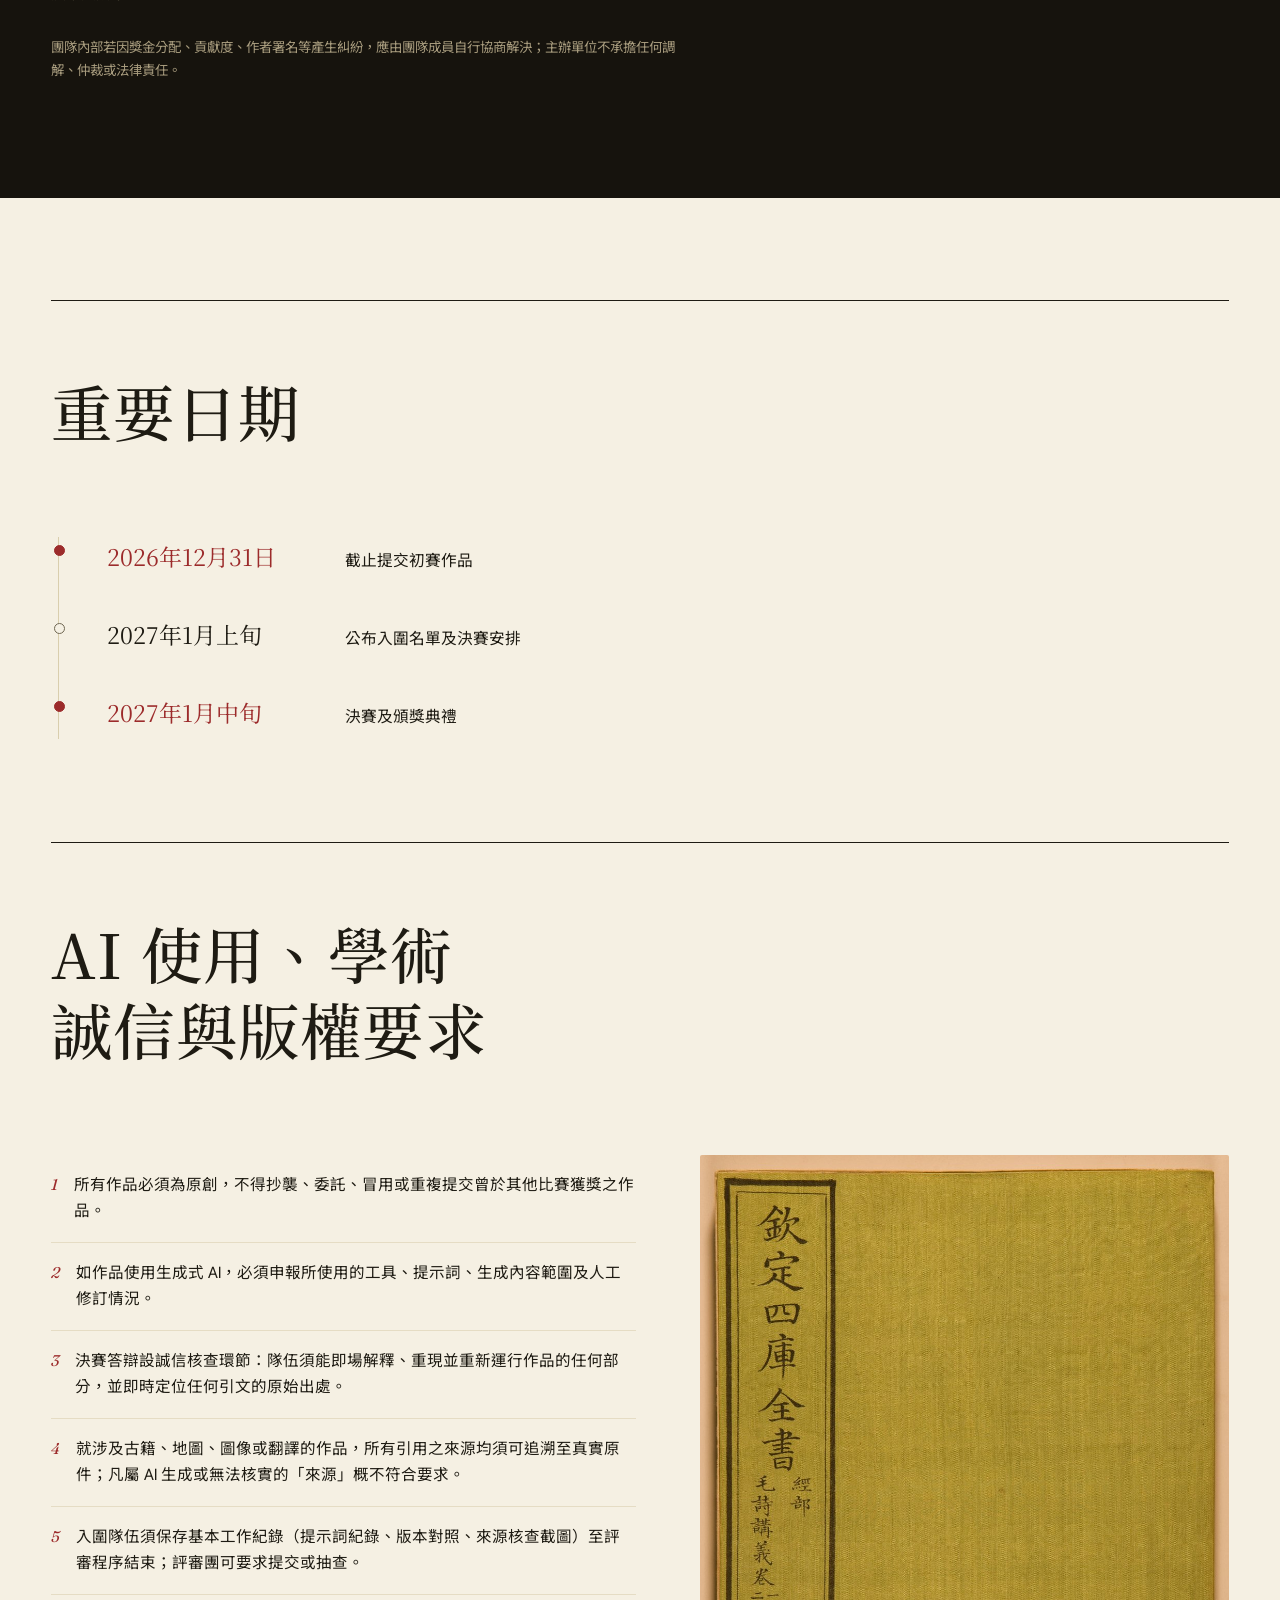
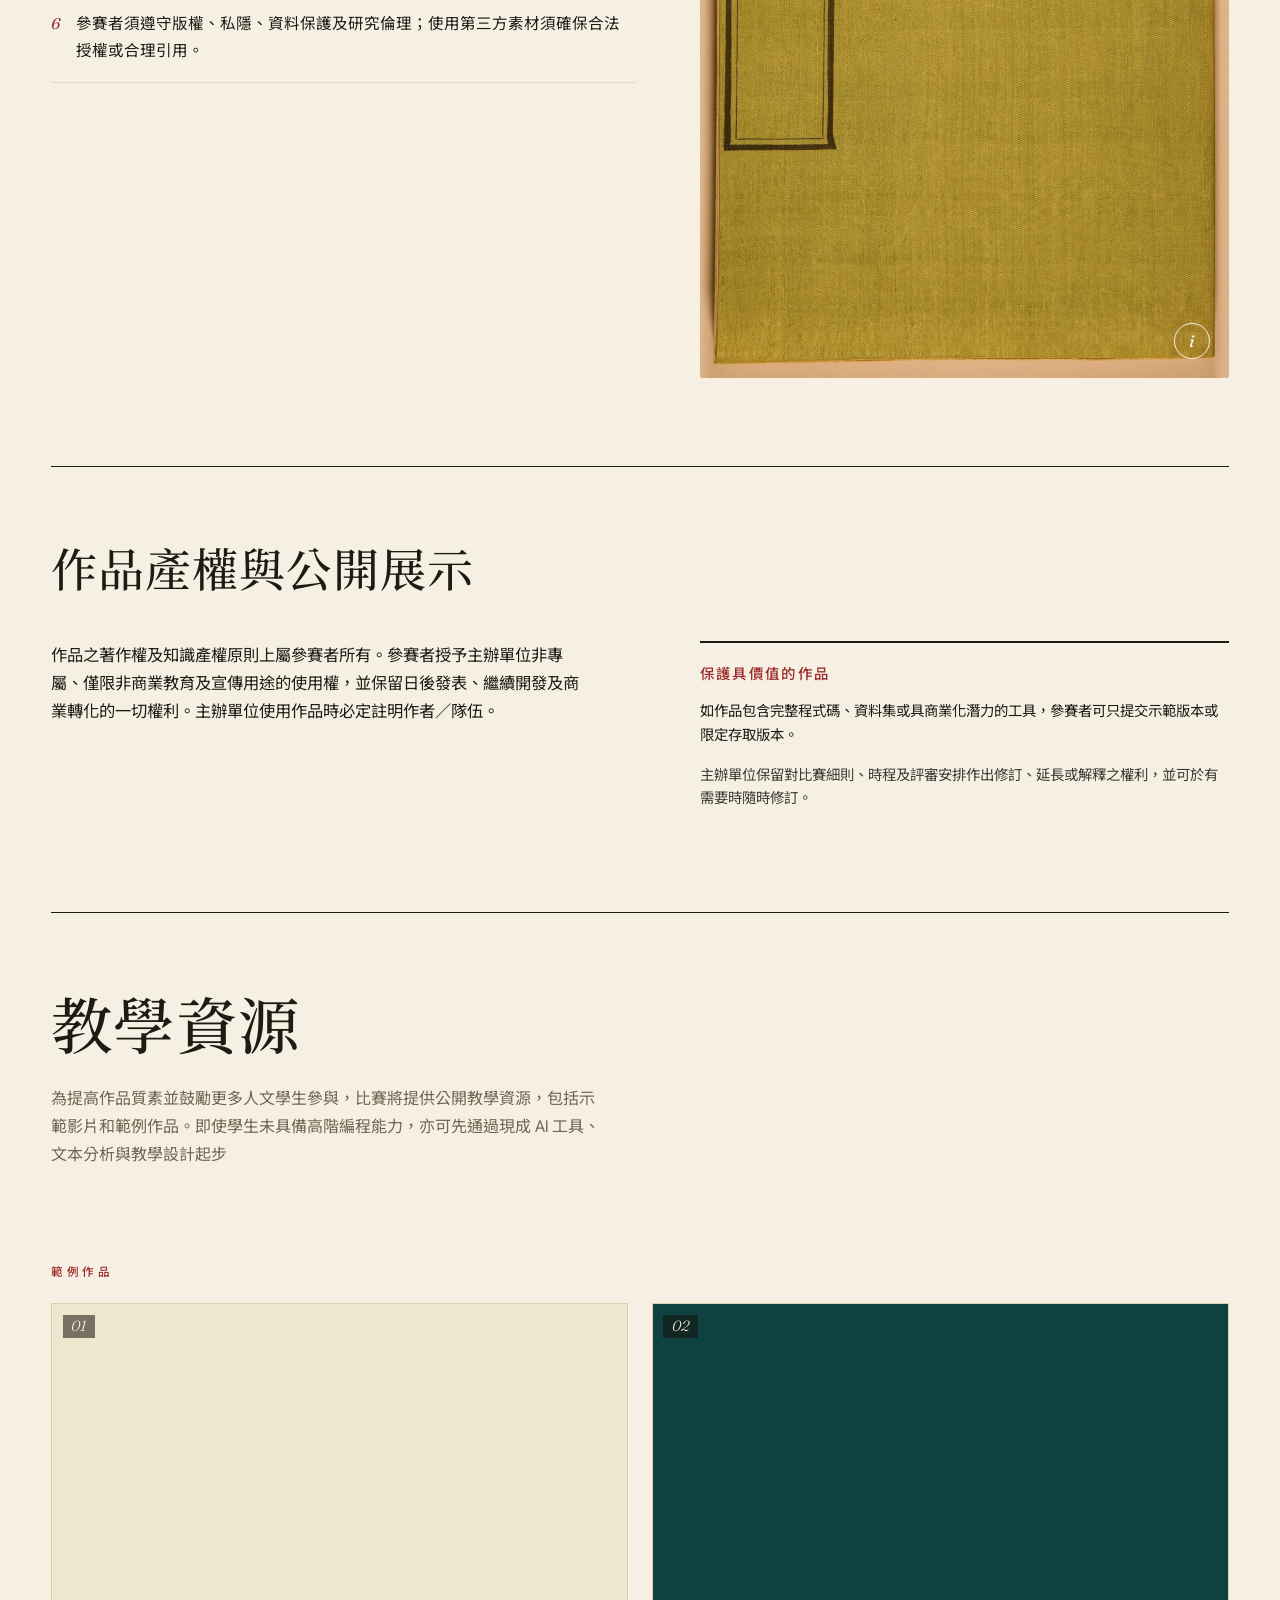
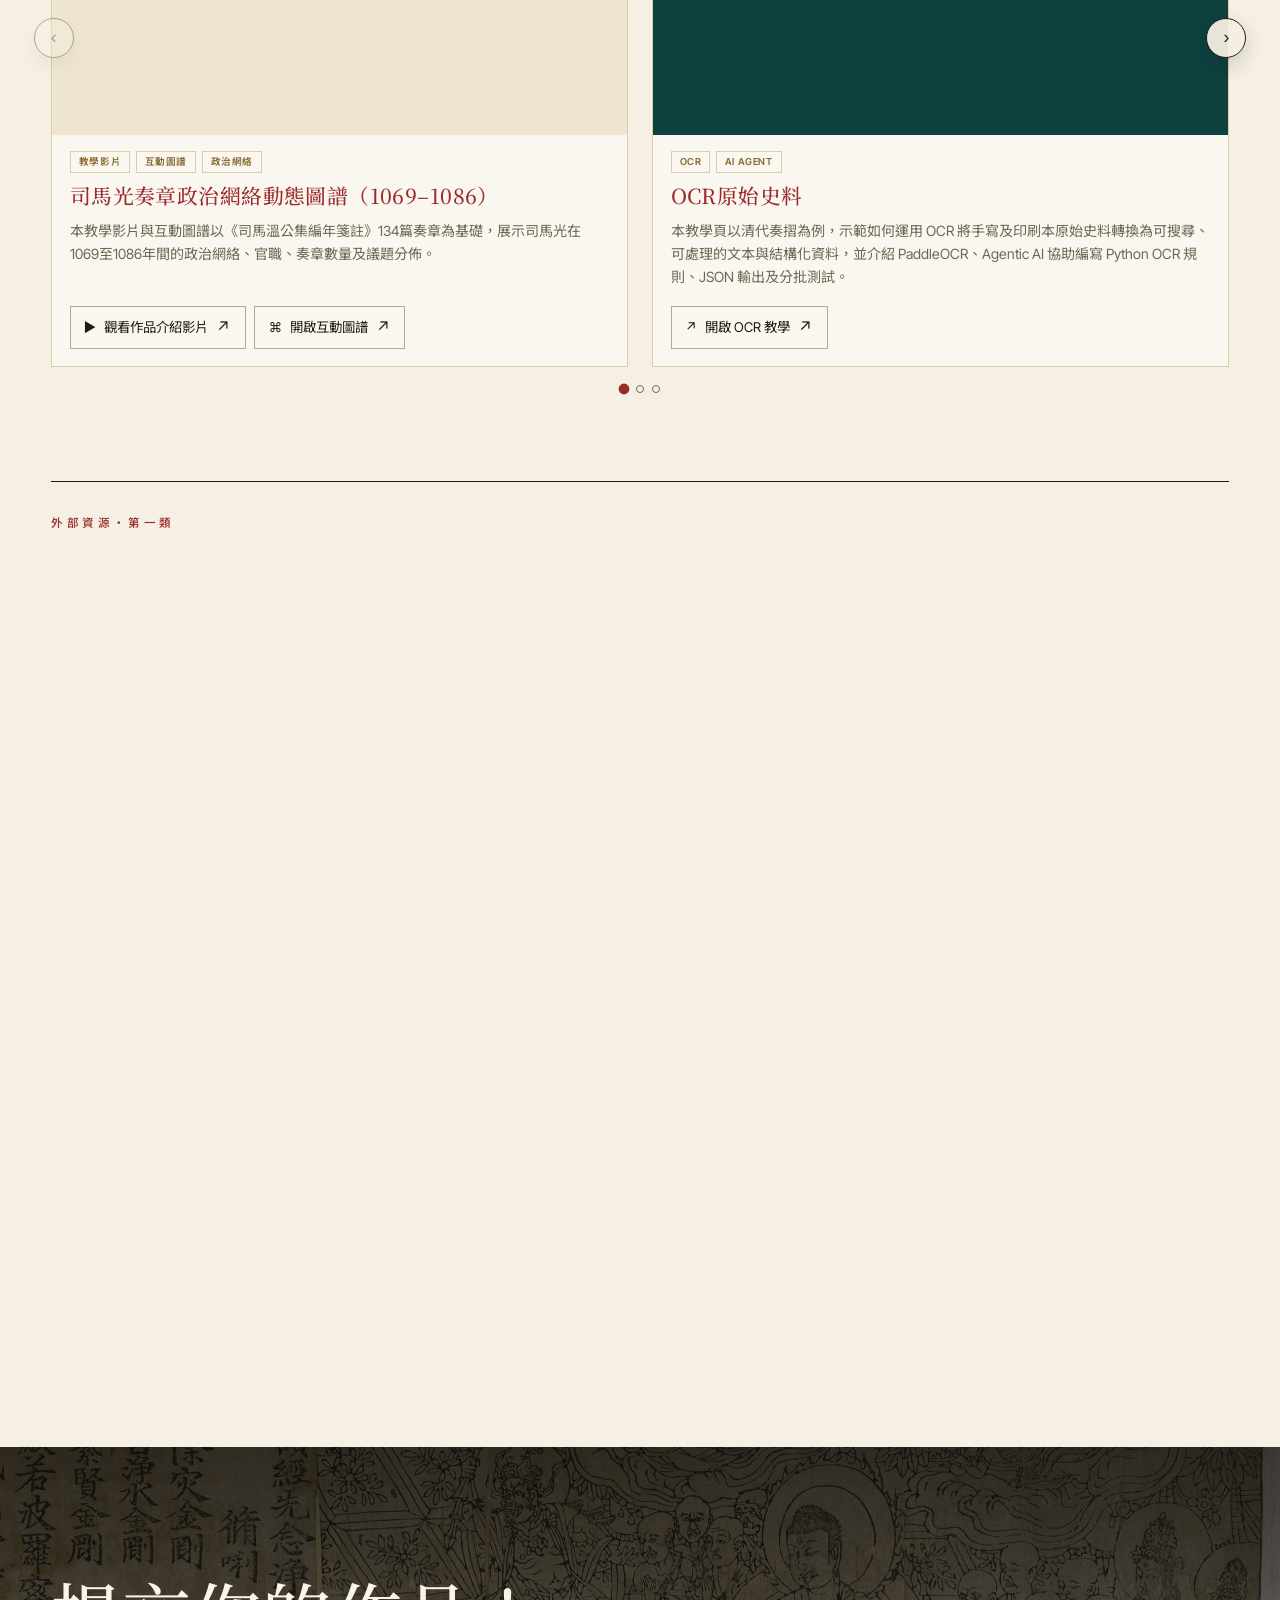
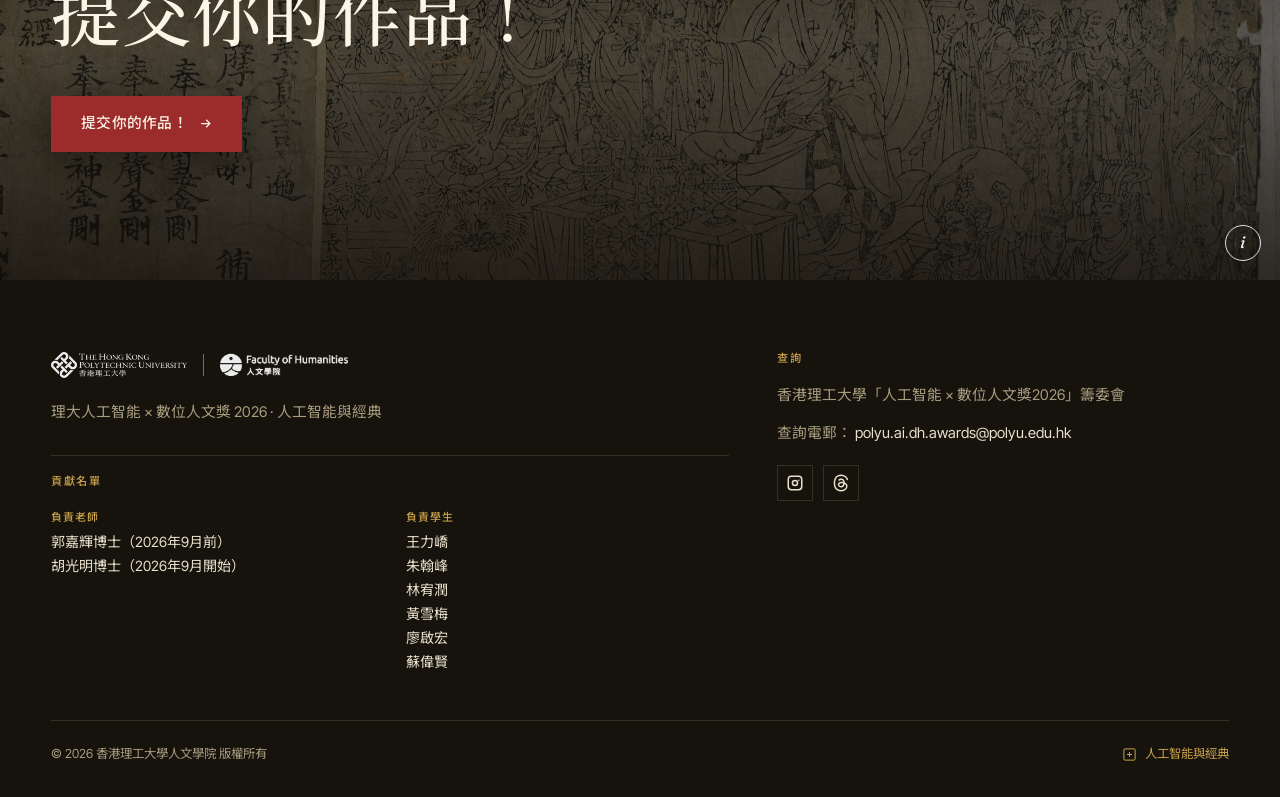
<file: website/index.html>
<!DOCTYPE html>
<html lang="zh-Hant" class="lang-zh">
<head>
<meta charset="UTF-8" />
<meta name="viewport" content="width=device-width, initial-scale=1.0" />
<title>理大人工智能 × 數位人文獎 2026</title>
<meta name="description" content="An internal competition for PolyU Faculty of Humanities undergraduates. Theme: AI & Classics. 香港理工大學人文學院校內比賽，主題：人工智能與經典。" />
<link rel="icon" type="image/png" href="assets/polyu-favicon.png?v=2" sizes="64x64" />
<link rel="shortcut icon" type="image/png" href="assets/polyu-favicon.png?v=2" />
<link rel="preconnect" href="https://fonts.googleapis.com" />
<link rel="preconnect" href="https://fonts.gstatic.com" crossorigin />
<link href="https://fonts.googleapis.com/css2?family=Fraunces:ital,opsz,wght@0,9..144,300;0,9..144,400;0,9..144,500;0,9..144,600;1,9..144,300;1,9..144,400&family=Inter+Tight:wght@400;500;600&family=Noto+Serif+TC:wght@400;500;600;700&family=Noto+Sans+TC:wght@300;400;500&display=swap" rel="stylesheet" />
<style>
  :root{
    --paper:#f5f0e3;
    --paper-2:#ede6d2;
    --ink:#1e1b13;
    --ink-soft:#6f6752;
    --seal:#9c2b2b;
    --seal-deep:#7e2020;
    --bronze:#8a6a2f;
    --line:#d9cead;
    --line-soft:#e5dcc4;
    --dark:#16130d;
    --dark-2:#1e1a12;
    --dark-line:#35301f;
    --dark-text:#e9e1cc;
    --dark-soft:#a89c7e;
    --maxw:1360px;
    --gutter:clamp(1.25rem,4vw,3.5rem);
  }
  *{box-sizing:border-box}
  html{scroll-behavior:smooth;font-size:calc(16px * var(--font-scale, 1))}
  @media (prefers-reduced-motion:reduce){html{scroll-behavior:auto}}
  body{
    margin:0;background:var(--paper);color:var(--ink);
    font-family:"Inter Tight","Noto Sans TC",system-ui,sans-serif;
    font-weight:400;font-size:clamp(.9375rem,1.02rem,1.0625rem);line-height:1.72;
    -webkit-font-smoothing:antialiased;text-rendering:optimizeLegibility;overflow-x:hidden;
  }
  img{max-width:100%;display:block}
  a{color:inherit}
  h1,h2,h3,h4{font-family:"Fraunces","Noto Serif TC",Georgia,serif;font-weight:400;line-height:1.06;letter-spacing:-.015em;margin:0}
  .lang-zh h1,.lang-zh h2,.lang-zh h3,.lang-zh h4{font-family:"Noto Serif TC","Fraunces",serif;font-weight:500;letter-spacing:.02em;line-height:1.24}
  .wrap{max-width:var(--maxw);margin:0 auto;padding-left:var(--gutter);padding-right:var(--gutter)}

  ::selection{background:var(--seal);color:var(--paper)}

  /* ---------- LANGUAGE VISIBILITY ---------- */
  .lang-en .zh-only{display:none !important}
  .lang-zh .en-only{display:none !important}

  /* ---------- SMALL SYSTEM ---------- */
  .label{display:inline-flex;align-items:center;gap:.7rem;font-family:"Inter Tight","Noto Sans TC",sans-serif;font-weight:500;font-size:.72rem;letter-spacing:.28em;text-transform:uppercase;color:var(--ink-soft)}
  .lang-zh .label{letter-spacing:.3em}
  .label .ord{font-family:"Noto Serif TC",serif;font-weight:600;color:var(--seal);letter-spacing:.1em}
  .label::before{content:"";width:2rem;height:1px;background:var(--seal);flex:0 0 auto}
  .label.bare::before{display:none}
  [data-nav-anchor]{scroll-margin-top:150px}
  .on-dark .label{color:var(--dark-soft)}
  .on-dark .label .ord{color:#c8a04b}
  .on-dark .label::before{background:#c8a04b}

  .font-size-0{--font-scale:.9}
  .font-size-1{--font-scale:1}
  .font-size-2{--font-scale:1.15}
  .font-size-3{--font-scale:1.35}
  .font-size-4{--font-scale:1.5}

  .btn{display:inline-flex;align-items:center;justify-content:center;gap:.6rem;font-family:"Inter Tight","Noto Sans TC",sans-serif;font-weight:500;font-size:.92rem;letter-spacing:.02em;padding:.9rem 1.8rem;border-radius:0;text-decoration:none;border:1px solid transparent;cursor:pointer;transition:transform .25s cubic-bezier(.2,.7,.2,1),background .25s,color .25s,border-color .25s;min-height:48px;white-space:nowrap}
  .btn svg{width:15px;height:15px;flex:0 0 auto;transition:transform .25s}
  .btn:hover svg{transform:translateX(3px)}
  .btn-down:hover svg{transform:translateY(3px)}
  .btn-seal{background:var(--seal);color:#f8f2e4;border-color:var(--seal)}
  .btn-seal:hover{background:var(--seal-deep);border-color:var(--seal-deep)}
  .btn-ink{background:var(--ink);color:var(--paper);border-color:var(--ink)}
  .btn-ink:hover{background:#000}
  .btn-line{background:transparent;color:var(--ink);border-color:rgba(30,27,19,.35)}
  .btn-line:hover{border-color:var(--ink)}
  .btn-paper{background:var(--paper);color:var(--ink);border-color:var(--paper)}
  .btn-paper:hover{background:#fff}
  .btn-ghost{background:rgba(22,19,13,.16);backdrop-filter:blur(6px);color:#f4eeda;border-color:rgba(244,238,218,.45)}
  .btn-ghost:hover{border-color:#f4eeda;background:rgba(244,238,218,.12)}
  :focus-visible{outline:2px solid var(--seal);outline-offset:3px;border-radius:4px}

  /* ---------- HEADER ---------- */
  header.site{position:fixed;top:0;left:0;right:0;z-index:80;transition:background .35s,border-color .35s,color .35s;border-bottom:1px solid transparent;color:#f4eeda}
  header.site .bar{
    display:flex;
    align-items:center;
    gap:1.2rem;
    height:72px;
    width:100%;
    max-width:none;
    margin:0;
    padding-left:clamp(.9rem,2vw,1.6rem);
    padding-right:clamp(.9rem,2vw,1.6rem);
  }
  header.site.solid{background:rgba(245,240,227,.92);backdrop-filter:blur(12px) saturate(1.3);border-bottom-color:var(--line-soft);color:var(--ink)}
  .brand{display:flex;align-items:center;gap:.8rem;min-width:0;flex:0 0 auto;text-decoration:none}
  .brand a{display:inline-flex;align-items:center;line-height:0}
  .brand img{width:auto;object-fit:contain;transition:filter .35s}
  .brand .polyu-logo{height:30px}
  .brand .faculty-logo{height:30px}
  .brand .divider{width:1px;height:24px;background:currentColor;opacity:.3}
  header.site:not(.solid) .brand img{filter:brightness(0) invert(1) drop-shadow(0 1px 4px rgba(0,0,0,.35))}
  nav.top{flex:1 1 auto;display:flex;align-items:center;justify-content:center;gap:.1rem;overflow:hidden}
  nav.top a{text-decoration:none;font-size:.82rem;font-weight:500;letter-spacing:.02em;opacity:.82;padding:.45rem .6rem;border-radius:0;white-space:nowrap;transition:opacity .2s,background .2s}
  nav.top a:hover{opacity:1}
  nav.top a.current{opacity:1;background:rgba(156,43,43,.12);color:var(--seal)}
  header.site:not(.solid) nav.top a.current{background:rgba(244,238,218,.18);color:#fff}
  .header-right{display:flex;align-items:center;gap:.65rem;flex:0 0 auto;margin-left:auto}

  .settings{position:relative}
  .settings-toggle,.menu-toggle{background:none;border:1px solid currentColor;border-radius:50%;width:44px;height:44px;cursor:pointer;align-items:center;justify-content:center;color:inherit;opacity:.9}
  .settings-toggle{display:inline-flex}
  .settings-toggle svg,.menu-toggle svg{width:20px;height:20px}
  .settings-panel{position:absolute;right:0;top:calc(100% + .7rem);width:min(260px,calc(100vw - 2rem));padding:1rem;background:var(--paper);color:var(--ink);border:1px solid var(--line);box-shadow:0 18px 42px rgba(22,19,13,.18);display:none}
  .settings-panel.open{display:block}
  .settings-group+.settings-group{margin-top:1rem;padding-top:1rem;border-top:1px solid var(--line-soft)}
  .settings-label{display:block;font-size:.68rem;font-weight:600;letter-spacing:.18em;text-transform:uppercase;color:var(--ink-soft);margin-bottom:.55rem}
  .setting-options{display:grid;grid-template-columns:1fr 1fr;gap:.45rem}
  .font-stepper{display:grid;grid-template-columns:44px 1fr 44px;align-items:center;gap:.45rem}
  .ls-btn,.fs-btn{font-family:"Inter Tight","Noto Sans TC",sans-serif;font-weight:600;font-size:.84rem;line-height:1;border:1px solid var(--line);background:transparent;color:inherit;padding:.65rem .7rem;border-radius:0;cursor:pointer;min-height:38px;opacity:.75;transition:background .2s,color .2s,opacity .2s,border-color .2s}
  .ls-btn{font-family:"Noto Serif TC",serif}
  .ls-btn[data-lang="en"]{font-family:"Inter Tight",sans-serif;font-size:.76rem;letter-spacing:.06em}
  .fs-btn{font-size:1.15rem;padding:.55rem .6rem}
  .font-value{text-align:center;border:1px solid var(--line);min-height:38px;display:flex;align-items:center;justify-content:center;font-weight:600;color:var(--ink);background:rgba(255,255,255,.35)}
  .ls-btn.active{background:var(--seal);border-color:var(--seal);color:#f8f2e4;opacity:1}
  .fs-btn:disabled{opacity:.32;cursor:not-allowed}
  .ls-btn:not(.active):hover,.fs-btn:not(.active):hover{opacity:1;border-color:var(--ink)}

  .float-actions{position:fixed;right:clamp(1rem,3vw,2.2rem);bottom:calc(clamp(1rem,3vw,2.2rem) + env(safe-area-inset-bottom));z-index:90;display:grid;gap:.7rem}
  .nav-cta,.top-cta{width:calc(72px * var(--font-scale, 1));height:calc(72px * var(--font-scale, 1));min-height:calc(72px * var(--font-scale, 1));padding:.4rem;border-radius:50%;box-shadow:0 18px 42px rgba(40,12,12,.32);white-space:normal;text-align:center;line-height:1.15;font-size:.86rem}
  .top-cta svg{width:24px;height:24px;transform:none}
  .top-cta:hover svg{transform:translateY(-3px)}
  .menu-toggle{display:none}

  @media (max-width:1180px){
    nav.top{display:none}
    .menu-toggle{display:inline-flex}
  }
  .nav-compact nav.top{display:none}
  .nav-compact .menu-toggle{display:inline-flex}
  @media (max-width:700px){
    header.site .bar{gap:.75rem}
    .brand{flex:1 1 auto;overflow:hidden;gap:.55rem}
    .float-actions{right:1rem;bottom:calc(1rem + env(safe-area-inset-bottom))}
    .nav-cta,.top-cta{width:calc(62px * var(--font-scale, 1));height:calc(62px * var(--font-scale, 1));min-height:calc(62px * var(--font-scale, 1));font-size:.76rem}
    .brand .en-logo,.brand .divider{display:none}
  }

  /* mobile drawer */
  .drawer{position:fixed;inset:0;z-index:100;background:rgba(22,19,13,.94);backdrop-filter:blur(12px) saturate(1.2);color:var(--dark-text);border:1px solid var(--dark-line);transform:translateY(-102%);transition:transform .45s cubic-bezier(.65,0,.2,1);display:flex;flex-direction:column;padding:1.4rem var(--gutter) 2rem;overflow:auto;box-shadow:0 18px 42px rgba(0,0,0,.34)}
  .drawer.open{transform:translateY(0)}
  .drawer-head{display:flex;justify-content:flex-end;align-items:center;margin-bottom:1rem}
  .drawer-close-toggle{display:inline-flex}
  .drawer nav{display:flex;flex-direction:column}
  .drawer nav a{text-decoration:none;color:var(--dark-text);font-family:"Fraunces","Noto Serif TC",serif;font-size:clamp(1.5rem,4.5vh,2rem);padding:.55rem 0;border-bottom:1px solid var(--dark-line);display:flex;justify-content:space-between;align-items:baseline;gap:1rem;transition:color .2s,padding-left .25s}
  .lang-zh .drawer nav a{font-family:"Noto Serif TC",serif}
  .drawer nav a:hover{color:#fff;padding-left:.4rem}
  .drawer nav a.current{color:#c8a04b}
  .drawer .menu-group{font-family:"Inter Tight","Noto Sans TC",sans-serif;font-size:.72rem;letter-spacing:.22em;text-transform:uppercase;color:#c8a04b;margin:1.2rem 0 .25rem}
  .drawer nav a.sub{font-size:clamp(1.05rem,2.8vh,1.34rem);padding:.42rem 0 .42rem 1.1rem}
  .drawer nav a.sub:hover{padding-left:1.45rem}
  .drawer .btn{margin-top:1.6rem}
  @media (min-width:900px){
    .drawer{left:auto;width:min(360px,92vw);box-shadow:0 18px 42px rgba(0,0,0,.34);padding:1.2rem 1.6rem 1.8rem}
    .drawer-head{display:none}
    .drawer nav a{font-size:clamp(1.25rem,3vh,1.72rem);padding:.48rem 0}
    .drawer nav a.sub{font-size:clamp(.98rem,2.4vh,1.18rem)}
  }

  /* ---------- HERO ---------- */
  .hero{position:relative;min-height:100svh;display:flex;flex-direction:column;justify-content:flex-end;color:#f6f0dd;isolation:isolate}
  .hero .bg{position:absolute;inset:0;z-index:-2;background:url("assets/hist-hero-mountains.jpg") center 30%/cover no-repeat var(--dark)}
  .hero .shade{position:absolute;inset:0;z-index:-1;background:
    linear-gradient(180deg,rgba(18,15,8,.42) 0%,rgba(18,15,8,.05) 34%,rgba(16,13,7,.18) 58%,rgba(14,11,6,.82) 100%)}
  .hero-inner{padding-top:9rem;padding-bottom:clamp(2.2rem,5vh,4rem)}
  .hero .kicker{font-size:.74rem;letter-spacing:.34em;text-transform:uppercase;font-weight:500;color:#e8d9ae;margin-bottom:1.6rem;display:flex;align-items:center;gap:.9rem}
  .hero .kicker::before{content:"";width:2.4rem;height:1px;background:#c8a04b}
  .lang-zh .hero .kicker{letter-spacing:.3em;font-family:"Noto Serif TC",serif}
  .hero h1{font-size:clamp(2.7rem,7.2vw,6.2rem);font-weight:300;letter-spacing:-.02em;max-width:16ch;color:#faf5e6;text-wrap:balance}
  .lang-zh .hero h1{font-weight:500;letter-spacing:.02em;line-height:1.16;max-width:15ch}
  .hero h1 .amp{font-style:italic;font-weight:300;color:#d8b263}
  .hero .zh-title{font-family:"Fraunces","Noto Serif TC",serif;font-style:italic;font-weight:300;font-size:clamp(1.15rem,2.4vw,1.8rem);color:#e4d5ab;letter-spacing:.04em;margin-top:1.1rem}
  .lang-zh .hero .zh-title{font-style:normal;font-family:"Noto Serif TC",serif;letter-spacing:.14em}
  .hero p.lead{max-width:56ch;margin:1.8rem 0 0;font-size:clamp(1rem,1.3vw,1.14rem);color:#ded4b8;line-height:1.75;font-weight:400}
  .hero p.lead strong{color:#fff;font-weight:500}
  .hero .cta-row{display:flex;flex-wrap:wrap;gap:.8rem;margin-top:2.4rem}
  .hero .meta{display:grid;grid-template-columns:repeat(4,auto);justify-content:start;gap:clamp(1.4rem,4vw,4rem);margin-top:clamp(2.2rem,5vh,3.6rem);border-top:1px solid rgba(244,238,218,.28);padding-top:1.4rem}
  @media (max-width:760px){.hero .meta{grid-template-columns:1fr 1fr;gap:1.2rem 2rem}}
  .hero .meta .k{font-size:.66rem;letter-spacing:.22em;text-transform:uppercase;color:#c9b98e;font-weight:500}
  .lang-zh .hero .meta .k{letter-spacing:.18em}
  .hero .meta .v{font-family:"Fraunces","Noto Serif TC",serif;font-size:clamp(1.05rem,1.6vw,1.35rem);margin-top:.3rem;color:#faf5e6}
  .lang-zh .hero .meta .v{font-family:"Noto Serif TC",serif}
  .hero .credit{display:none}

  .art-info{position:absolute;right:clamp(.8rem,2vw,1.2rem);bottom:clamp(.8rem,2vw,1.2rem);z-index:5;display:flex;flex-direction:row-reverse;align-items:center;justify-content:flex-start;width:36px;height:36px;max-width:min(72vw,22rem);padding:0;border:1px solid rgba(255,255,255,.86);border-radius:50%;background:transparent;color:#fff;text-decoration:none;overflow:hidden;transition:width .28s ease,background .28s ease,border-color .28s ease,border-radius .28s ease;cursor:help}
  .art-info .i{display:grid;place-items:center;width:34px;height:34px;flex:0 0 34px;font-family:"Fraunces",serif;font-style:italic;font-size:1.05rem;line-height:1;color:#fff}
  .art-info .txt{display:block;max-width:0;opacity:0;white-space:nowrap;overflow:hidden;font-size:.68rem;letter-spacing:.06em;color:#fff;text-shadow:0 1px 8px rgba(0,0,0,.55);transition:max-width .28s ease,opacity .2s ease,padding .28s ease}
  .art-info:hover,.art-info:focus,.art-info:focus-visible,.art-info.open{width:var(--info-width,min(72vw,22rem));height:auto;min-height:36px;border-radius:18px;background:rgba(0,0,0,.32);border-color:#fff}
  .art-info:hover .txt,.art-info:focus .txt,.art-info:focus-visible .txt,.art-info.open .txt{max-width:calc(var(--info-width,min(72vw,22rem)) - 36px);opacity:1;padding:.45rem .45rem .45rem .7rem;white-space:normal;line-height:1.28}

  /* ---------- SCROLL BAND (Qingming marquee) ---------- */
  .scrollband{background:#efe7d2;border-top:1px solid var(--line);border-bottom:1px solid var(--line);overflow:hidden;position:relative}
  .scrollband .track{display:flex;width:max-content;animation:pan 90s linear infinite}
  .scrollband img{height:clamp(90px,12vw,150px);width:auto;max-width:none}
  @keyframes pan{to{transform:translateX(-50%)}}
  @media (prefers-reduced-motion:reduce){.scrollband .track{animation:none}}
  .band-caption{display:none}

  /* ---------- SECTION SYSTEM ---------- */
  section.sec{scroll-margin-top:70px}
  .folio{display:block;border-top:1px solid var(--ink);padding-top:1rem;margin-bottom:clamp(2rem,5vw,3.5rem)}
  .on-dark .folio{border-top-color:var(--dark-line)}
  .sec-pad{padding-top:clamp(3.5rem,8vw,7rem);padding-bottom:clamp(3.5rem,8vw,7rem)}
  .display{font-size:clamp(2.1rem,4.8vw,4.2rem);font-weight:300;letter-spacing:-.02em;max-width:22ch;text-wrap:balance}
  .lang-zh .display{font-weight:500;letter-spacing:.02em}
  p.intro{color:var(--ink-soft);font-size:clamp(1rem,1.25vw,1.13rem);margin:1.4rem 0 0;max-width:62ch;line-height:1.75}
  .on-dark p.intro{color:var(--dark-soft)}
  .block-gap{margin-top:clamp(3rem,7vw,5.5rem)}

  .twocol{display:grid;grid-template-columns:1.05fr .95fr;gap:clamp(2rem,5vw,4.5rem);align-items:start}
  @media (max-width:880px){.twocol{grid-template-columns:1fr}}
  .prose p{margin:0 0 1.15rem;max-width:60ch}
  .prose p:last-child{margin-bottom:0}

  figure.art{margin:0;position:relative}
  figure.art img{width:100%;height:auto;border-radius:2px}
  figure.art figcaption{display:none}
  figure.art figcaption::before{display:none}
  .on-dark figure.art figcaption{color:var(--dark-soft)}

  .pull{border-top:2px solid var(--ink);padding-top:1.2rem}
  .pull h4{font-family:"Inter Tight","Noto Sans TC",sans-serif;font-weight:500;font-size:.7rem;letter-spacing:.24em;text-transform:uppercase;color:var(--seal);margin-bottom:.8rem}
  .no-song-zh{font-family:"Inter Tight","Noto Sans TC",sans-serif !important}
  .accent-red{color:var(--seal) !important}
  .lang-zh .pull h4{letter-spacing:.16em}
  .pull p{font-family:"Fraunces","Noto Serif TC",serif;font-size:1.12rem;line-height:1.6;margin:0;color:var(--ink)}
  .lang-zh .pull p{font-family:"Noto Serif TC",serif;font-size:1.05rem}
  .pull p+p{margin-top:.8rem}
  .pull .fine{font-family:"Inter Tight","Noto Sans TC",sans-serif;font-size:.86rem;color:var(--ink-soft);line-height:1.65}
  .sans-copy,
  .sans-copy h4,
  .sans-copy p,
  .lang-zh .sans-copy p{font-family:"Inter Tight","Noto Sans TC",sans-serif !important;font-size:.9rem !important;line-height:1.65}
  .no-green-copy .fine,
  .no-green-copy.tl-what,
  p.no-green-copy,
  .no-green-copy p[style*="var(--ink-soft)"]{color:var(--ink) !important}

  .list-clean{margin:.6rem 0 0;padding:0;list-style:none;display:grid;gap:0}
  .list-clean li{padding:.85rem 0;border-bottom:1px solid var(--line-soft);display:flex;gap:.9rem;align-items:baseline}
  .list-clean li::before{content:"•";color:var(--seal);flex:0 0 auto}

  /* numbered editorial list (theme examples) */
  .ex-list{list-style:none;padding:0;margin:0;counter-reset:none}
  .ex-list li{padding:clamp(1.2rem,2.5vw,1.8rem) 0;border-top:1px solid var(--line);display:grid;grid-template-columns:5rem 1fr;gap:1.4rem;align-items:baseline}
  .ex-list li:last-child{border-bottom:1px solid var(--line)}
  @media (max-width:640px){.ex-list li{grid-template-columns:2.6rem 1fr;gap:1rem}}
  .ex-list .num{font-family:"Fraunces",serif;font-style:italic;font-weight:300;font-size:1.5rem;color:var(--seal);line-height:1}
  .ex-list .txt{font-size:clamp(.98rem,1.25vw,1.12rem);line-height:1.7;max-width:75ch}

  /* ==================================================================
     example projects — card gallery
     - computer (>700px): 1 row x 2 cards per page, box shrinks as the
       window narrows, shape stays 1x2
     - mobile (<=700px, matches the header's own breakpoint): 1 card
       per page, corner badge shows "current/total" instead of a plain
       number
     Paging is built into the gallery frame: overlaid prev/next arrows
     + dots, swipeable on touch. No separate "Page X of Y" caption.
     ================================================================== */
  .examples-grid{display:grid;grid-template-columns:repeat(2,1fr);gap:clamp(.9rem,2vw,1.5rem)}
  .examples-grid.tier-mobile{grid-template-columns:1fr}

  .examples-stage{position:relative}
  .stage-arrow{position:absolute;top:calc(50% - 1.1rem);z-index:6;display:flex;align-items:center;justify-content:center;width:2.5rem;height:2.5rem;border-radius:50%;border:1px solid var(--ink);background:rgba(245,240,227,.94);color:var(--ink);font-size:1.1rem;line-height:1;cursor:pointer;box-shadow:0 8px 20px rgba(20,17,10,.16);transition:background .2s,color .2s,border-color .2s,opacity .2s}
  .stage-arrow.prev{left:-1.1rem}
  .stage-arrow.next{right:-1.1rem}
  .stage-arrow:hover{background:var(--seal);color:#f8f2e4;border-color:var(--seal)}
  .stage-arrow:disabled{opacity:.35;cursor:default;background:rgba(245,240,227,.94);color:var(--ink)}
  .stage-arrow[hidden]{display:none}
  @media (max-width:900px){.stage-arrow{width:2.3rem;height:2.3rem;top:calc(50% - 1.05rem)}.stage-arrow.prev{left:-.7rem}.stage-arrow.next{right:-.7rem}}
  @media (max-width:700px){.stage-arrow{width:2.15rem;height:2.15rem;font-size:1rem;top:calc(50% - .95rem)}.stage-arrow.prev{left:.45rem}.stage-arrow.next{right:.45rem}}

  .stage-dots{display:flex;flex-wrap:wrap;justify-content:center;align-items:center;gap:.5rem;margin-top:1.1rem}
  .stage-dots[hidden]{display:none}
  .stage-dot{width:.5rem;height:.5rem;padding:0;border-radius:50%;border:1px solid var(--ink-soft);background:transparent;cursor:pointer;transition:background .2s,border-color .2s,transform .2s}
  .stage-dot:hover{border-color:var(--ink)}
  .stage-dot.active{background:var(--seal);border-color:var(--seal);transform:scale(1.35)}

  .example-card{display:flex;flex-direction:column;border:1px solid var(--line);background:rgba(255,255,255,.5);transition:border-color .2s,transform .2s}
  .example-card:hover{border-color:var(--ink);transform:translateY(-2px)}
  .example-card.is-solo{grid-column:1/-1}
  .example-card.is-solo .example-media{aspect-ratio:21/9}
  @media (max-width:640px){.example-card.is-solo .example-media{aspect-ratio:4/3}}

  .example-media{position:relative;aspect-ratio:4/3;overflow:hidden;background:var(--dark);flex:0 0 auto}
  .example-media img{width:100%;height:100%;object-fit:cover;filter:saturate(.94);transition:transform .5s cubic-bezier(.2,.7,.2,1)}
  .example-media--contain{background:#0e4140}
  .example-media--contain img{object-fit:contain}
  .example-media--paper{background:#efe6cf}
  .example-card:hover .example-media img{transform:scale(1.05)}
  .example-card:hover .example-media--contain img{transform:none}
  .example-media.placeholder{display:flex;align-items:center;justify-content:center;text-align:center;background:repeating-linear-gradient(135deg,rgba(255,255,255,.06) 0 2px,transparent 2px 22px),linear-gradient(160deg,var(--seal) 0%,var(--seal-deep) 45%,var(--bronze) 100%)}
  .example-media.placeholder span{font-family:"Inter Tight","Noto Sans TC",sans-serif;font-size:.68rem;letter-spacing:.14em;text-transform:uppercase;color:rgba(248,242,228,.82);border:1px dashed rgba(248,242,228,.5);padding:.45rem .7rem}
  .example-media .no{position:absolute;left:.65rem;top:.65rem;z-index:2;font-family:"Fraunces",serif;font-style:italic;font-weight:300;font-size:.92rem;line-height:1;color:#f8f2e4;background:rgba(20,17,10,.55);backdrop-filter:blur(4px);padding:.28rem .55rem;white-space:nowrap}

  .example-body{display:flex;flex-direction:column;gap:.6rem;flex:1;padding:1rem 1.1rem 1.1rem}
  .example-tags{display:flex;flex-wrap:wrap;gap:.35rem}
  .example-tag{font-family:"Inter Tight","Noto Sans TC",sans-serif;font-size:.6rem;font-weight:600;letter-spacing:.1em;text-transform:uppercase;color:var(--bronze);border:1px solid var(--line);padding:.22rem .5rem;line-height:1.3}
  .lang-zh .example-tag{letter-spacing:.06em}
  .example-body h2,.example-body h3{color:var(--seal);font-size:clamp(1.05rem,1.8vw,1.3rem);line-height:1.28;margin:0;overflow-wrap:anywhere}
  .example-description p{margin:0;color:var(--ink-soft);font-size:clamp(.88rem,1.05vw,.96rem);line-height:1.65}
  .example-description p+p{margin-top:.5rem}
  .example-links{display:flex;flex-wrap:wrap;gap:.5rem;margin-top:auto;padding-top:.5rem}
  .example-link{display:inline-flex;align-items:center;gap:.5rem;padding:.55rem .85rem;border:1px solid rgba(30,27,19,.35);color:var(--ink);font-family:"Inter Tight","Noto Sans TC",sans-serif;font-size:.84rem;text-decoration:none;transition:background .2s,color .2s,border-color .2s,transform .2s}
  .example-link:hover{border-color:var(--seal);background:var(--seal);color:#f8f2e4;transform:translateY(-2px)}
  .example-link .arrow{font-size:1rem;line-height:1}

  /* format plates */
  .plates{display:grid;grid-template-columns:1fr 1fr;border-top:1px solid var(--ink);border-left:1px solid var(--ink)}
  @media (max-width:820px){.plates{grid-template-columns:1fr}}
  .plate{border-right:1px solid var(--ink);border-bottom:1px solid var(--ink);padding:clamp(1.6rem,3.5vw,2.6rem);position:relative}
  .plate .no{font-family:"Fraunces",serif;font-style:italic;font-weight:300;font-size:2.4rem;color:var(--line);line-height:1;transition:color .3s}
  .plate:hover .no{color:var(--seal)}
  .plate .tag{font-size:.68rem;letter-spacing:.24em;text-transform:uppercase;color:var(--seal);font-weight:500;margin-top:2.4rem}
  .lang-zh .plate .tag{letter-spacing:.16em}
  .plate h3{font-size:clamp(1.5rem,2.4vw,2rem);margin:.5rem 0 .8rem;font-weight:400;color:var(--seal)}
  .plate p{margin:0 0 1.2rem;color:var(--ink-soft);font-size:.98rem;max-width:44ch}
  .plate .kinds{font-size:.82rem;color:var(--bronze);border-top:1px solid var(--line);padding-top:.9rem;line-height:1.8;letter-spacing:.01em}

  /* submit steps */
  .steps{border-top:0}
  .step{display:grid;grid-template-columns:minmax(5rem,8rem) minmax(180px,240px) 1fr;gap:clamp(1.2rem,3vw,2.5rem);padding:clamp(1.8rem,4vw,3rem) 0;border-bottom:1px solid var(--ink)}
  @media (max-width:820px){.step{grid-template-columns:4rem 1fr;grid-template-rows:auto auto}.step>div:last-child{grid-column:2}}
  .step .no{font-family:"Fraunces",serif;font-style:italic;font-weight:300;font-size:clamp(2.6rem,5vw,4rem);color:var(--line);line-height:.9;transition:color .3s}
  .step:hover .no{color:var(--seal)}
  .step .phase{font-size:.68rem;letter-spacing:.22em;text-transform:uppercase;color:var(--ink-soft);font-weight:500}
  .lang-zh .step .phase{letter-spacing:.14em}
  .step .when{font-family:"Fraunces","Noto Serif TC",serif;font-size:clamp(1.3rem,2vw,1.7rem);color:var(--seal);margin-top:.4rem;line-height:1.15}
  .lang-zh .step .when{font-family:"Noto Serif TC",serif}
  .step h3{font-size:clamp(1.25rem,1.9vw,1.6rem);font-weight:400;margin-bottom:1rem}
  .step ul{margin:0;padding:0;list-style:none;display:grid;gap:.7rem}
  .step ul li{font-size:.96rem;color:var(--ink);display:flex;gap:.8rem;align-items:baseline;max-width:75ch}
  .step ul li::before{content:"—";color:var(--bronze);flex:0 0 auto}

  .req-both{margin-top:clamp(2rem,5vw,3rem);background:var(--dark);color:var(--dark-text);padding:clamp(1.8rem,4vw,2.6rem);border-radius:2px}
  .req-both h4{font-family:"Inter Tight","Noto Sans TC",sans-serif;font-weight:500;font-size:.7rem;letter-spacing:.24em;text-transform:uppercase;color:#c8a04b;margin-bottom:1.1rem}
  .lang-zh .req-both h4{letter-spacing:.14em}
  .req-both ul{margin:0;padding:0;list-style:none;display:flex;flex-wrap:wrap;gap:.6rem}
  .req-both li{border:1px solid var(--dark-line);padding:.55rem 1.1rem;border-radius:0;font-size:.88rem;color:var(--dark-text)}

  /* criteria */
  .criteria{border-top:1px solid var(--line)}
  .crit{display:grid;grid-template-columns:minmax(0,1fr) clamp(90px,12vw,150px);gap:clamp(1.2rem,3vw,2.5rem);padding:clamp(1.4rem,3vw,2rem) 0;border-bottom:1px solid var(--line);align-items:start}
  .crit:last-child{border-bottom:1px solid var(--ink)}
  @media (max-width:640px){.crit{grid-template-columns:1fr}}
  .crit h3{font-size:clamp(1.15rem,1.7vw,1.45rem);font-weight:400;margin-bottom:.5rem}
  .crit p{margin:0;color:var(--ink-soft);font-size:.94rem;max-width:66ch}
  .crit .weight{text-align:right}
  @media (max-width:640px){.crit .weight{text-align:left}}
  .crit .pct{font-family:"Fraunces",serif;font-weight:300;font-size:clamp(2rem,3.4vw,2.9rem);color:var(--seal);line-height:1}
  .crit .bar{height:3px;background:var(--line-soft);margin-top:.7rem;overflow:hidden}
  .crit .bar span{display:block;height:100%;background:var(--seal);transform:scaleX(0);transform-origin:left}
  .criteria.in .crit .bar span{animation:barGrow .9s cubic-bezier(.2,.7,.2,1) forwards}
  .criteria.in .crit:nth-child(2) .bar span{animation-delay:.08s}
  .criteria.in .crit:nth-child(3) .bar span{animation-delay:.16s}
  .criteria.in .crit:nth-child(4) .bar span{animation-delay:.24s}
  .criteria.in .crit:nth-child(5) .bar span{animation-delay:.32s}
  .criteria.in .crit:nth-child(6) .bar span{animation-delay:.4s}
  @keyframes barGrow{from{transform:scaleX(0)}to{transform:scaleX(var(--w))}}
  @media (prefers-reduced-motion:reduce){.criteria.in .crit .bar span{animation:none;transform:scaleX(var(--w))}}

  /* stages */
  .stages{display:grid;grid-template-columns:repeat(3,1fr);gap:0;border-top:1px solid var(--ink);border-left:1px solid var(--ink)}
  @media (max-width:800px){.stages{grid-template-columns:1fr}}
  .stage{border-right:1px solid var(--ink);border-bottom:1px solid var(--ink);padding:clamp(1.5rem,3vw,2.2rem)}
  .stage .no{font-family:"Fraunces",serif;font-style:italic;font-weight:300;font-size:2.4rem;color:var(--line);line-height:1;transition:color .3s}
  .stage:hover .no{color:var(--seal)}
  .stage h3{font-size:1.2rem;font-weight:400;margin:.9rem 0 .5rem}
  .stage p{margin:0;color:var(--ink-soft);font-size:.92rem}

  .note{color:var(--ink-soft);font-size:.94rem;max-width:80ch}

  /* ---------- DARK SECTIONS (awards) ---------- */
  .on-dark{background:var(--dark);color:var(--dark-text)}
  .imageband{position:relative;overflow:hidden}
  .imageband img{width:100%;height:clamp(220px,38vh,420px);object-fit:cover;filter:saturate(.92)}
  .imageband .cap{display:none}
  .prizes{display:grid;grid-template-columns:repeat(3,1fr);gap:0;border-top:1px solid var(--dark-line);border-left:1px solid var(--dark-line)}
  @media (max-width:880px){.prizes{grid-template-columns:1fr 1fr}}
  @media (max-width:560px){.prizes{grid-template-columns:1fr}}
  .prize{border-right:1px solid var(--dark-line);border-bottom:1px solid var(--dark-line);padding:clamp(1.6rem,3vw,2.4rem);transition:background .25s,border-color .25s}
  .prize .rank{font-family:"Noto Serif TC",serif;font-size:1.1rem;color:#c8a04b;font-weight:600}
  .prize .rank small{display:block;font-family:"Inter Tight","Noto Sans TC",sans-serif;font-weight:500;font-size:.66rem;letter-spacing:.2em;text-transform:uppercase;color:var(--dark-soft);margin-top:.35rem}
  .prize .amt{font-family:"Fraunces",serif;font-weight:300;font-size:clamp(2rem,3.2vw,2.8rem);margin-top:1.4rem;color:#f4edd8;letter-spacing:-.01em}
  .prize.champion,
  .prizes:not(:hover) .prize.champion,
  .prize:hover{background:linear-gradient(160deg,rgba(200,160,75,.16),rgba(200,160,75,.02));border-color:rgba(200,160,75,.42)}
  .prizes:hover .prize.champion:not(:hover){background:transparent;border-color:var(--dark-line)}
  .prize.champion .amt{font-size:clamp(2.5rem,4vw,3.6rem)}
  .prizes:not(:hover) .prize.champion .amt,
  .prize:hover .amt{color:#ecc873}
  .prizes:hover .prize.champion:not(:hover) .amt{color:#f4edd8}
  .prize.wide{grid-column:span 2}
  @media (max-width:560px){.prize.wide{grid-column:auto}}
  .awards-note{margin-top:1.8rem;color:var(--dark-soft);font-size:.94rem;max-width:78ch}
  .awards-note.small{font-size:.84rem;opacity:.8}

  /* ---------- TIMELINE ---------- */
  .timeline{border-left:1px solid var(--line);margin-left:.4rem}
  .tl-item{position:relative;padding:0 0 clamp(1.6rem,3.5vw,2.4rem) clamp(1.6rem,4vw,3rem);display:grid;grid-template-columns:minmax(120px,200px) 1fr;gap:clamp(1rem,3vw,2.5rem);align-items:baseline}
  @media (max-width:640px){.tl-item{grid-template-columns:1fr;gap:.3rem}}
  .tl-item:last-child{padding-bottom:.4rem}
  .tl-item::before{content:"";position:absolute;left:-5px;top:.5em;width:9px;height:9px;border-radius:50%;background:var(--paper);border:1.5px solid var(--ink-soft)}
  .tl-item.key::before{background:var(--seal);border-color:var(--seal)}
  .tl-when{font-family:"Fraunces","Noto Serif TC",serif;font-size:clamp(1.15rem,1.8vw,1.5rem);color:var(--ink)}
  .lang-zh .tl-when{font-family:"Noto Serif TC",serif}
  .tl-item.key .tl-when{color:var(--seal)}
  .tl-what{color:var(--ink-soft);font-size:.98rem;max-width:56ch}
  .tl-item.key .tl-what{color:var(--ink)}

  /* integrity */
  .integ-points{list-style:none;padding:0;margin:0;display:grid;gap:0}
  .integ-points li{display:grid;grid-template-columns:auto 1fr;gap:1rem;align-items:baseline;padding:1.05rem 0;border-bottom:1px solid var(--line-soft);font-size:.97rem;max-width:72ch}
  .integ-points .mk{color:var(--seal);flex:0 0 auto;font-family:"Fraunces",serif;font-style:italic}
  .integrity-download{display:grid;grid-template-columns:auto minmax(0,1fr) auto;gap:.25rem .75rem;align-items:baseline;width:min(100%,40rem);margin-top:.8rem;padding-top:.7rem;border-top:1px solid var(--line-soft);color:var(--ink);text-decoration:none}
  .integrity-download .download-mark{grid-row:1 / span 2;color:var(--seal);font-family:"Fraunces",serif;font-size:1.15rem;line-height:1;transition:transform .2s ease}
  .integrity-download .download-title{color:var(--seal);font-family:inherit;font-weight:400;line-height:1.45;text-decoration:underline;text-decoration-color:transparent;text-underline-offset:.22em;transition:color .2s ease,text-decoration-color .2s ease}
  .integrity-download .download-meta{color:var(--ink-soft);font-size:.68rem;font-weight:500;letter-spacing:.13em;text-transform:uppercase;white-space:nowrap}
  .integrity-download:hover .download-mark{transform:translateY(2px)}
  .integrity-download:hover .download-title{color:var(--seal-deep);text-decoration-color:var(--seal-deep)}
  @media (max-width:520px){
    .integrity-download{grid-template-columns:auto minmax(0,1fr)}
    .integrity-download .download-meta{grid-column:2;justify-self:start}
  }
  .integ-grid{display:grid;grid-template-columns:1fr 1fr;gap:0;margin-top:clamp(2rem,4vw,3rem);border-top:1px solid var(--ink);border-left:1px solid var(--ink)}
  @media (max-width:760px){.integ-grid{grid-template-columns:1fr}}
  .ac,.un{padding:clamp(1.5rem,3vw,2.2rem);border-right:1px solid var(--ink);border-bottom:1px solid var(--ink)}
  .un{background:rgba(156,43,43,.06)}
  .ac h4,.un h4{font-family:"Inter Tight","Noto Sans TC",sans-serif;font-weight:500;font-size:.7rem;letter-spacing:.2em;text-transform:uppercase;margin-bottom:.9rem}
  .lang-zh .ac h4,.lang-zh .un h4{letter-spacing:.12em}
  .ac h4{color:var(--bronze)}
  .un h4{color:var(--seal)}
  .ac p,.un p{margin:0;font-size:.95rem;color:var(--ink);max-width:52ch}

  /* ---------- CONTACT / CTA ---------- */
  .contact-band{position:relative;color:#f4eeda;isolation:isolate}
  .contact-band .bg{position:absolute;inset:0;z-index:-2;background:url("assets/hist-diamond-sutra.jpg") center 38%/cover no-repeat var(--dark)}
  .contact-band .shade{position:absolute;inset:0;z-index:-1;background:linear-gradient(180deg,rgba(14,11,6,.78),rgba(14,11,6,.62) 45%,rgba(14,11,6,.85))}
  .contact-band .inner{display:flex;flex-direction:column;align-items:flex-start;justify-content:center;gap:clamp(1.8rem,4vw,3rem);padding-top:clamp(4rem,10vw,8rem);padding-bottom:clamp(4rem,10vw,8rem)}
  .contact-band .inner .btn{box-shadow:0 12px 30px rgba(0,0,0,.28)}
  .contact-band h2{margin:0;font-size:clamp(2.3rem,5.4vw,4.6rem);font-weight:300;line-height:1.05;color:#faf5e6;max-width:18ch;text-wrap:balance}
  .lang-zh .contact-band h2{font-weight:500}
  .contact-band p.intro{color:#d8cdae}
  .contact-band .credit{display:none}
  .contact-cols{display:grid;grid-template-columns:minmax(0,1fr) minmax(260px,.9fr);grid-template-rows:auto auto;gap:0 clamp(2rem,3.5vw,3.8rem);align-items:start}
  .contact-cols>.cta-copy{display:grid;grid-template-rows:subgrid;grid-row:1/span 2}
  .contact-cols>.cta-copy h2{grid-row:1}
  .contact-cols>.cta-copy .cta-actions{grid-row:2}
  .contact-cols>.reveal:last-child{grid-row:1/span 2}
  @media (max-width:1100px){
    .contact-cols{grid-template-columns:repeat(2,minmax(0,1fr))}
    .contact-cols>.reveal:last-child{grid-column:1/-1;grid-row:auto;margin-top:clamp(2rem,5vw,4rem)}
  }
  @media (max-width:700px){
    .contact-cols{grid-template-columns:1fr}
    .contact-cols>.cta-copy{display:block;grid-row:auto}
    .contact-cols>.cta-copy+.cta-copy{margin-top:clamp(2rem,8vw,3.5rem)}
    .contact-cols>.reveal:last-child{grid-column:auto;margin-top:clamp(2rem,8vw,3.5rem)}
  }
  .contact-cols h2{font-size:clamp(1.7rem,3vw,2.5rem);font-weight:400}
  .contact-cols .cta-copy p{color:var(--ink-soft);margin:1rem 0 0;max-width:46ch}
  .cta-actions{display:flex;flex-direction:column;align-items:flex-start;gap:.9rem;margin-top:1.8rem}
  .cta-fine{font-size:.8rem;color:var(--ink-soft)}
  .info-list{list-style:none;margin:.4rem 0 0;padding:0}
  .info-list li{padding:.9rem 0;border-bottom:1px solid var(--line-soft);font-size:.96rem;display:flex;flex-wrap:wrap;gap:.5rem;align-items:baseline}
  .info-block h4{font-family:"Inter Tight","Noto Sans TC",sans-serif;font-weight:500;font-size:.7rem;letter-spacing:.24em;text-transform:uppercase;color:var(--seal);margin-bottom:.4rem}
  .lang-zh .info-block h4{letter-spacing:.14em}
  .info-block+.info-block{margin-top:2rem}
  .info-block .org{font-family:"Fraunces","Noto Serif TC",serif;font-size:1.1rem;line-height:1.6;margin:.6rem 0 0}
  .lang-zh .info-block .org{font-family:"Noto Serif TC",serif;font-size:1.02rem}

  /* explore cards (home) */
  .explore{display:grid;grid-template-columns:repeat(3,1fr);gap:0;border-top:1px solid var(--ink);border-left:1px solid var(--ink)}
  @media (max-width:820px){.explore{grid-template-columns:1fr}}
  .xcard{text-decoration:none;border-right:1px solid var(--ink);border-bottom:1px solid var(--ink);padding:clamp(1.6rem,3vw,2.4rem);display:flex;flex-direction:column;transition:background .3s;position:relative}
  .xcard:hover{background:#efe8d4}
  .xcard .xk{font-size:.68rem;letter-spacing:.24em;text-transform:uppercase;color:var(--seal);font-weight:500}
  .lang-zh .xcard .xk{letter-spacing:.16em}
  .xcard h3{font-size:clamp(1.5rem,2.3vw,1.9rem);font-weight:400;margin:.8rem 0 .6rem}
  .xcard p{margin:0;color:var(--ink-soft);font-size:.95rem;max-width:40ch}
  .xcard .go{display:inline-flex;align-items:center;gap:.5rem;margin-top:auto;padding-top:1.6rem;color:var(--ink);font-weight:500;font-size:.88rem;transition:color .2s}
  .xcard:hover .go{color:var(--seal)}

  /* home CTA band */
  .cta-band{background:var(--seal);color:#f8f2e4;border-radius:2px;overflow:hidden;margin-top:clamp(3rem,7vw,5.5rem)}
  .cta-band .in{display:grid;grid-template-columns:1.4fr 1fr;gap:2rem;align-items:center;padding:clamp(2.2rem,5vw,3.6rem)}
  @media (max-width:760px){.cta-band .in{grid-template-columns:1fr}}
  .cta-band h2{color:#fdf8ec;font-size:clamp(1.8rem,3.8vw,2.9rem);font-weight:400}
  .cta-band p{color:#eec9c0;margin:.9rem 0 0;max-width:46ch}
  .cta-band .cta-actions{margin-top:0;align-items:stretch}
  .cta-band .btn{justify-content:center}
  .btn-outline{background:transparent;color:#fdf8ec;border-color:rgba(253,248,236,.5)}
  .btn-outline:hover{border-color:#fdf8ec;background:rgba(253,248,236,.1)}

  /* FOOTER */
  footer.site{background:var(--dark);color:var(--dark-soft);padding:clamp(3rem,6vw,4.5rem) 0 2rem}
  .foot-top{display:grid;grid-template-columns:1.5fr 1fr;gap:clamp(2rem,4vw,3rem)}
  @media (max-width:760px){.foot-top{grid-template-columns:1fr}}
  footer.site h4{font-family:"Inter Tight","Noto Sans TC",sans-serif;font-weight:500;font-size:.7rem;letter-spacing:.24em;text-transform:uppercase;color:#c8a04b;margin-bottom:1.1rem}
  .lang-zh footer.site h4{letter-spacing:.14em}
  footer.site a{color:var(--dark-text);text-decoration:none}
  footer.site a:hover{color:#fff;text-decoration:underline;text-underline-offset:3px}
  .foot-brand p{max-width:44ch;font-size:.92rem;line-height:1.75}
  .foot-logos{display:flex;gap:1rem;align-items:center;margin-bottom:1.4rem;width:fit-content}
  .foot-logos a{display:inline-flex;align-items:center;line-height:0}
  .foot-logos img{width:auto;object-fit:contain}
  .foot-logos img{filter:brightness(0) invert(1);opacity:.92}
  .foot-logos .polyu-logo{height:26px}
  .foot-logos .faculty-logo{height:26px}
  .foot-logos .divider{width:1px;height:22px;background:rgba(233,225,204,.45)}
  .foot-contributions{margin-top:1.8rem;padding-top:1.2rem;border-top:1px solid var(--dark-line)}
  .foot-contributions h4{margin-bottom:.85rem}
  .foot-contribution-groups{display:grid;grid-template-columns:repeat(2,minmax(0,1fr));gap:1rem 2rem}
  .foot-contribution-group h5{margin:0 0 .35rem;color:#c8a04b;font-family:"Inter Tight","Noto Sans TC",sans-serif;font-size:.68rem;font-weight:500;letter-spacing:.16em;text-transform:uppercase}
  .lang-zh .foot-contribution-group h5{font-family:"Noto Sans TC",sans-serif;letter-spacing:.1em}
  .foot-contribution-group ul{display:grid;gap:.18rem;list-style:none;margin:0;padding:0;color:var(--dark-text);font-size:.88rem;line-height:1.5}
  @media (max-width:520px){.foot-contribution-groups{grid-template-columns:1fr}}
  .foot-links{list-style:none;padding:0;margin:0;display:grid;gap:.75rem;font-size:.92rem}
  .social-links{display:flex;align-items:center;gap:.65rem;margin-top:1.2rem}
  .social-links a{display:grid;place-items:center;width:36px;height:36px;border:1px solid var(--dark-line);color:var(--dark-text);transition:color .2s,border-color .2s,background .2s}
  .social-links a:hover{background:rgba(233,225,204,.08);border-color:#c8a04b;color:#fff;text-decoration:none}
  .social-links svg{width:18px;height:18px;fill:currentColor}
  .foot-bottom{margin-top:3rem;padding-top:1.4rem;border-top:1px solid var(--dark-line);display:flex;justify-content:space-between;flex-wrap:wrap;gap:1rem;font-size:.78rem}
  .foot-bottom .seal-badge{display:inline-flex;align-items:center;gap:.5rem;color:#c8a04b}

  /* reveal on scroll */
  .reveal{opacity:0;transform:translateY(26px);transition:opacity .9s cubic-bezier(.2,.7,.2,1),transform .9s cubic-bezier(.2,.7,.2,1)}
  .reveal.in{opacity:1;transform:none}
  @media (prefers-reduced-motion:reduce){.reveal{opacity:1;transform:none;transition:none}}

  /* ---------- EXTERNAL RESOURCES (Training & Support, subpart 02) ---------- */
  #external-resources{border-top:1px solid var(--ink);padding-top:clamp(1rem,2.2vw,1.6rem)}
  .res-body{margin-top:clamp(.7rem,1.5vw,1.1rem)}
  .res-head{display:grid;grid-template-columns:1fr auto;gap:1.5rem;align-items:end}
  .res-head h3{font-size:clamp(1.5rem,2.6vw,2.1rem);margin:0;font-weight:400}
  .res-head h3 .zh{display:block;font-size:.6em;color:var(--ink-soft);margin-top:.35rem}
  .cat-nav{display:flex;align-items:center;flex-wrap:wrap;gap:.6rem}
  .cat-nav .btn{padding:.72rem 1.2rem;min-height:44px;font-size:.86rem}
  .cat-arrow{display:flex;align-items:center;justify-content:center;width:2.75rem;height:2.75rem;flex:0 0 auto;border-radius:50%;border:1px solid var(--ink);background:rgba(245,240,227,.94);color:var(--ink);font-size:1.15rem;line-height:1;cursor:pointer;transition:background .2s,color .2s,border-color .2s}
  .cat-arrow:hover{background:var(--seal);color:#f8f2e4;border-color:var(--seal)}
  .res-list{list-style:none;margin:clamp(1.4rem,3vw,2rem) 0 0;padding:0}
  .res{display:grid;grid-template-columns:minmax(3rem,4rem) clamp(96px,11vw,150px) 1fr;gap:clamp(1rem,2.5vw,2rem);align-items:start;padding:clamp(1.3rem,3vw,1.9rem) 0;border-bottom:1px solid var(--line)}
  .res .no{font-family:"Fraunces",serif;font-style:italic;font-weight:300;font-size:clamp(1.9rem,3.4vw,2.6rem);color:var(--line);line-height:.9;transition:color .3s}
  .res:hover .no{color:var(--seal)}
  .res .thumb{aspect-ratio:4/3;border:1px solid var(--line);overflow:hidden;background:#fff;display:grid;place-items:center;padding:clamp(.55rem,1.5vw,.9rem)}
  .res .thumb img{display:block;width:100%;height:100%;object-fit:contain;object-position:50% 50%;transition:transform .5s cubic-bezier(.2,.7,.2,1)}
  .res .thumb img.logo-zoom{transform:scale(1.2)}
  .res .thumb img.logo-square{width:84%;height:84%}
  .res .thumb img.logo-wordmark{width:95%;height:82%}
  .res:hover .thumb{border-color:var(--ink)}
  .res:hover .thumb img{transform:scale(1.05)}
  .res:hover .thumb img.logo-zoom{transform:scale(1.24)}
  .res h4{font-size:clamp(1.1rem,1.7vw,1.35rem);line-height:1.3;font-weight:400}
  .res h4 a{text-decoration:none;background-image:linear-gradient(var(--line),var(--line));background-repeat:no-repeat;background-position:0 100%;background-size:100% 1px;padding-bottom:.14em;transition:background-size .25s,background-image .25s,color .25s}
  .res h4 a:hover{color:var(--seal);background-image:linear-gradient(var(--seal),var(--seal))}
  .res h4 .go{font-size:.72em;color:var(--bronze);margin-left:.4rem}
  .res .provider{font-size:.68rem;letter-spacing:.22em;text-transform:uppercase;color:var(--bronze);font-weight:500;margin-top:.55rem}
  .lang-zh .res .provider{letter-spacing:.14em}
  .res p{margin:.55rem 0 0;color:var(--ink-soft);font-size:.96rem;max-width:70ch}
  @media (max-width:820px){
    .res{grid-template-columns:2.6rem clamp(80px,20vw,120px) 1fr;gap:.9rem 1.1rem}
    .res .no{font-size:1.6rem}
  }
  @media (max-width:560px){
    .res-head{grid-template-columns:1fr}
    .cat-nav{width:100%}
    .cat-nav .btn{flex:1 1 auto}
    .res{grid-template-columns:clamp(78px,24vw,104px) 1fr;gap:.9rem 1rem}
    .res .no{display:none}
    .res .txt h4{margin-top:-.15em}
    .res .txt h4::before{content:attr(data-no) " ";font-family:"Fraunces",serif;font-style:italic;font-weight:300;color:var(--line)}
  }
</style>
</head>
<body>

<!-- ============ HEADER ============ -->
<header class="site" id="siteHeader">
  <div class="wrap bar">
    <div class="brand" aria-label="Institution links">
      <a href="https://www.polyu.edu.hk/tc/" data-href-en="https://www.polyu.edu.hk/" data-href-zh="https://www.polyu.edu.hk/tc/" target="_blank" rel="noopener noreferrer" aria-label="The Hong Kong Polytechnic University website">
        <img class="polyu-logo" src="assets/polyu-logo-transparent.png" alt="The Hong Kong Polytechnic University" />
      </a>
      <span class="divider"></span>
      <a href="https://www.polyu.edu.hk/fh/?sc_lang=tc" data-href-en="https://www.polyu.edu.hk/fh/" data-href-zh="https://www.polyu.edu.hk/fh/?sc_lang=tc" target="_blank" rel="noopener noreferrer" aria-label="Faculty of Humanities website">
        <img class="faculty-logo" src="assets/faculty-humanities-logo-hd-transparent.png" alt="Faculty of Humanities, The Hong Kong Polytechnic University" />
      </a>
    </div>
    <nav class="top" aria-label="Primary" id="primaryNav"></nav>
    <div class="header-right">
      <div class="settings">
        <button class="settings-toggle" id="settingsBtn" aria-label="Settings" aria-expanded="false" aria-controls="settingsPanel">
          <svg viewBox="0 0 24 24" fill="none" stroke="currentColor" stroke-width="1.6" aria-hidden="true"><path d="M12 15.5a3.5 3.5 0 1 0 0-7 3.5 3.5 0 0 0 0 7Z"/><path d="M19.4 15a1.8 1.8 0 0 0 .36 1.98l.04.04a2.1 2.1 0 0 1-2.97 2.97l-.04-.04a1.8 1.8 0 0 0-1.98-.36 1.8 1.8 0 0 0-1.08 1.65V21.3a2.1 2.1 0 0 1-4.2 0v-.06a1.8 1.8 0 0 0-1.08-1.65 1.8 1.8 0 0 0-1.98.36l-.04.04a2.1 2.1 0 1 1-2.97-2.97l.04-.04A1.8 1.8 0 0 0 3.86 15a1.8 1.8 0 0 0-1.65-1.08H2.1a2.1 2.1 0 0 1 0-4.2h.11a1.8 1.8 0 0 0 1.65-1.08 1.8 1.8 0 0 0-.36-1.98l-.04-.04a2.1 2.1 0 1 1 2.97-2.97l.04.04a1.8 1.8 0 0 0 1.98.36 1.8 1.8 0 0 0 1.08-1.65V2.1a2.1 2.1 0 0 1 4.2 0v.3a1.8 1.8 0 0 0 1.08 1.65 1.8 1.8 0 0 0 1.98-.36l.04-.04a2.1 2.1 0 1 1 2.97 2.97l-.04.04a1.8 1.8 0 0 0-.36 1.98 1.8 1.8 0 0 0 1.65 1.08h.25a2.1 2.1 0 0 1 0 4.2h-.25A1.8 1.8 0 0 0 19.4 15Z"/></svg>
        </button>
        <div class="settings-panel" id="settingsPanel">
          <div class="settings-group">
            <span class="settings-label"><span class="en-only">Language</span><span class="zh-only">語言</span></span>
            <div class="setting-options" role="group" aria-label="Language / 語言">
              <button class="ls-btn active" data-lang="zh" aria-pressed="true" lang="zh-Hant">繁</button>
              <button class="ls-btn" data-lang="en" aria-pressed="false" lang="en">EN</button>
            </div>
          </div>
          <div class="settings-group">
            <span class="settings-label"><span class="en-only">Font size</span><span class="zh-only">字體大小</span></span>
            <div class="font-stepper" role="group" aria-label="Font size">
              <button class="fs-btn" id="fontDec" type="button" aria-label="Decrease font size">−</button>
              <span class="font-value" id="fontValue" aria-live="polite">100%</span>
              <button class="fs-btn" id="fontInc" type="button" aria-label="Increase font size">+</button>
            </div>
          </div>
        </div>
      </div>
      <button class="menu-toggle" aria-label="Menu" aria-expanded="false" id="menuBtn">
        <svg viewBox="0 0 24 24" fill="none" stroke="currentColor" stroke-width="1.6"><path d="M3 7h18M3 12h18M3 17h18"/></svg>
      </button>
    </div>
  </div>
</header>

<div class="float-actions">
  <a class="btn btn-seal nav-cta" href="https://forms.cloud.microsoft/r/XzmXYEMcY5" target="_blank" rel="noopener noreferrer"><span class="en-only">Submit Your Work</span><span class="zh-only">提交你的作品</span></a>
  <a class="btn btn-ink top-cta" href="#home" aria-label="Back to top">
    <svg viewBox="0 0 24 24" fill="none" stroke="currentColor" stroke-width="2"><path d="M12 19V5M6 11l6-6 6 6"/></svg>
  </a>
</div>

<!-- mobile drawer -->
<div class="drawer" id="drawer" aria-hidden="true">
  <div class="drawer-head">
    <button class="menu-toggle drawer-close-toggle" type="button" aria-label="Close menu" id="drawerCloseBtn">
      <svg viewBox="0 0 24 24" fill="none" stroke="currentColor" stroke-width="1.6"><path d="M3 7h18M3 12h18M3 17h18"/></svg>
    </button>
  </div>
  <nav aria-label="Mobile" id="drawerNav"></nav>
</div>

<main>

<!-- ============ HERO ============ -->
<section class="sec" id="home">
  <div class="hero">
    <div class="bg" role="img" aria-label="Wang Ximeng, A Thousand Li of Rivers and Mountains, 1113"></div>
    <div class="shade"></div>
    <div class="wrap hero-inner">
      <div class="kicker"><span class="en-only">Faculty of Humanities · The Hong Kong Polytechnic University</span><span class="zh-only">香港理工大學 人文學院</span></div>
      <h1>
        <span class="en-only">PolyU AI <span class="amp">×</span> Digital Humanities Awards 2026</span>
        <span class="zh-only">理大人工智能 <span class="amp">×</span> 數位人文獎 2026</span>
      </h1>
      <div class="zh-title"><span class="en-only">Theme — AI &amp; Classics</span><span class="zh-only">主題 — 人工智能與經典</span></div>
      <p class="lead">
        <span class="en-only">Use generative AI and digital humanities methods to explore classical texts, thought, premodern history and culture, translation, and language — connecting classical knowledge with the future.</span>
        <span class="zh-only">運用生成式人工智能與數位人文方法，研習古典文本、經典思想、古代歷史文化、翻譯與語言——為古典知識搭建通往未來的橋樑。</span>
      </p>
      <div class="cta-row">
        <a class="btn btn-seal" href="https://forms.cloud.microsoft/r/XzmXYEMcY5" target="_blank" rel="noopener noreferrer">
          <span class="en-only">Submit Your Work</span><span class="zh-only">提交你的作品</span>
          <svg viewBox="0 0 24 24" fill="none" stroke="currentColor" stroke-width="2"><path d="M5 12h14M13 6l6 6-6 6"/></svg>
        </a>
        <a class="btn btn-ghost btn-down" href="#about"><span class="en-only">View competition details</span><span class="zh-only">比賽章程</span><svg viewBox="0 0 24 24" fill="none" stroke="currentColor" stroke-width="2" aria-hidden="true"><path d="M12 5v14M6 13l6 6 6-6"/></svg></a>
      </div>
      <div class="meta">
        <div class="item"><div class="k"><span class="en-only">First-round submission deadline</span><span class="zh-only">初賽提交截止</span></div><div class="v"><span class="en-only">31 Dec 2026</span><span class="zh-only">2026年12月31日</span></div></div>
        <div class="item"><div class="k"><span class="en-only">Grand prize</span><span class="zh-only">冠軍獎金</span></div><div class="v">HK$10,000</div></div>
        <div class="item"><div class="k"><span class="en-only">Entry format</span><span class="zh-only">參賽資格</span></div><div class="v"><span class="en-only">Individual or teams of 2 – 4 PolyU FH students</span><span class="zh-only">1 – 4 人（理大人文學院學生）</span></div></div>
      </div>
    </div>
    <button class="art-info" type="button" aria-label="Artwork reference">
      <span class="i">i</span>
      <span class="txt"><span class="en-only">Wang Ximeng, “A Thousand Li of Rivers and Mountains” (detail), Northern Song, 1113</span><span class="zh-only">王希孟《千里江山圖》卷（局部）· 北宋 · 1113</span></span>
    </button>
    <div class="credit"><span class="en-only">Wang Ximeng, “A Thousand Li of Rivers and Mountains” (detail), Northern Song, 1113</span><span class="zh-only">王希孟《千里江山圖》卷（局部）· 北宋 · 1113</span></div>
  </div>

  <!-- Qingming handscroll band -->
  <div class="scrollband">
    <div class="track">
      <img src="assets/hist-qingming-scroll.jpg" alt="" />
      <img src="assets/hist-qingming-scroll.jpg" alt="" />
    </div>
    <button class="art-info" type="button" aria-label="Artwork reference">
      <span class="i">i</span>
      <span class="txt"><span class="en-only">Zhang Zeduan, “Along the River During the Qingming Festival”, Northern Song — the full handscroll</span><span class="zh-only">張擇端《清明上河圖》全卷 · 北宋</span></span>
    </button>
  </div>
  <div class="band-caption"><span class="en-only">Zhang Zeduan, “Along the River During the Qingming Festival”, Northern Song — the full handscroll</span><span class="zh-only">張擇端《清明上河圖》全卷 · 北宋</span></div>

</section>

<!-- ============ ABOUT (一 + 三) ============ -->
<section class="sec" id="about">
  <div class="wrap sec-pad" style="padding-top:0">
    <div class="folio reveal" aria-hidden="true"></div>
    <div class="twocol">
      <div>
        <h1 class="display reveal" id="about-title" data-nav-anchor><span class="en-only">Competition Objectives</span><span class="zh-only">比賽宗旨</span></h1>
        <p class="intro reveal"><span class="en-only">The PolyU AI × Digital Humanities Awards 2026 is a competition for undergraduate students in the Faculty of Humanities at The Hong Kong Polytechnic University.</span><span class="zh-only">「理大人工智能 × 數位人文獎 2026」是專為香港理工大學人文學院本科生舉辦的校內活動。</span></p>
        <div class="prose reveal" style="margin-top:1.6rem">
          <p><span class="en-only">With “AI & Classics” as its theme, the competition encourages students to use artificial intelligence, digital humanities, and related technologies to study classical texts, thought, premodern history and culture, translation, and language in depth, thereby opening new possibilities for classical studies.</span><span class="zh-only">本屆比賽以<b>「人工智能與經典」</b>為主題，旨在鼓勵學生運用人工智能、數位人文及相關科技，深入研習古典文獻、經典思想、歷史文化、翻譯與語言分析，從而推動人工智能與古典研究的跨界融合。</span></p>
        </div>
      </div>
      <figure class="art reveal">
        <img src="assets/hist-yongle-dadian.jpg" width="1011" height="1800" alt="Manuscript page from the Yongle Encyclopedia with a botanical drawing and vermilion rulings" loading="lazy" />
        <button class="art-info" type="button" aria-label="Artwork reference">
          <span class="i">i</span>
          <span class="txt"><span class="en-only">Page from the “Great Encyclopaedia of the Yongle Reign” (Yongle dadian), Ming dynasty</span><span class="zh-only">《永樂大典》內頁 · 明</span></span>
        </button>
        <figcaption><span class="en-only">Page from the “Great Encyclopaedia of the Yongle Reign” (Yongle dadian), Ming dynasty</span><span class="zh-only">《永樂大典》內頁 · 明</span></figcaption>
      </figure>
    </div>

    <!-- Eligibility (三) -->
    <div class="block-gap" id="eligibility">
      <div class="folio reveal" aria-hidden="true"></div>
      <h2 class="display reveal" id="eligibility-title" data-nav-anchor><span class="en-only">Eligibility</span><span class="zh-only">參賽資格</span></h2>
      <div class="twocol block-gap" style="margin-top:clamp(1.8rem,4vw,3rem)">
        <div class="reveal">
          <p style="margin:0;max-width:60ch">
            <span class="en-only">Applicants must be full-time undergraduate students of the PolyU Faculty of Humanities, including but not limited to the following programmes. For the full list, please refer to the <a href="https://www.polyu.edu.hk/fh/study/undergraduate-programmes/programme-listing/" target="_blank" rel="noopener noreferrer" style="color:var(--seal);font-weight:500">Faculty of Humanities website</a>.</span>
            <span class="zh-only">參賽者必須為香港理工大學人文學院的全日制本科生，包括但不限於以下課程。完整名單詳見<a href="https://www.polyu.edu.hk/fh/study/undergraduate-programmes/programme-listing/?sc_lang=tc" target="_blank" rel="noopener noreferrer" style="color:var(--seal);font-weight:500">人文學院網站</a>。</span>
          </p>
          <ul class="list-clean">
            <li><span class="en-only">Bachelor’s Degree Scheme in Humanities</span><span class="zh-only">人文學科組合學士課程</span></li>
            <li><span class="en-only">BA (Hons) in Chinese History and Culture</span><span class="zh-only">中國歷史及文化（榮譽）文學士</span></li>
            <li><span class="en-only">BA (Hons) in English and Applied Linguistics</span><span class="zh-only">英文及應用語言學（榮譽）文學士</span></li>
            <li><span class="en-only">BA (Hons) in Linguistics and Translation</span><span class="zh-only">語言學及翻譯學（榮譽）文學士</span></li>
            <li><span class="en-only">BSc (Hons) in Language Science and Technology</span><span class="zh-only">語言科學及技術（榮譽）理學士</span></li>
            <li><span class="en-only">BSc (Hons) in Language Sciences and Analytics (Senior Year Admission)</span><span class="zh-only">語言科學（榮譽）理學士</span></li>
            <li><span class="en-only">BSc (Hons) in Speech Therapy</span><span class="zh-only">言語治療（榮譽）理學士</span></li>
          </ul>
        </div>
        <div class="reveal">
          <div class="pull no-green-copy sans-copy">
            <h4 class="no-song-zh"><span class="en-only">Team rules</span><span class="zh-only">組隊規則</span></h4>
            <p class="fine" style="margin-bottom:.8rem"><span class="en-only">Enter individually or in teams of 2 to 4; no more than 4 members per team.</span><span class="zh-only">可個人參賽，亦可 2 至 4 人組隊，每隊最多 4 人。</span></p>
            <p class="fine" style="margin-bottom:.8rem"><span class="en-only"> Each student may join only one team; each team may submit only one entry.</span><span class="zh-only">每名學生只可作為一隊之正式成員，每隊只可提交一份作品。</span></p>
            <p class="fine"><span class="en-only">Cross-programme teams are encouraged, but all members must be enrolled in an eligible programme.</span><span class="zh-only">鼓勵跨學科組隊，但所有隊員均須來自上述合資格課程。</span></p>
          </div>
          <p class="no-green-copy" style="color:var(--ink-soft);font-size:.88rem;margin-top:1.2rem"><span class="en-only">The Organising Committee reserves the right to verify student status and team eligibility.</span><span class="zh-only">主辦單位保留核實學生身份及參賽資格之權利。</span></p>
        </div>
      </div>
    </div>
  </div>
</section>

<!-- ============ THEME (二) ============ -->
<section class="sec" id="theme">
  <div class="imageband">
    <img src="assets/hist-lantingxu.jpg" width="3840" height="1259" alt="The Lantingji Xu calligraphy scroll by Wang Xizhi" loading="lazy" />
    <button class="art-info" type="button" aria-label="Artwork reference">
      <span class="i">i</span>
      <span class="txt"><span class="en-only">Wang Xizhi, “Preface to the Orchid Pavilion Collection” (Lantingji Xu), Tang copy</span><span class="zh-only">王羲之《蘭亭集序》（唐摹本）</span></span>
    </button>
    <div class="cap"><span class="en-only">Wang Xizhi, “Preface to the Orchid Pavilion Collection” (Lantingji Xu), Tang copy</span><span class="zh-only">王羲之《蘭亭集序》（唐摹本）</span></div>
  </div>
  <div class="wrap sec-pad">
    <div class="folio reveal" aria-hidden="true"></div>
    <h1 class="display reveal" id="theme-title" data-nav-anchor><span class="en-only">Theme:  <i>   AI &amp; Classics</i></span><span class="zh-only">主題：「人工智能與經典」</span></h1>
    <p class="intro reveal"><span class="en-only">“Classics” may be understood broadly as classical texts, thought, premodern history and culture, images of rare books and historical materials, translation of classics, and related forms of knowledge transmission. Entries may also extend to classical language, reception history, interpretation of classical texts, or cross-cultural translation, provided that their connection to classics or classical learning is clearly explained.</span><span class="zh-only">所謂「經典」可廣義理解為古典文本、經典思想、古代歷史文化、古籍與歷史材料圖像、經典翻譯及相關知識傳播；亦可延伸至古典語言、古典接受史、經典詮釋或跨文化翻譯，但須清楚說明其與「經典」或「古典學習」的關聯。</span></p>

    <div class="block-gap">
      <span class="label bare reveal accent-red"><span class="en-only">Possible project directions</span><span class="zh-only">作品方向</span></span>
      <ul class="ex-list reveal" style="margin-top:1.4rem">
        <li><span class="num">1</span><div class="txt"><span class="en-only">Use generative AI to support reading of classical texts, comparative translation, annotation writing, learning activities or interactive Q&amp;A.</span><span class="zh-only">應用生成式 AI 協助經典文本導讀、翻譯比較、註釋設計、學習活動或互動問答。</span></div></li>
        <li><span class="num">2</span><div class="txt"><span class="en-only">Apply NLP, NER, knowledge graphs, GIS and data visualisation to analyse classical texts or historical materials.</span><span class="zh-only">運用 NLP、NER、知識圖譜、GIS、資料視覺化等方法分析古典文本或歷史材料。</span></div></li>
        <li><span class="num">3</span><div class="txt"><span class="en-only">Design an automated AI-agent workflow that connects source extraction, data organisation, content and relationship analysis, and digital presentation for wider dissemination.</span><span class="zh-only">設計自動化 AI agent workflow，把「提取史料／文本 → 組織與標註 → 分析內容與關係 → 數位化呈現與傳播」串連為完整流程。</span></div></li>
        <li><span class="num">4</span><div class="txt"><span class="en-only">Integrate AI-enhanced DH tools (CBDB, MARKUS, DocuSky, Academia Sinica DH platform) for annotation, extraction of persons and place names, comparison and visual analysis.</span><span class="zh-only">結合 AI-enhanced DH 工具（如 CBDB、MARKUS、DocuSky 及中研院數位人文平台）進行文本標註、人物／地名抽取、資料比對與視覺化分析。</span></div></li>
        <li><span class="num">5</span><div class="txt"><span class="en-only">Build datasets, models or retrieval tools for classical texts, figures, place names, concepts or images.</span><span class="zh-only">建立與古典文獻、人物、地名、概念、圖像相關的資料集、模型或檢索工具。</span></div></li>
        <li><span class="num">6</span><div class="txt"><span class="en-only">Use AR/VR, spatial computing, or multimodal storytelling to reimagine classical learning, the presentation of rare books and historical materials, or cultural communication.</span><span class="zh-only">利用 AR／VR、空間運算、多模態敘事重構古典學習、古籍展示或文化傳播體驗。</span></div></li>
        <li><span class="num">7</span><div class="txt"><span class="en-only">Text analysis, comparative translation or recitation reconstruction of classical languages (e.g. Classical Chinese, Sanskrit); reception-history and interpretation of cross-cultural classics.</span><span class="zh-only">古典語言（如古典漢語、梵文）的文本分析、翻譯比較或誦讀重構，以及跨文化經典的接受史與詮釋研究。</span></div></li>
      </ul>
    </div>

  </div>
</section>

<!-- ============ FORMATS (四) ============ -->
<section class="sec" id="formats">
  <div class="wrap sec-pad" style="padding-top:0">
    <div class="folio reveal" aria-hidden="true"></div>
    <h1 class="display reveal" id="formats-title" data-nav-anchor><span class="en-only">Accepted Forms of Submission</span><span class="zh-only">可接受的作品形式</span></h1>
    <p class="intro reveal"><span class="en-only">Entries are not restricted to a single format and may combine several forms within one project. Each entry must clearly address its relationship to the “AI &amp; Classics” theme and explain its educational, research, or public communication value.</span><span class="zh-only">作品不限單一形式，可將多種形式結合於單一作品。作品須清楚回應「AI &amp; Classics」主題，並說明其教育、研究或公共傳播價值。</span></p>

    <div class="plates block-gap reveal">
      <div class="plate">
        <div class="no">1</div>
        <h3><span class="en-only">Research-oriented</span><span class="zh-only">研究型作品</span></h3>
        <p><span class="en-only">Use digital-humanities technologies and quantitative methods to analyse and compare data derived from classical texts.</span><span class="zh-only">透過數位人文技術與量化分析，對古典文獻的數據進行分析與比較。</span></p>
        <div class="kinds"><span class="en-only">Datasets · text corpora · charts · maps · social networks · GIS · knowledge graphs · comparative translation · classical text analysis</span><span class="zh-only">資料集 · 文本語料庫 · 圖表 · 地圖 · 社交網絡 · 地理資訊系統（GIS） · 知識圖譜 · 翻譯比較研究 · 古典文本分析</span></div>
      </div>
      <div class="plate">
        <div class="no">2</div>
        <h3><span class="en-only">Tool-oriented</span><span class="zh-only">工具型作品</span></h3>
        <p><span class="en-only">Develop software or tools specifically designed for processing classical texts to enhance data-processing efficiency.</span><span class="zh-only">開發專為處理古典文獻的工具，提升資料處理效率。</span></p>
        <div class="kinds"><span class="en-only">OCR tools · NLP tools · information-retrieval systems · AI agents · image-classification models</span><span class="zh-only">光學字元辨識（OCR）工具 · 自然語言處理（NLP）工具 · 檢索系統 · AI Agent · 圖像分類模型</span></div>
      </div>
      <div class="plate">
        <div class="no">3</div>
        <h3><span class="en-only">Education-oriented</span><span class="zh-only">教學型作品</span></h3>
        <p><span class="en-only">Combine digital-humanities technologies with literary and historical knowledge to design engaging and feasible teaching plans or resources.</span><span class="zh-only">結合數位人文技術與文史知識，設計有趣、可行的教學方案或資源。</span></p>
        <div class="kinds"><span class="en-only">Interactive teaching materials · assessment tools · educational videos · course-module designs</span><span class="zh-only">互動教材 · 評估工具 · 教學影片 · 課程單元設計</span></div>
      </div>
      <div class="plate">
        <div class="no">4</div>
        <h3><span class="en-only">Exhibition-oriented</span><span class="zh-only">展示型作品</span></h3>
        <p><span class="en-only">Transform classical texts or historical materials into immersive, interactive and publicly accessible media.</span><span class="zh-only">將古典文獻或歷史材料轉化為沉浸式、可互動的媒介。</span></p>
        <div class="kinds"><span class="en-only">AR / VR experiences · virtual exhibitions · interactive historical games · 3D reconstructions · digital archives · AI chatbots · multimodal narratives</span><span class="zh-only">擴增實境（AR）／虛擬實境（VR）體驗 · 虛擬展覽 · 互動式歷史遊戲 · 3D 空間復原 · 數位檔案館 · AI 聊天機器人 · 多模態敘事作品</span></div>
      </div>
    </div>
  </div>
</section>

<!-- ============ SUBMIT (五) ============ -->
<section class="sec" id="submit">
  <div class="wrap sec-pad" style="padding-top:0">
    <div class="folio reveal" aria-hidden="true"></div>
    <h1 class="display reveal" id="submit-title" data-nav-anchor><span class="en-only">Submission Requirements</span><span class="zh-only">提交要求</span></h1>

        <p class="intro reveal"><span class="en-only">All entries and submission materials may be written and presented entirely in Chinese or entirely in English.</span><span class="zh-only">所有作品及提交材料可用全中文或全英文撰寫及展示。</span></p>

    <div class="steps block-gap reveal">
      <div class="step">
        <div class="no">1</div>
        <div>
          <div class="phase"><span class="en-only">Stage 1 · First round</span><span class="zh-only">階段一 · 初賽</span></div>
          <div class="when"><span class="en-only">31 Dec 2026</span><span class="zh-only">2026年12月31日截止</span></div>
        </div>
        <div>
          <h3><span class="en-only">Submit Your Proposal &amp; Prototype</span><span class="zh-only">提交作品簡報及原型</span></h3>
          <ul>
            <li><span class="en-only">A completed submission form is required. When submitting the form, teams must attach an AI Use Statement, a Source Declaration, and a preliminary version / prototype.</span><span class="zh-only">須填妥提交表格；遞交表格時，須附上 AI 使用聲明、資料來源聲明及初步版本／原型。</span></li>
            <li><span class="en-only">AI Use Statement: list the generative AI tools used, their purposes, and the scope of human revision, verification, and judgement.</span><span class="zh-only">AI 使用聲明：列明所使用的生成式 AI 工具及其用途，以及人手修改、驗證與判斷的範圍。</span></li>
            <li><span class="en-only">Source Declaration: identify the sources or licensing status of all referenced texts, historical materials, translations, images, maps, datasets, and third-party models.</span><span class="zh-only">資料來源聲明：標明所有引用的文本、史料、譯本、圖像、地圖、資料集或第三方模型的來源或授權情況。</span></li>
            <li><span class="en-only">Preliminary Version / Prototype: submit demonstrable preliminary work appropriate to the entry type. An early or unfinished version is acceptable, but a text-only description is not.</span><span class="zh-only">初步版本／原型：按作品類型提交可展示的初步成果。容許初步、未完成版本，但不接受純文字描述。</span></li>
            <li>
              <div>
                <span class="en-only">Examples of the AI Use Statement, Source Declaration, and preliminary version / prototype can be downloaded below:</span><span class="zh-only">AI 使用聲明、資料來源聲明及初步版本／原型範例的下載連結如下：</span>
                <a class="integrity-download" href="downloads/ai-source-ref-template.docx" download>
                  <span class="download-mark" aria-hidden="true">↘</span>
                  <span class="download-title"><span class="en-only">Download Submission Examples (Word)</span><span class="zh-only">下載 AI 使用聲明、資料來源聲明及初步版本／原型範例（Word）</span></span>
                  <span class="download-meta">DOCX · 17 KB</span>
                </a>
              </div>
            </li>
          </ul>
        </div>
      </div>

      <div class="step">
        <div class="no">2</div>
        <div>
          <div class="phase"><span class="en-only">Stage 2 · After shortlisting</span><span class="zh-only">階段二 · 入圍後最終提交</span></div>
          <div class="when"><span class="en-only">Early Jan 2027</span><span class="zh-only">2027年1月上旬</span></div>
        </div>
        <div>
          <h3><span class="en-only">Final Submission &amp; Live Defence</span><span class="zh-only">最終提交及決賽答辯</span></h3>
          <ul>
            <li><span class="en-only">Project video: max 5 minutes, MP4, minimum 720p.</span><span class="zh-only">作品介紹短片：最長 5 分鐘，MP4 格式，解析度最低 720p。</span></li>
            <li><span class="en-only">Revised final slide deck covering problem, scholarship, method, findings and limitations.</span><span class="zh-only">簡報：詳述問題意識、相關學界研究、AI 應用方法、最終研究成果及研究限制。</span></li>
            <li><span class="en-only">A demonstrable version, recorded demo or test link (accessible to judges for at least 3 months).</span><span class="zh-only">示範版本或連結：測試連結至少三個月內對評審開放。</span></li>
            <li><span class="en-only">Revised AI Use &amp; Source Declarations.</span><span class="zh-only">修訂版 AI 使用聲明及資料來源聲明。</span></li>
            <li><span class="en-only">Attend the on-site or online final, including the presentation and demonstration.</span><span class="zh-only">出席現場／線上決賽，進行簡報及示範。</span></li>
          </ul>
        </div>
      </div>
    </div>

  </div>
</section>

<!-- ============ JUDGING (六 + 七) ============ -->
<section class="sec" id="judging">
  <div class="wrap sec-pad" style="padding-top:0">
    <h1 class="display reveal" id="judging-title" data-nav-anchor><span class="en-only">Judging Criteria</span><span class="zh-only">評審準則</span></h1>
    <p class="intro reveal"><span class="en-only">Entries will be assessed across six dimensions: problem relevance, feasibility, innovation, scholarly rigour, social value, and communication.</span><span class="zh-only">本比賽會從問題關聯、可行性、創新、學術嚴謹、社會價值及表達能力六方面進行評審。</span></p>

    <div class="criteria block-gap reveal">
      <div class="crit" style="--w:.2">
        <div><h3><span class="en-only">Problem Definition &amp; Relevance to Classics</span><span class="zh-only">問題界定與 Classics／Humanities 關聯</span></h3><p><span class="en-only">Whether the project clearly identifies a problem in classical texts, cultures, or premodern history/language, and explains its genuine educational or research relevance.</span><span class="zh-only">是否清楚指出經典文本、古典文化或古代歷史／語言問題，並說明教育或研究上的實際需要。</span></p></div>
        <div class="weight"><div class="pct">20%</div><div class="bar"><span></span></div></div>
      </div>
      <div class="crit" style="--w:.2">
        <div><h3><span class="en-only">Feasibility, Functionality &amp; Technical Realisation</span><span class="zh-only">可行性與功能性／技術實踐</span></h3><p><span class="en-only">Whether the work is workable and technically sound; for tool prototypes, whether core functions are demonstrated effectively.</span><span class="zh-only">作品是否具可操作性、技術設計是否合理；如屬工具原型，是否能有效展示其功能。</span></p></div>
        <div class="weight"><div class="pct">20%</div><div class="bar"><span></span></div></div>
      </div>
      <div class="crit" style="--w:.2">
        <div><h3><span class="en-only">Innovation &amp; Creativity</span><span class="zh-only">創新與創意</span></h3><p><span class="en-only">Whether the project integrates AI and humanities content in an original way, rather than merely using AI for routine tasks or basic demonstration.</span><span class="zh-only">AI 與人文內容的結合方式是否新穎，而非僅停留於常規應用或示範性使用。</span></p></div>
        <div class="weight"><div class="pct">20%</div><div class="bar"><span></span></div></div>
      </div>
      <div class="crit" style="--w:.2">
        <div><h3><span class="en-only">Scholarly Quality &amp; Research Rigour</span><span class="zh-only">學術質素與研究嚴謹度</span></h3><p><span class="en-only">Whether texts, sources, translations, concepts and references are handled accurately and the project is methodologically grounded and well evidenced.</span><span class="zh-only">文本、史料、譯本、概念與文獻運用是否準確，論證是否有方法、有依據。</span></p></div>
        <div class="weight"><div class="pct">20%</div><div class="bar"><span></span></div></div>
      </div>
      <div class="crit" style="--w:.1">
        <div><h3><span class="en-only">Social Impact, Sustainability &amp; Responsible AI</span><span class="zh-only">社會影響、可持續性與負責任 AI</span></h3><p><span class="en-only">Whether the project addresses ethics, copyright, bias, sustainability, scalability and educational equity, and reflects in depth on the limitations of AI.</span><span class="zh-only">是否考慮倫理、版權、偏差、可持續性、可擴展性及教育公平等問題，並能深入反思 AI 的能力與限制。</span></p></div>
        <div class="weight"><div class="pct">10%</div><div class="bar"><span></span></div></div>
      </div>
      <div class="crit" style="--w:.1">
        <div><h3><span class="en-only">Presentation Skills</span><span class="zh-only">展示與表達能力</span></h3><p><span class="en-only">Whether the team presents problem, method, findings and limitations clearly in the video and final presentation, and responds effectively to the panel’s questions.</span><span class="zh-only">是否能在作品短片及決賽簡報中清晰介紹研究問題、AI 應用方法、成果及限制，並有效回應評審提問。</span></p></div>
        <div class="weight"><div class="pct">10%</div><div class="bar"><span></span></div></div>
      </div>
    </div>

    <!-- Procedure (七) -->
    <div class="block-gap" id="assessment">
      <h2 class="display reveal" id="assessment-title" data-nav-anchor style="font-size:clamp(1.8rem,3.6vw,3rem)"><span class="en-only">Assessment Procedure</span><span class="zh-only">評審程序</span></h2>
      <div class="stages reveal" style="margin-top:clamp(1.8rem,4vw,2.8rem)">
        <div class="stage"><div class="no">1</div><h3><span class="en-only">Preliminary Review</span><span class="zh-only">初審</span></h3><p><span class="en-only">Preliminary review of written and media materials according to the published criteria.</span><span class="zh-only">書面及媒體材料初審，由評審根據公布準則評閱所有初賽作品。</span></p></div>
        <div class="stage"><div class="no">2</div><h3><span class="en-only">Shortlist &amp; Revise</span><span class="zh-only">入圍及修訂</span></h3><p><span class="en-only">Shortlisted teams will be announced and invited to revise their projects based on the judging panel’s feedback.</span><span class="zh-only">公布入圍名單，入圍隊伍按評審意見修訂作品。</span></p></div>
        <div class="stage"><div class="no">3</div><h3><span class="en-only">Final Presentation</span><span class="zh-only">決賽</span></h3><p><span class="en-only">Shortlisted teams present and demonstrate to a multidisciplinary judging panel.</span><span class="zh-only">入圍隊伍進行簡報及示範，由跨學科評審團作最後評選。</span></p></div>
      </div>
      <p class="note reveal" style="margin-top:1.6rem"><span class="en-only">Each shortlisted entry will normally be reviewed by at least three judges with backgrounds in history, language, literature, translation, language sciences, digital humanities, and/or AI applications. External experts may be invited to strengthen fairness and interdisciplinary judgement.</span><span class="zh-only">每份入圍作品原則上由不少於 3 名評審審閱，評審背景將盡量涵蓋歷史、語言、文學、翻譯、語言科學、數位人文或 AI 應用。主辦單位可邀請校外專家參與，以加強公平性及跨學科視角。</span></p>
    </div>
  </div>
</section>

<!-- ============ AWARDS (八) ============ -->
<section class="sec on-dark" id="awards">
  <div class="imageband">
    <img src="assets/hist-fuchun.jpg" width="2200" height="804" alt="Ink landscape from Dwelling in the Fuchun Mountains by Huang Gongwang" loading="lazy" />
    <button class="art-info" type="button" aria-label="Artwork reference">
      <span class="i">i</span>
      <span class="txt"><span class="en-only">Huang Gongwang, “Dwelling in the Fuchun Mountains” (detail), Yuan dynasty</span><span class="zh-only">黃公望《富春山居圖》（局部）· 元</span></span>
    </button>
    <div class="cap"><span class="en-only">Huang Gongwang, “Dwelling in the Fuchun Mountains” (detail), Yuan dynasty</span><span class="zh-only">黃公望《富春山居圖》（局部）· 元</span></div>
  </div>
  <div class="wrap sec-pad">
    <div class="folio reveal" aria-hidden="true"></div>
    <h1 class="display reveal" id="awards-title" data-nav-anchor style="color:#faf5e6"><span class="en-only">Awards</span><span class="zh-only">獎項與獎金</span></h1>

    <div class="prizes block-gap reveal">
      <div class="prize champion"><div class="rank"><span class="en-only">Champion</span><span class="zh-only">冠軍</span><small><span class="en-only">Champion</span><span class="zh-only">Champion</span></small></div><div class="amt">HK$10,000</div></div>
      <div class="prize"><div class="rank"><span class="en-only">First Runner-up</span><span class="zh-only">亞軍</span><small>First Runner-up</small></div><div class="amt">HK$8,000</div></div>
      <div class="prize"><div class="rank"><span class="en-only">Second Runner-up</span><span class="zh-only">季軍</span><small>Second Runner-up</small></div><div class="amt">HK$5,000</div></div>
      <div class="prize"><div class="rank"><span class="en-only">Outstanding · 5 awards</span><span class="zh-only">優異獎 · 5 名／隊</span><small><span class="en-only">Outstanding Awards</span><span class="zh-only">Outstanding</span></small></div><div class="amt">HK$2,000 <span style="font-size:1rem;color:var(--dark-soft)"><span class="en-only">each</span><span class="zh-only">每名／隊</span></span></div></div>
      <div class="prize wide"><div class="rank"><span class="en-only">Special Commendation (Optional)</span><span class="zh-only">特別嘉許獎（可選）</span><small>Special Commendation</small></div><div class="amt" style="font-size:1.3rem;line-height:1.5"><span class="en-only">Certificates may be awarded for Best Creativity, Best Presentation, Best Scholarly Rigour, and other categories.</span><span class="zh-only">最佳創意、最佳展示、最佳學術嚴謹度等，可頒發證書</span></div></div>
    </div>
    <p class="awards-note reveal"><span class="en-only">Certificates are awarded to winners and shortlisted entries. Awardees may be invited to showcase their work at the award ceremony, on the competition website, on social media, in exhibitions or in related teaching activities.</span><span class="zh-only">所有得獎及入圍作品可獲證書；主辦單位可邀請得獎者於頒獎典禮、網站、社交媒體、展覽或教學活動中展示其成果。</span></p>
    <p class="awards-note small reveal"><span class="en-only">Any internal disputes among team members over prize distribution, contributions, or authorship should be resolved by the team members themselves. The Organising Committee bears no obligation to mediate.</span><span class="zh-only">團隊內部若因獎金分配、貢獻度、作者署名等產生糾紛，應由團隊成員自行協商解決；主辦單位不承擔任何調解、仲裁或法律責任。</span></p>
  </div>
</section>

<!-- ============ TIMELINE (九) ============ -->
<section class="sec" id="timeline">
  <div class="wrap sec-pad">
    <div class="folio reveal" aria-hidden="true"></div>
    <h1 class="display reveal" id="timeline-title" data-nav-anchor><span class="en-only">Indicative Timeline</span><span class="zh-only">重要日期</span></h1>

    <div class="timeline block-gap reveal">
      <div class="tl-item key"><div class="tl-when"><span class="en-only">31 Dec 2026</span><span class="zh-only">2026年12月31日</span></div><div class="tl-what no-green-copy"><span class="en-only">First-round submission deadline.</span><span class="zh-only">截止提交初賽作品</span></div></div>
      <div class="tl-item"><div class="tl-when"><span class="en-only">Early Jan 2027</span><span class="zh-only">2027年1月上旬</span></div><div class="tl-what no-green-copy"><span class="en-only">Shortlist announced and final presentation arrangements released.</span><span class="zh-only">公布入圍名單及決賽安排</span></div></div>
      <div class="tl-item key"><div class="tl-when"><span class="en-only">Mid Jan 2027</span><span class="zh-only">2027年1月中旬</span></div><div class="tl-what no-green-copy"><span class="en-only">Final presentation &amp; award ceremony.</span><span class="zh-only">決賽及頒獎典禮</span></div></div>
    </div>
  </div>
</section>

<!-- ============ RULES (十一 + 十二) ============ -->
<section class="sec" id="rules">
  <div class="wrap sec-pad" style="padding-top:0">
    <div class="folio reveal" aria-hidden="true"></div>
    <h1 class="display reveal" id="rules-title" data-nav-anchor><span class="en-only">AI Use, Academic Integrity &amp; Copyright</span><span class="zh-only">AI 使用、學術誠信與版權要求</span></h1>

    <div class="twocol block-gap">
      <ul class="integ-points reveal">
        <li><span class="mk">1</span><div><span class="en-only">All entries must be original — no plagiarism, outsourcing, misappropriation or resubmission of previously awarded work.</span><span class="zh-only">所有作品必須為原創，不得抄襲、委託、冒用或重複提交曾於其他比賽獲獎之作品。</span></div></li>
        <li><span class="mk">2</span><div><span class="en-only">If generative AI is used, teams must declare the tools used, the prompting approach, the scope of AI-generated content, and the extent of human revision, verification, and judgement.</span><span class="zh-only">如作品使用生成式 AI，必須申報所使用的工具、提示詞、生成內容範圍及人工修訂情況。</span></div></li>
        <li><span class="mk">3</span><div><span class="en-only">The final defence will include an integrity-check session. Teams must be able to explain, reproduce, and, where applicable, re-run any part of their work on the spot, and locate the original source of any citation when requested.</span><span class="zh-only">決賽答辯設誠信核查環節：隊伍須能即場解釋、重現並重新運行作品的任何部分，並即時定位任何引文的原始出處。</span></div></li>
        <li><span class="mk">4</span><div><span class="en-only">For rare books, maps, images or translation, every cited source must be traceable to a genuine original; AI-generated or unverifiable “sources” will not be accepted.</span><span class="zh-only">就涉及古籍、地圖、圖像或翻譯的作品，所有引用之來源均須可追溯至真實原件；凡屬 AI 生成或無法核實的「來源」概不符合要求。</span></div></li>
        <li><span class="mk">5</span><div><span class="en-only">Shortlisted teams must keep basic working records, including prompt logs, version histories, source-checking records, and relevant screenshots, until the assessment process is completed. The judging panel may request or spot-check these records.</span><span class="zh-only">入圍隊伍須保存基本工作紀錄（提示詞紀錄、版本對照、來源核查截圖）至評審程序結束；評審團可要求提交或抽查。</span></div></li>
        <li>
          <span class="mk">6</span>
          <div>
            <span class="en-only">Participants must comply with copyright, privacy, data protection, and research ethics requirements. Third-party materials must be properly licensed, used with permission, or cited in accordance with fair-use or fair-dealing principles where applicable.</span><span class="zh-only">參賽者須遵守版權、私隱、資料保護及研究倫理；使用第三方素材須確保合法授權或合理引用。</span>
          </div>
        </li>
      </ul>
      <figure class="art reveal">
        <img src="assets/hist-siku-quanshu.jpg" width="1024" height="1594" alt="A page from the Complete Library in Four Sections (Siku Quanshu)" loading="lazy" />
        <button class="art-info" type="button" aria-label="Artwork reference">
          <span class="i">i</span>
          <span class="txt"><span class="en-only">“The Complete Library in Four Sections” (Siku Quanshu), Qing dynasty</span><span class="zh-only">《四庫全書》· 清</span></span>
        </button>
        <figcaption><span class="en-only">“The Complete Library in Four Sections” (Siku Quanshu), Qing dynasty</span><span class="zh-only">《四庫全書》· 清</span></figcaption>
      </figure>
    </div>

    <!-- IP (十二) -->
    <div class="block-gap" id="ip">
      <div class="folio reveal" aria-hidden="true"></div>
      <h2 class="display reveal" id="ip-title" data-nav-anchor style="font-size:clamp(1.8rem,3.6vw,3rem)"><span class="en-only">Intellectual Property &amp; Public Display</span><span class="zh-only">作品產權與公開展示</span></h2>
      <div class="twocol" style="margin-top:clamp(1.8rem,4vw,2.8rem)">
        <div class="prose reveal">
          <p><span class="en-only">Copyright and intellectual property rights in the submitted work shall, in principle, remain with the participants. By submitting an entry, participants grant the Organising Committee a non-exclusive licence to use the submitted work for non-commercial educational, promotional, exhibition, archival, and publicity purposes, with proper acknowledgement of the author or team.</span><span class="zh-only">作品之著作權及知識產權原則上屬參賽者所有。參賽者授予主辦單位非專屬、僅限非商業教育及宣傳用途的使用權，並保留日後發表、繼續開發及商業轉化的一切權利。主辦單位使用作品時必定註明作者／隊伍。</span></p>
        </div>
        <div class="reveal">
          <div class="pull no-green-copy sans-copy">
            <h4 class="no-song-zh"><span class="en-only">Protecting sensitive work</span><span class="zh-only">保護具價值的作品</span></h4>
            <p class="fine" style="margin-bottom:1rem"><span class="en-only">If a work contains complete source code, datasets, tools, or materials with commercialisation potential, participants may submit a demonstration version, recorded demo, or limited-access version for assessment.</span><span class="zh-only">如作品包含完整程式碼、資料集或具商業化潛力的工具，參賽者可只提交示範版本或限定存取版本。</span></p>
            <p class="fine" style="opacity:.85"><span class="en-only">The Organising Committee reserves the right to revise, extend, or interpret the competition rules, timeline, and judging arrangements where necessary.</span><span class="zh-only">主辦單位保留對比賽細則、時程及評審安排作出修訂、延長或解釋之權利，並可於有需要時隨時修訂。</span></p>
          </div>
        </div>
      </div>
    </div>
  </div>
</section>


<!-- ============ TRAINING (十) ============ -->
<section class="sec" id="training">
  <div class="wrap sec-pad" style="padding-top:0">
    <div class="folio reveal" aria-hidden="true"></div>
    <h1 class="display reveal" id="training-title" data-nav-anchor><span class="en-only">Teaching Resources</span><span class="zh-only">教學資源</span></h1>
    <p class="intro reveal"><span class="en-only">To improve the quality of submissions and encourage greater participation from humanities students, the competition will provide open-access teaching resources, including demonstration videos and exemplar projects. Even without advanced programming skills, students can get started with existing AI tools, text analysis, and instructional design.</span><span class="zh-only">為提高作品質素並鼓勵更多人文學生參與，比賽將提供公開教學資源，包括示範影片和範例作品。即使學生未具備高階編程能力，亦可先通過現成 AI 工具、文本分析與教學設計起步</span></p>

    <div class="block-gap">
      <span class="label bare reveal accent-red"><span class="en-only">Example projects</span><span class="zh-only">範例作品</span></span>
      <div class="examples-stage" id="examplesStage" style="margin-top:1.2rem">
        <button type="button" class="stage-arrow prev" id="examplesPrev" aria-label="Previous examples" hidden>‹</button>
        <div class="examples-grid" id="examplesGrid"></div>
        <button type="button" class="stage-arrow next" id="examplesNext" aria-label="Next examples" hidden>›</button>
      </div>
      <div class="stage-dots" id="examplesDots" hidden></div>
    </div>

    <!-- ---------- EXTERNAL RESOURCES (subpart 02) ---------- -->
    <div class="block-gap" id="external-resources">
      <span class="label bare reveal accent-red" id="resSectionLabel"></span>
      <div class="res-body reveal">
        <div class="res-head">
          <h3 id="catName"></h3>
          <div class="cat-nav">
            <button class="cat-arrow" id="resPrev" type="button" aria-label="Previous category">&lsaquo;</button>
            <button class="cat-arrow" id="resNext" type="button" aria-label="Next category">&rsaquo;</button>
          </div>
        </div>
        <ol class="res-list" id="resList"></ol>
      </div>
    </div>
  </div>
</section>
<script>
  /* ---------- EXTERNAL RESOURCES ----------
     Add a resource by appending to the `items` array of a category below.
     img: optional path under assets/ — omit it and the paper placeholder is used.
     Text is bilingual: every field has an `en` and a `zh` form. */
  var resourcePlaceholder = "data:image/svg+xml;utf8," + encodeURIComponent(
    '<svg xmlns="http://www.w3.org/2000/svg" viewBox="0 0 400 300">'
    + '<rect width="400" height="300" fill="#ede6d2"/>'
    + '<g stroke="#d9cead" stroke-width="1"><path d="M0 75h400M0 150h400M0 225h400M100 0v300M200 0v300M300 0v300"/></g>'
    + '<circle cx="200" cy="150" r="46" fill="none" stroke="#9c2b2b" stroke-width="1.5"/>'
    + '<text x="200" y="158" text-anchor="middle" font-family="Georgia,serif" font-style="italic" font-size="30" fill="#8a6a2f">img</text></svg>');

  var resourceCategories = [
    {
      no: { en: 'Category 1', zh: '第一類' },
      en: 'Digital Humanities organisations', zh: '數位人文組織',
      items: [
        { name: { en: 'Programming Historian', zh: 'Programming Historian' },
          provider: { en: 'Programming Historian', zh: 'Programming Historian' },
          img: 'assets/resource-logos/programming-historian.jpeg', logoClass: 'logo-zoom',
          url: 'https://programminghistorian.org/',
          desc: { en: 'An open, peer-reviewed tutorial library for coding and digital methods in humanities research. Students can follow the browser-based lessons online to learn practical workflows for text, data, and visualisation projects.', zh: '開放取用、經同儕評審的人文數位方法教學庫。學生可在線跟隨教學，學習文本、資料及視覺化項目的實用工作流程。' } },
        { name: { en: 'Taiwanese Association for Digital Humanities (TADH)', zh: '臺灣數位人文學會（TADH）' },
          provider: { en: 'Taiwanese Association for Digital Humanities', zh: '臺灣數位人文學會' },
          img: 'assets/resource-logos/tadh.jpg',
          url: 'https://tadh.org.tw/en/',
          desc: { en: 'A scholarly association that connects digital-humanities research and teaching in Taiwan. Students can browse its online events, publications, and project information to find methods, examples, and research communities.', zh: '連結臺灣數位人文研究與教學的學術組織。學生可在線瀏覽活動、出版品及項目資訊，尋找研究方法、案例與學術社群。' } },
        { name: { en: 'NTU Research Center for Digital Humanities', zh: '國立臺灣大學數位人文研究中心' },
          provider: { en: 'National Taiwan University Research Center for Digital Humanities', zh: '國立臺灣大學數位人文研究中心' },
          img: 'assets/resource-logos/ntu-dh.png', logoClass: 'logo-square',
          url: 'https://digital.ntu.edu.tw/Default.html',
          desc: { en: 'A university research centre for digital-humanities projects, publications, databases, and tools. Students can explore its online projects and resources to plan research questions and choose suitable digital methods.', zh: '大學數位人文研究中心，提供研究項目、出版品、資料庫及工具。學生可在線探索相關項目與資源，構思研究問題並選擇合適的數位方法。' } },
        { name: { en: 'DocuSky', zh: 'DocuSky 數位人文學術研究平台' },
          provider: { en: 'National Taiwan University Research Center for Digital Humanities', zh: '國立臺灣大學數位人文研究中心' },
          img: 'assets/resource-logos/ntu-dh.png', logoClass: 'logo-square',
          url: 'https://docusky.org.tw/',
          desc: { en: 'An online platform for organising, annotating, analysing, and visualising humanities texts, with GIS support. Students can work with a corpus in the browser and turn close reading into searchable, shareable research data.', zh: '整合文本整理、標記、分析及視覺化並支援 GIS 的在線研究平台。學生可在瀏覽器中處理語料庫，將細讀成果轉化為可檢索及分享的研究資料。' } }
      ]
    },
    {
      no: { en: 'Category 2', zh: '第二類' },
      en: 'Classical texts and databases', zh: '古籍與文本資料庫',
      items: [
        { name: { en: 'Chinese Text Project', zh: '中國哲學書電子化計劃' },
          provider: { en: 'Chinese Text Project (ctext.org)', zh: '中國哲學書電子化計劃（ctext.org）' },
          img: 'assets/resource-logos/ctext-wordmark.svg', logoClass: 'logo-wordmark',
          url: 'https://ctext.org/',
          desc: { en: 'An open digital library and searchable corpus of premodern Chinese texts, with linked passages and reference tools. Students can read, search, compare, and cite classical sources online for projects and close reading.', zh: '開放的古代漢籍數位圖書館及可檢索語料庫，提供相關段落連結與參考工具。學生可在線閱讀、檢索、比較及引用經典文獻，支援專題研究與細讀。' } },
        { name: { en: 'Scripta Sinica full-text database', zh: '漢籍全文資料庫' },
          provider: { en: 'Institute of History and Philology, Academia Sinica', zh: '中央研究院歷史語言研究所' },
          img: 'assets/resource-logos/academia-sinica.png', logoClass: 'logo-square',
          url: 'https://hanchi.ihp.sinica.edu.tw/ihp/hanji.htm',
          desc: { en: 'A full-text database of digitised Chinese historical and classical texts from the Institute of History and Philology. Students can search source passages online for quotations and evidence; access may depend on PolyU Library authentication.', zh: '中央研究院歷史語言研究所建立的中國歷史與經典文獻數位全文資料庫。學生可在線檢索原文、查找引文及研究證據；使用權限可能取決於理大圖書館登入。' } },
        { name: { en: 'Scripta Sinica (project page)', zh: 'Scripta Sinica 計劃頁面' },
          provider: { en: 'Institute of History and Philology, Academia Sinica', zh: '中央研究院歷史語言研究所' },
          img: 'assets/resource-logos/academia-sinica.png', logoClass: 'logo-square',
          url: 'https://www1.ihp.sinica.edu.tw/en/Research/Groups/scriptaSinica',
          desc: { en: 'The research project behind Scripta Sinica and its digitisation of Chinese historical and humanities texts. Students can read the project information online to understand the collection, identify relevant sources, and frame responsible database research.', zh: '介紹漢籍全文資料庫及中國歷史與人文文獻數位化工作的研究項目。學生可在線了解資料庫範圍，找出相關史料，並建立負責任的資料庫研究方法。' } },
        { name: { en: 'PolyU Chinese Databases', zh: '理大中文資料庫' },
          provider: { en: 'Pao Yue-kong Library, The Hong Kong Polytechnic University', zh: '香港理工大學包玉剛圖書館' },
          img: 'assets/polyu-logo-transparent.png', logoClass: 'logo-wordmark',
          url: 'https://www.lib.polyu.edu.hk/databases/chinese-databases',
          desc: { en: 'A PolyU Library guide to Chinese-language databases covering classical books, newspapers, journals, theses, and reference works. Students can search the list online to find research sources and check whether off-campus access is available.', zh: '香港理工大學圖書館整理的中文資料庫入口，涵蓋古籍、報刊、期刊、學位論文及參考工具。學生可在線檢索資料庫清單，尋找研究資料並查閱校外使用權限。' } }
      ]
    },
    {
      no: { en: 'Category 3', zh: '第三類' },
      en: 'Text-handling tools', zh: '文本處理工具',
      items: [
        { name: { en: 'MARKUS', zh: 'MARKUS 標記工具' },
          provider: { en: 'Academia Sinica Digital Humanities Research Platform', zh: '中央研究院數位人文研究平台' },
          img: 'assets/resource-logos/academia-sinica.png', logoClass: 'logo-square',
          url: 'https://dh.ascdc.sinica.edu.tw/member/dhtech/instruction3.html',
          desc: { en: 'A web-based text annotation tool for marking people, places, dates, and other entities in Chinese texts. Students can upload or import text online, build structured annotations, and prepare evidence for later analysis.', zh: '以網頁為基礎的中文文本標記工具，可標記人物、地點、時間及其他實體。學生可在線上傳或匯入文本，建立結構化標記，為後續分析整理研究證據。' } },
        { name: { en: 'Voyant Tools', zh: 'Voyant Tools' },
          provider: { en: 'Voyant Tools', zh: 'Voyant Tools' },
          img: 'assets/resource-logos/voyant.png', logoClass: 'logo-zoom',
          url: 'https://voyant-tools.org/',
          desc: { en: 'A browser-based text-analysis suite for searching a corpus, comparing word frequencies, viewing contexts, and creating visualisations. Students can paste or upload texts online to test research questions before building a larger project.', zh: '以瀏覽器運作的文本分析工具套件，可檢索語料庫、比較詞頻、查看語境及製作視覺化圖表。學生可在線貼上或上傳文本，在建立大型項目前測試研究問題。' } },
        { name: { en: 'spaCy — named entity recognition', zh: 'spaCy — 命名實體辨識' },
          provider: { en: 'Explosion', zh: 'Explosion' },
          img: 'assets/resource-logos/spacy-wordmark.svg', logoClass: 'logo-wordmark',
          url: 'https://spacy.io/usage/linguistic-features#named-entities',
          desc: { en: 'An open-source Python library for natural-language processing, including named-entity recognition. Students can read the documentation online and test entity-extraction workflows in a notebook or coding environment for text projects.', zh: '開放原始碼的 Python 自然語言處理程式庫，提供命名實體辨識等功能。學生可在線閱讀文件，並在筆記本或編程環境中測試文本項目的實體抽取流程。' } }
      ]
    },
    {
      no: { en: 'Category 4', zh: '第四類' },
      en: 'People and geographical databases', zh: '人物與歷史地理資料庫',
      items: [
        { name: { en: 'China Biographical Database (CBDB)', zh: '中國歷代人物傳記資料庫（CBDB）' },
          provider: { en: 'CBDB Project: Harvard University, Academia Sinica, and Peking University', zh: 'CBDB 計劃：哈佛大學、中央研究院及北京大學' },
          img: 'assets/resource-logos/cbdb.png',
          url: 'https://cbdb.hsites.harvard.edu/',
          desc: { en: 'A freely accessible relational database of historical Chinese people, offices, relationships, and networks. Students can search biographies online and use the data to investigate prosopography, social networks, and historical geography.', zh: '免費開放使用的中國歷史人物關係資料庫，收錄人物、官職、人際關係及社會網絡。學生可在線檢索人物資料，研究歷史人物群體、社會網絡及歷史地理。' } },
        { name: { en: 'China Historical GIS (CHGIS)', zh: '中國歷史地理資訊系統（CHGIS）' },
          provider: { en: 'Harvard Center for Geographic Analysis', zh: '哈佛大學地理分析中心' },
          img: 'assets/resource-logos/chgis.png',
          url: 'https://gis.harvard.edu/china-historical-gis',
          desc: { en: 'A free historical-GIS project with datasets on Chinese administrative geography from 221 BCE to 1911 CE. Students can explore the project online, download spatial data, and map how places and boundaries changed over time.', zh: '免費的中國歷史地理資訊項目，提供公元前221年至公元1911年的行政地理資料集。學生可在線了解項目、下載空間資料，並製圖研究地點與疆界的歷時變化。' } },
        { name: { en: 'Chinese historical place-name search', zh: '中國歷史地名查詢系統' },
          provider: { en: 'Institute of History and Philology, Academia Sinica', zh: '中央研究院歷史語言研究所' },
          img: 'assets/resource-logos/academia-sinica.png', logoClass: 'logo-square',
          url: 'https://newarchive.ihp.sinica.edu.tw/hplname/placename/basic/',
          desc: { en: 'An online search system for historical Chinese place names and their changes over time. Students can check variant names and historical references online before mapping places or interpreting sources.', zh: '查詢中國歷史地名及其沿革的在線檢索系統。學生可在線核對異名及歷史資料，然後進行地圖製作或解讀史料。' } },
        { name: { en: 'Name authority and biographical database', zh: '人名權威－人物傳記資料庫' },
          provider: { en: 'Institute of History and Philology, Academia Sinica', zh: '中央研究院歷史語言研究所' },
          img: 'assets/resource-logos/academia-sinica.png',
          url: 'https://newarchive.ihp.sinica.edu.tw/sncaccgi/sncacFtp?ACTION=TQ%2CsncacFtpqf%2CSN%3D001665%2C2nd%2Csearch_simple',
          desc: { en: 'An authority and biography database that links historical names with biographical information, offices, sources, and relationships. Students can search it online to distinguish people with similar names and strengthen source-based research.', zh: '連結歷史人物姓名、傳記、官職、史料出處及關係的權威資料庫。學生可在線檢索，分辨同名人物，並加強以史料為本的研究。' } },
        { name: { en: 'China Government Employee Database (CGED)', zh: '中國歷史官員量化資料庫（CGED）' },
          provider: { en: 'Lee-Campbell Group', zh: 'Lee-Campbell Group' },
          img: 'assets/resource-logos/cged-wordmark.svg',
          url: 'https://searchjsl.leecampbellgroup.blog/',
          desc: { en: 'A searchable quantitative database for studying historical Chinese officials and their careers. Students can examine the online records to compare offices, people, and periods, then develop evidence-based historical questions.', zh: '可檢索的中國歷史官員及仕途量化資料庫。學生可在線比較官職、人物及時期，進一步提出以證據為本的歷史研究問題。' } }
      ]
    },
    {
      no: { en: 'Category 5', zh: '第五類' },
      en: 'Digital storytelling and virtual exhibitions', zh: '數位敘事與虛擬展覽',
      items: [
        { name: { en: 'ArcGIS StoryMaps 2025 Competition Winners', zh: 'ArcGIS StoryMaps 2025 競賽得獎作品' },
          provider: { en: 'Esri', zh: 'Esri' },
          img: 'assets/resource-logos/storymaps-wordmark.svg', logoClass: 'logo-wordmark',
          url: 'https://www.esri.com/en-us/arcgis/products/arcgis-storymaps/contest/gallery/2025-winners',
          desc: { en: 'An online gallery of winning ArcGIS StoryMaps, including student work from around the world. Students can study these examples online to learn how to combine maps, sources, images, and narrative structure in a digital exhibition.', zh: '展示全球 ArcGIS StoryMaps 得獎作品的在線案例庫，包括學生作品。學生可在線研究案例，學習如何在數位展覽中結合地圖、史料、圖像及敘事結構。' } },
        { name: { en: 'Festiverse: Cheung Chau Jiao Festival VR 360', zh: 'Festiverse：長洲太平清醮 VR 360' },
          provider: { en: 'Hong Kong Shue Yan University VR Lab', zh: '香港樹仁大學 VR Lab' },
          img: 'assets/resource-logos/hksyu-logo.svg', logoClass: 'logo-wordmark',
          url: 'https://vrlab.hksyu.edu/festiverse-cheung-chau-jiao-mr/',
          desc: { en: 'A Hong Kong virtual-reality project documenting the Cheung Chau Jiao Festival as a cultural-heritage experience. Students can explore the project online to see how 360-degree media can support spatial storytelling, interpretation, and public engagement.', zh: '以虛擬實境記錄長洲太平清醮文化遺產體驗的香港項目。學生可在線探索案例，了解 360 度媒體如何支援空間敘事、文化解讀及公眾參與。' } }
      ]
    }
  ];

  (function () {
    var list = document.getElementById('resList');
    var catName = document.getElementById('catName');
    var sectionLabel = document.getElementById('resSectionLabel');
    var prev = document.getElementById('resPrev');
    var next = document.getElementById('resNext');
    if (!list || !catName || !sectionLabel) return;
    var active = 0;

    function bi(en, zh) {
      return '<span class="en-only">' + en + '</span><span class="zh-only">' + zh + '</span>';
    }
    function resourceEsc(value) {
      return String(value).replace(/&/g, '&amp;').replace(/</g, '&lt;').replace(/>/g, '&gt;').replace(/"/g, '&quot;');
    }
    function render() {
      var c = resourceCategories[active];
      sectionLabel.innerHTML = bi('External resources · ' + c.no.en, '外部資源・' + c.no.zh);
      catName.innerHTML = '<span class="en-only">' + c.en + '</span>'
        + '<span class="zh-only">' + c.zh + '</span>'
        + '<span class="zh en-only">' + c.zh + '</span>';
      list.innerHTML = c.items.map(function (r, n) {
        var num = ('0' + (n + 1)).slice(-2);
        return '<li class="res"><div class="no">' + num + '</div>'
          + '<div class="thumb"><img class="' + (r.logoClass || '') + '" src="' + (r.img || resourcePlaceholder) + '" alt="' + resourceEsc(r.name.en) + ' logo" loading="lazy" /></div>'
          + '<div class="txt">'
          + '<h4 data-no="' + num + '"><a href="' + r.url + '" target="_blank" rel="noopener noreferrer">'
          + bi(r.name.en, r.name.zh) + '<span class="go">&#8599;</span></a></h4>'
          + '<div class="provider">' + bi(r.provider.en, r.provider.zh) + '</div>'
          + '<p>' + bi(r.desc.en, r.desc.zh) + '</p>'
          + '</div></li>';
      }).join('');
    }

    function go(i) {
      active = (i + resourceCategories.length) % resourceCategories.length;
      render();
    }

    prev.addEventListener('click', function () { go(active - 1); });
    next.addEventListener('click', function () { go(active + 1); });

    render();
  })();
</script>
<script>
  /* ---------- EXAMPLE PROJECTS GALLERY ----------
     Add a new project by appending an object to this array — the grid,
     paging (arrows/dots/swipe) and card layout all update automatically.
     tags: short labels shown as chips (e.g. "OCR", "Interactive Website").
     links: as many materials as the project has (video, website, dataset...). */
  var trainingExamples = [
    {
      no: '01',
      img: 'assets/example-simaguang-atlas.png',
      fit: 'contain',
      mediaTone: 'paper',
      tags: [
        { en: 'Teaching Video', zh: '教學影片' },
        { en: 'Interactive Atlas', zh: '互動圖譜' },
        { en: 'Network Graph', zh: '政治網絡' }
      ],
      title: { en: 'Sima Guang Memorial Political Network Dynamic Atlas (1069–1086)', zh: '司馬光奏章政治網絡動態圖譜（1069–1086）' },
      desc: { en: 'This teaching video and interactive atlas use 134 memorials from 《司馬溫公集編年箋註》 to explore Sima Guang’s political networks, offices, memorial counts and topic distribution from 1069 to 1086.', zh: '本教學影片與互動圖譜以《司馬溫公集編年箋註》134篇奏章為基礎，展示司馬光在1069至1086年間的政治網絡、官職、奏章數量及議題分佈。' },
      links: [
        { icon: '▶', en: 'Watch the project video', zh: '觀看作品介紹影片', href: 'https://www.youtube.com/watch?v=lLXPqIsXiLg' },
        { icon: '⌘', en: 'Open the interactive atlas', zh: '開啟互動圖譜', href: 'https://aidhtech.github.io/Project1_Simaguang/#dim1' }
      ]
    },
    {
      no: '02',
      img: 'assets/example-ocr-primary-sources.png',
      fit: 'contain',
      tags: [
        { en: 'OCR', zh: 'OCR' },
        { en: 'AI Agent', zh: 'AI Agent' }
      ],
      title: { en: 'OCR for Primary Historical Sources', zh: 'OCR原始史料' },
      desc: {
        en: 'This teaching page uses Qing-dynasty memorials to show how OCR and structured data can turn handwritten and printed primary sources into searchable, machine-readable material. It introduces PaddleOCR, Agentic AI-assisted Python rules, JSON output, and staged testing.',
        zh: '本教學頁以清代奏摺為例，示範如何運用 OCR 將手寫及印刷本原始史料轉換為可搜尋、可處理的文本與結構化資料，並介紹 PaddleOCR、Agentic AI 協助編寫 Python OCR 規則、JSON 輸出及分批測試。'
      },
      links: [
        { icon: '↗', en: 'Open the OCR tutorial', zh: '開啟 OCR 教學', href: 'https://cbananac.github.io/llm-wiki-teammate-package/intro%20Website/Website/ocr/#part-3-ocr' }
      ]
    },
    { no: '03', comingSoon: true, tags: [], title: { en: 'More examples coming!', zh: '更多範例即將推出！' }, desc: { en: '', zh: '' }, links: [] },
    { no: '04', comingSoon: true, tags: [], title: { en: 'More examples coming!', zh: '更多範例即將推出！' }, desc: { en: '', zh: '' }, links: [] },
    { no: '05', comingSoon: true, tags: [], title: { en: 'More examples coming!', zh: '更多範例即將推出！' }, desc: { en: '', zh: '' }, links: [] },
    { no: '06', comingSoon: true, tags: [], title: { en: 'More examples coming!', zh: '更多範例即將推出！' }, desc: { en: '', zh: '' }, links: [] }
  ];

  (function(){
    var stage = document.getElementById('examplesStage');
    var grid = document.getElementById('examplesGrid');
    var dots = document.getElementById('examplesDots');
    var arrowPrev = document.getElementById('examplesPrev');
    var arrowNext = document.getElementById('examplesNext');
    if (!stage || !grid) return;
    var currentPage = 1;

    function esc(s){ return String(s).replace(/&/g,'&amp;').replace(/</g,'&lt;').replace(/>/g,'&gt;'); }

    function cardHtml(ex, badge, solo, useReveal){
      var badgeText = badge != null ? badge : ex.no;
      var mediaClass = ex.fit === 'contain' ? ' example-media--contain' : '';
      if (ex.mediaTone) mediaClass += ' example-media--' + ex.mediaTone;
      var mediaWrap = ex.img
        ? '<div class="example-media' + mediaClass + '"><div class="no" aria-hidden="true">' + badgeText + '</div><img src="' + ex.img + '" alt="' + esc(ex.title.en) + '" loading="lazy" /></div>'
        : '<div class="example-media placeholder"><div class="no" aria-hidden="true">' + badgeText + '</div><span><span class="en-only">More examples coming!</span><span class="zh-only">更多範例即將推出！</span></span></div>';

      var tags = ex.tags.map(function(t){
        return '<span class="example-tag"><span class="en-only">' + esc(t.en) + '</span><span class="zh-only">' + esc(t.zh) + '</span></span>';
      }).join('');

      var links = ex.links.map(function(l){
        return '<a class="example-link" href="' + l.href + '" target="_blank" rel="noopener noreferrer">'
          + '<span class="ico" aria-hidden="true">' + l.icon + '</span>'
          + '<span><span class="en-only">' + esc(l.en) + '</span><span class="zh-only">' + esc(l.zh) + '</span></span>'
          + '<span class="arrow" aria-hidden="true">↗</span></a>';
      }).join('');

      var bodyContent = ex.comingSoon
        ? '<h2 id="example-' + ex.no + '-title"><span class="en-only">' + esc(ex.title.en) + '</span><span class="zh-only">' + esc(ex.title.zh) + '</span></h2>'
        : '<div class="example-tags">' + tags + '</div>'
        +   '<h2 id="example-' + ex.no + '-title"><span class="en-only">' + esc(ex.title.en) + '</span><span class="zh-only">' + esc(ex.title.zh) + '</span></h2>'
        +   '<div class="example-description"><p><span class="en-only">' + esc(ex.desc.en) + '</span><span class="zh-only">' + esc(ex.desc.zh) + '</span></p></div>'
        +   '<div class="example-links">' + links + '</div>';

      return '<article class="example-card' + (useReveal ? ' reveal' : '') + (solo ? ' is-solo' : '') + (ex.comingSoon ? ' coming-soon' : '') + '" aria-labelledby="example-' + ex.no + '-title">'
        + mediaWrap
        + '<div class="example-body">'
        +   bodyContent
        + '</div>'
        + '</article>';
    }

    // tier: "computer" (any desktop/tablet width, incl. a narrowed browser
    // window) shows a 1x2 row; "mobile" — at or below 700px, matching the
    // site header's own breakpoint — shows a single card per page.
    function getTier(){ return window.innerWidth <= 700 ? 'mobile' : 'computer'; }
    function getPerPage(tier){ return tier === 'mobile' ? 1 : 2; }

    function goTo(page, totalPages){
      currentPage = Math.max(1, Math.min(totalPages, page));
      render();
    }

    // The site's global scroll-reveal IntersectionObserver only ever
    // observes ".reveal" elements once, right after the page finishes
    // loading. Cards built on that very first render() call are present
    // in time to be picked up and fade in normally. Cards rebuilt later
    // (paging to another page) are created too late to be observed, so
    // they'd sit at opacity:0 forever if left marked ".reveal" — instead
    // they skip the class and just appear immediately at full opacity.
    var hasRenderedOnce = false;
    var lastTier = getTier();

    function render(){
      var tier = getTier();
      lastTier = tier;
      var perPage = getPerPage(tier);
      var totalPages = Math.max(1, Math.ceil(trainingExamples.length / perPage));
      if (currentPage > totalPages) currentPage = totalPages;

      grid.className = 'examples-grid tier-' + tier;

      var start = (currentPage - 1) * perPage;
      var slice = trainingExamples.slice(start, start + perPage);
      var solo = tier === 'computer' && slice.length === 1;
      var useReveal = !hasRenderedOnce;
      grid.innerHTML = slice.map(function(ex){
        var badge = (tier === 'mobile' && trainingExamples.length > 1) ? (ex.no + '/' + trainingExamples.length) : null;
        return cardHtml(ex, badge, solo, useReveal);
      }).join('');
      hasRenderedOnce = true;

      var paged = totalPages > 1;
      arrowPrev.hidden = !paged;
      arrowNext.hidden = !paged;
      arrowPrev.disabled = currentPage === 1;
      arrowNext.disabled = currentPage === totalPages;
      dots.hidden = !paged;

      if (paged) {
        var dotsHtml = '';
        for (var i = 1; i <= totalPages; i++) {
          dotsHtml += '<button type="button" class="stage-dot' + (i === currentPage ? ' active' : '') +
            '" data-page="' + i + '" aria-label="Page ' + i + ' / ' + totalPages + '"></button>';
        }
        dots.innerHTML = dotsHtml;
        dots.querySelectorAll('[data-page]').forEach(function(btn){
          btn.addEventListener('click', function(){
            goTo(parseInt(btn.getAttribute('data-page'), 10), totalPages);
          });
        });
      } else {
        dots.innerHTML = '';
      }
    }

    arrowPrev.addEventListener('click', function(){
      goTo(currentPage - 1, Math.ceil(trainingExamples.length / getPerPage(getTier())));
    });
    arrowNext.addEventListener('click', function(){
      goTo(currentPage + 1, Math.ceil(trainingExamples.length / getPerPage(getTier())));
    });

    var touchStartX = null;
    stage.addEventListener('touchstart', function(e){ touchStartX = e.changedTouches[0].clientX; }, { passive: true });
    stage.addEventListener('touchend', function(e){
      if (touchStartX === null) return;
      var dx = e.changedTouches[0].clientX - touchStartX;
      touchStartX = null;
      if (Math.abs(dx) < 40) return;
      var totalPages = Math.ceil(trainingExamples.length / getPerPage(getTier()));
      if (dx < 0) goTo(currentPage + 1, totalPages); else goTo(currentPage - 1, totalPages);
    }, { passive: true });

    var resizeTimer;
    var resizeItemIndex = null;
    window.addEventListener('resize', function(){
      if (resizeItemIndex === null) {
        resizeItemIndex = (currentPage - 1) * getPerPage(lastTier);
      }
      clearTimeout(resizeTimer);
      resizeTimer = setTimeout(function(){
        var nextTier = getTier();
        currentPage = Math.floor(resizeItemIndex / getPerPage(nextTier)) + 1;
        resizeItemIndex = null;
        render();
      }, 120);
    });

    render();
  })();
</script>

<!-- ============ CONTACT (十三) ============ -->
<section class="sec" id="contact">
  <div class="contact-band">
    <div class="bg" role="img" aria-label="Frontispiece of the Diamond Sutra, 868 AD"></div>
    <div class="shade"></div>
    <div class="wrap inner">
      <h2 id="contact-title" data-nav-anchor><span class="en-only">Submit Your Work!</span><span class="zh-only">提交你的作品！</span></h2>
      <a class="btn btn-seal" href="https://forms.cloud.microsoft/r/XzmXYEMcY5" target="_blank" rel="noopener noreferrer">
        <span class="en-only">Submit Your Work!</span><span class="zh-only">提交你的作品！</span>
        <svg viewBox="0 0 24 24" fill="none" stroke="currentColor" stroke-width="2" aria-hidden="true"><path d="M5 12h14M13 6l6 6-6 6"/></svg>
      </a>
    </div>
    <button class="art-info" type="button" aria-label="Artwork reference">
      <span class="i">i</span>
      <span class="txt"><span class="en-only">Frontispiece of the Diamond Sutra, 868 AD — the world’s oldest dated printed book</span><span class="zh-only">《金剛經》扉畫 · 868——現存最早有紀年的雕版印刷書籍</span></span>
    </button>
    <div class="credit"><span class="en-only">Frontispiece of the Diamond Sutra, 868 AD — the world’s oldest dated printed book</span><span class="zh-only">《金剛經》扉畫 · 868——現存最早有紀年的雕版印刷書籍</span></div>
  </div>

</section>

</main>

<!-- ============ FOOTER ============ -->
<footer class="site">
  <div class="wrap">
    <div class="foot-top">
      <div class="foot-brand">
        <div class="foot-logos">
          <a href="https://www.polyu.edu.hk/tc/" data-href-en="https://www.polyu.edu.hk/" data-href-zh="https://www.polyu.edu.hk/tc/" target="_blank" rel="noopener noreferrer" aria-label="The Hong Kong Polytechnic University website">
            <img class="polyu-logo" src="assets/polyu-logo-transparent.png" alt="The Hong Kong Polytechnic University" />
          </a>
          <span class="divider"></span>
          <a href="https://www.polyu.edu.hk/fh/?sc_lang=tc" data-href-en="https://www.polyu.edu.hk/fh/" data-href-zh="https://www.polyu.edu.hk/fh/?sc_lang=tc" target="_blank" rel="noopener noreferrer" aria-label="Faculty of Humanities website">
            <img class="faculty-logo" src="assets/faculty-humanities-logo-hd-transparent.png" alt="Faculty of Humanities, PolyU" />
          </a>
        </div>
        <p><span class="en-only">PolyU AI × Digital Humanities Awards 2026 · AI &amp; Classics</span><span class="zh-only">理大人工智能 × 數位人文獎 2026 · 人工智能與經典</span></p>
        <div class="foot-contributions" aria-labelledby="footer-contributions-title">
          <h4 id="footer-contributions-title"><span class="en-only">Contributors</span><span class="zh-only">貢獻名單</span></h4>
          <div class="foot-contribution-groups">
            <section class="foot-contribution-group">
              <h5><span class="en-only">Faculty in charge</span><span class="zh-only">負責老師</span></h5>
              <ul class="en-only">
                <li>Dr KWOK Ka Fai (before September 2026)</li>
                <li>Dr HU Guangming (from September 2026)</li>
              </ul>
              <ul class="zh-only">
                <li>郭嘉輝博士（2026年9月前）</li>
                <li>胡光明博士（2026年9月開始）</li>
              </ul>
            </section>
            <section class="foot-contribution-group">
              <h5><span class="en-only">Student contributors</span><span class="zh-only">負責學生</span></h5>
              <ul class="en-only">
                <li>Wong Lik Kiu</li>
                <li>Zhu Hangfeng</li>
                <li>Lin Yourun</li>
                <li>Xuemei Huang</li>
                <li>Liu Kai Wang</li>
                <li>So Wai Yin</li>
              </ul>
              <ul class="zh-only">
                <li>王力嶠</li>
                <li>朱翰峰</li>
                <li>林宥潤</li>
                <li>黃雪梅</li>
                <li>廖啟宏</li>
                <li>蘇偉賢</li>
              </ul>
            </section>
          </div>
        </div>
      </div>
      <div>
        <h4><span class="en-only">Enquiries</span><span class="zh-only">查詢</span></h4>
        <ul class="foot-links">
          <li><span class="en-only">Organising Committee of the ‘Artificial Intelligence × Digital Humanities Award 2026’ at The Hong Kong Polytechnic University</span><span class="zh-only">香港理工大學「人工智能 × 數位人文獎2026」籌委會</span></li>
          <li><span class="en-only">Enquiry email:</span><span class="zh-only">查詢電郵：</span> <a href="mailto:polyu.ai.dh.awards@polyu.edu.hk">polyu.ai.dh.awards@polyu.edu.hk</a></li>
        </ul>
        <div class="social-links" aria-label="Social media">
          <a href="https://www.instagram.com/polyu_aidh_award?igsi=MTNhMnRqb2VmNjgwag%3D%3D" target="_blank" rel="noopener noreferrer" aria-label="Instagram">
            <svg viewBox="0 0 24 24" aria-hidden="true"><path d="M7.2 2h9.6A5.2 5.2 0 0 1 22 7.2v9.6a5.2 5.2 0 0 1-5.2 5.2H7.2A5.2 5.2 0 0 1 2 16.8V7.2A5.2 5.2 0 0 1 7.2 2zm0 2A3.2 3.2 0 0 0 4 7.2v9.6A3.2 3.2 0 0 0 7.2 20h9.6a3.2 3.2 0 0 0 3.2-3.2V7.2A3.2 3.2 0 0 0 16.8 4H7.2zm4.8 3.6A4.4 4.4 0 1 1 12 16.4a4.4 4.4 0 0 1 0-8.8zm0 2A2.4 2.4 0 1 0 12 14.4a2.4 2.4 0 0 0 0-4.8zm5-2.25a1.05 1.05 0 1 1 0 2.1 1.05 1.05 0 0 1 0-2.1z"/></svg>
          </a>
          <a href="https://www.threads.com/@polyu_aidh_award" target="_blank" rel="noopener noreferrer" aria-label="Threads">
            <svg viewBox="0 0 448 512" aria-hidden="true"><path d="M331.5 235.7c2.2 .9 4.2 1.9 6.3 2.8 29.2 14.1 50.6 35.2 61.8 61.4 15.7 36.5 17.2 95.8-30.3 143.2-36.2 36.2-80.3 52.5-142.6 53h-.3c-70.2-.5-124.1-24.1-160.4-70.2-32.3-41-48.9-98.1-49.5-169.6V256v-.2C17 184.3 33.6 127.2 65.9 86.2 102.2 40.1 156.2 16.5 226.4 16h.3c70.3 .5 124.9 24 162.3 69.9 18.4 22.7 32 50 40.6 81.7l-40.4 10.8c-7.1-25.8-17.8-47.8-32.2-65.4-29.2-35.8-73-54.2-130.5-54.6-57 .5-100.1 18.8-128.2 54.4C72.1 146.1 58.5 194.3 58 256c.5 61.7 14.1 109.9 40.3 143.3 28 35.6 71.2 53.9 128.2 54.4 51.4-.4 85.4-12.6 113.7-40.9 32.3-32.2 31.7-71.8 21.4-95.9-6.1-14.2-17.1-26-31.9-34.9-3.7 26.9-11.8 48.3-24.7 64.8-17.1 21.8-41.4 33.6-72.7 35.3-23.6 1.3-46.3-4.4-63.9-16-20.8-13.8-33-34.8-34.3-59.3-2.5-48.3 35.7-83 95.2-86.4 21.1-1.2 40.9-.3 59.2 2.8-2.4-14.8-7.3-26.6-14.6-35.2-10-11.7-25.6-17.7-46.2-17.8H227c-16.6 0-39 4.6-53.3 26.3l-34.4-23.6c19.2-29.1 50.3-45.1 87.8-45.1h.8c62.6 .4 99.9 39.5 103.7 107.7l-.2 .2zm-156 68.8c1.3 25.1 28.4 36.8 54.6 35.3 25.6-1.4 54.6-11.4 59.5-73.2-13.2-2.9-27.8-4.4-43.4-4.4-4.8 0-9.6 .1-14.4 .4-42.9 2.4-57.2 23.2-56.2 41.8l-.1 .1z"/></svg>
          </a>
        </div>
      </div>
    </div>
    <div class="foot-bottom">
      <span><span class="en-only">© 2026 Faculty of Humanities, The Hong Kong Polytechnic University. All rights reserved.</span><span class="zh-only">© 2026 香港理工大學人文學院 版權所有</span></span>
      <span class="seal-badge">
        <svg width="15" height="15" viewBox="0 0 24 24" fill="none" stroke="currentColor" stroke-width="1.6"><rect x="3" y="3" width="18" height="18" rx="2"/><path d="M8 12h8M12 8v8"/></svg>
        <span class="en-only">AI &amp; Classics</span><span class="zh-only">人工智能與經典</span>
      </span>
    </div>
  </div>
</footer>

<script>
  const root = document.documentElement;
  const pageTitles = {
    zh: '理大人工智能 × 數位人文獎 2026',
    en: 'PolyU AI × Digital Humanities Awards 2026'
  };
  const navItems = [
    { id: 'about-title', en: 'Objectives', zh: '宗旨' },
    { id: 'eligibility-title', en: 'Eligibility', zh: '參賽資格' },
    { id: 'theme-title', en: 'Theme', zh: '主題' },
    { id: 'formats-title', en: 'Project Requirements', zh: '作品要求' },
    { id: 'submit-title', en: 'Project Requirements', zh: '作品要求' },
    { id: 'judging-title', en: 'Judging', zh: '評審' },
    { id: 'assessment-title', en: 'Judging', zh: '評審' },
    { id: 'awards-title', en: 'Awards', zh: '獎項' },
    { id: 'timeline-title', en: 'Important Dates', zh: '重要日期' },
    { id: 'rules-title', en: 'Academic Integrity', zh: '學術誠信' },
    { id: 'ip-title', en: 'Intellectual Property', zh: '作品產權' },
    { id: 'training-title', en: 'Training', zh: '培訓' },
    { id: 'contact-title', en: 'Enquiries', zh: '查詢' }
  ];

  function navLabelHTML(en, zh){
    return '<span class="en-only">' + en + '</span><span class="zh-only">' + zh + '</span>';
  }

  function renderNavigation(){
    const primaryNav = document.getElementById('primaryNav');
    const drawerNav = document.getElementById('drawerNav');
    const uniqueNavItems = navItems.filter(function(item, index, items){
      return index === 0 || item.zh !== items[index - 1].zh;
    });
    if(primaryNav){
      primaryNav.innerHTML = uniqueNavItems.map(function(item){
        return '<a href="#' + item.id + '">' + navLabelHTML(item.en, item.zh) + '</a>';
      }).join('');
    }
    if(drawerNav){
      drawerNav.innerHTML = [
        '<a href="#home"><span>' + navLabelHTML('Home', '主頁') + '</span></a>',
        '<div class="menu-group">' + navLabelHTML('Competition Rules', '比賽章程') + '</div>',
        uniqueNavItems.map(function(item){
          return '<a class="sub" href="#' + item.id + '"><span>' + navLabelHTML(item.en, item.zh) + '</span></a>';
        }).join('')
      ].join('');
    }
  }

  renderNavigation();

  /* ---------- LANGUAGE ---------- */
  function setLang(l){
    l = (l === 'en') ? 'en' : 'zh';
    root.classList.remove('lang-en','lang-zh');
    root.classList.add('lang-' + l);
    root.lang = (l === 'zh') ? 'zh-Hant' : 'en';
    document.title = pageTitles[l];
    try { localStorage.setItem('polyu-lang', l); } catch(e){}
    document.querySelectorAll('a[data-href-en][data-href-zh]').forEach(function(a){
      a.href = l === 'en' ? a.dataset.hrefEn : a.dataset.hrefZh;
    });
    document.querySelectorAll('.ls-btn').forEach(function(b){
      var on = b.dataset.lang === l;
      b.classList.toggle('active', on);
      b.setAttribute('aria-pressed', on ? 'true' : 'false');
    });
    requestAnimationFrame(function(){
      updateHeaderNavMode();
      if(typeof sizeArtworkInfo === 'function') sizeArtworkInfo();
    });
  }
  document.querySelectorAll('a[data-href-en][data-href-zh]').forEach(function(a){
    a.addEventListener('click', function(e){
      var url = root.classList.contains('lang-en') ? a.dataset.hrefEn : a.dataset.hrefZh;
      if(!url) return;
      e.preventDefault();
      window.open(url, '_blank', 'noopener,noreferrer');
    });
  });

  const fontScales = [90, 100, 115, 135, 150];
  let fontIndex = 1;
  function updateHeaderNavMode(){
    root.classList.remove('nav-compact');
    const bar = document.querySelector('header.site .bar');
    const brand = document.querySelector('.brand');
    const nav = document.querySelector('nav.top');
    const right = document.querySelector('.header-right');
    if(!bar || !brand || !nav || !right || window.innerWidth <= 1180) return;
    const barBox = bar.getBoundingClientRect();
    const brandBox = brand.getBoundingClientRect();
    const rightBox = right.getBoundingClientRect();
    const navBox = nav.getBoundingClientRect();
    const available = Math.max(0, rightBox.left - brandBox.right - 32);
    const clipped = navBox.left < brandBox.right + 16 || navBox.right > rightBox.left - 16;
    const tooWide = nav.scrollWidth > available;
    const outsideBar = navBox.left < barBox.left || navBox.right > barBox.right;
    if(tooWide || clipped || outsideBar) root.classList.add('nav-compact');
  }
  function setFontSize(index){
    index = Number(index);
    if(!Number.isFinite(index)) index = 1;
    index = Math.max(0, Math.min(fontScales.length - 1, index));
    fontIndex = index;
    root.classList.remove('font-small','font-medium','font-large','font-size-0','font-size-1','font-size-2','font-size-3','font-size-4','font-size-NaN');
    root.classList.add('font-size-' + index);
    try { localStorage.setItem('polyu-font-size', String(index)); } catch(e){}
    const fontValue = document.getElementById('fontValue');
    const fontDec = document.getElementById('fontDec');
    const fontInc = document.getElementById('fontInc');
    if(fontValue) fontValue.textContent = fontScales[index] + '%';
    if(fontDec) fontDec.disabled = index === 0;
    if(fontInc) fontInc.disabled = index === fontScales.length - 1;
    requestAnimationFrame(function(){
      updateHeaderNavMode();
      if(typeof sizeArtworkInfo === 'function') sizeArtworkInfo();
    });
  }

  document.querySelectorAll('.ls-btn').forEach(function(b){
    b.addEventListener('click', function(){
      setLang(b.dataset.lang);
    });
  });
  document.getElementById('fontDec').addEventListener('click', function(){ setFontSize(fontIndex - 1); });
  document.getElementById('fontInc').addEventListener('click', function(){ setFontSize(fontIndex + 1); });
  (function(){
    var l = 'zh';
    var fs = 1;
    try { l = localStorage.getItem('polyu-lang') || 'zh'; } catch(e){}
    try { fs = localStorage.getItem('polyu-font-size') || 1; } catch(e){}
    setLang(l);
    setFontSize(fs);
  })();
  window.addEventListener('resize', updateHeaderNavMode, {passive:true});
  if(document.fonts && document.fonts.ready) document.fonts.ready.then(updateHeaderNavMode);
  if('ResizeObserver' in window){
    const navObserver = new ResizeObserver(updateHeaderNavMode);
    ['header.site .bar','.brand','nav.top','.header-right'].forEach(function(sel){
      const el = document.querySelector(sel);
      if(el) navObserver.observe(el);
    });
  }

  /* ---------- SETTINGS ---------- */
  const settingsBtn = document.getElementById('settingsBtn');
  const settingsPanel = document.getElementById('settingsPanel');
  function closeSettings(){
    settingsPanel.classList.remove('open');
    settingsBtn.setAttribute('aria-expanded','false');
  }
  settingsBtn.addEventListener('click', function(e){
    e.stopPropagation();
    var open = !settingsPanel.classList.contains('open');
    settingsPanel.classList.toggle('open', open);
    settingsBtn.setAttribute('aria-expanded', open ? 'true' : 'false');
  });
  settingsPanel.addEventListener('click', function(e){ e.stopPropagation(); });
  document.addEventListener('click', closeSettings);

  /* ---------- HEADER STATE ---------- */
  const header = document.getElementById('siteHeader');
  function headerState(){ header.classList.toggle('solid', window.scrollY > window.innerHeight * .72); }
  window.addEventListener('scroll', headerState, {passive:true});
  headerState();

  /* ---------- SCROLLSPY ---------- */
  const navLinks = Array.prototype.slice.call(document.querySelectorAll('nav.top a, .drawer nav a'));
  const spy = new IntersectionObserver(function(entries){
    entries.forEach(function(en){
      if(!en.isIntersecting) return;
      var id = en.target.id;
      navLinks.forEach(function(a){
        var on = a.getAttribute('href') === '#' + id;
        a.classList.toggle('current', on);
        if(on) a.setAttribute('aria-current','true'); else a.removeAttribute('aria-current');
      });
    });
  }, {rootMargin:'-35% 0px -60% 0px'});
  Array.from(new Set(navLinks.map(function(a){
    const href = a.getAttribute('href') || '';
    return href.charAt(0) === '#' ? href.slice(1) : '';
  }).filter(Boolean))).forEach(function(id){
    const target = document.getElementById(id);
    if(target) spy.observe(target);
  });

  /* ---------- REVEAL ON SCROLL ---------- */
  const ro = new IntersectionObserver(function(entries){
    entries.forEach(function(en){
      if(en.isIntersecting){ en.target.classList.add('in'); ro.unobserve(en.target); }
    });
  }, {rootMargin:'0px 0px -8% 0px', threshold:.08});
  document.querySelectorAll('.reveal').forEach(function(el){ ro.observe(el); });

  /* ---------- ARTWORK INFO ---------- */
  function sizeArtworkInfo(){
    document.querySelectorAll('.art-info').forEach(function(btn){
      const txt = btn.querySelector('.txt');
      if(!txt) return;
      const clone = txt.cloneNode(true);
      clone.style.position = 'fixed';
      clone.style.left = '-9999px';
      clone.style.top = '0';
      clone.style.maxWidth = 'none';
      clone.style.opacity = '1';
      clone.style.whiteSpace = 'nowrap';
      clone.style.padding = '0 .45rem 0 .7rem';
      document.body.appendChild(clone);
      const max = Math.min(window.innerWidth * .72, parseFloat(getComputedStyle(document.documentElement).fontSize) * 22);
      const width = Math.min(max, Math.ceil(clone.getBoundingClientRect().width + 36));
      btn.style.setProperty('--info-width', width + 'px');
      clone.remove();
    });
  }
  sizeArtworkInfo();
  window.addEventListener('resize', sizeArtworkInfo, {passive:true});
  if(document.fonts && document.fonts.ready) document.fonts.ready.then(sizeArtworkInfo);
  document.querySelectorAll('.art-info').forEach(function(btn){
    function open(){ btn.classList.add('open'); }
    function close(){ btn.classList.remove('open'); }
    btn.addEventListener('mouseenter', open);
    btn.addEventListener('mouseleave', close);
    btn.addEventListener('focus', open);
    btn.addEventListener('blur', close);
    btn.addEventListener('click', function(e){
      e.stopPropagation();
      document.querySelectorAll('.art-info.open').forEach(function(other){
        if(other !== btn) other.classList.remove('open');
      });
      btn.classList.add('open');
    });
  });
  document.addEventListener('click', function(){
    document.querySelectorAll('.art-info.open').forEach(function(btn){ btn.classList.remove('open'); });
  });

  /* ---------- PRESERVE VISIBLE SECTION ON RESIZE ---------- */
  (function(){
    var resizeTimer;
    var lastAnchor = null;
    var pendingAnchor = null;

    function captureAnchor(){
      var probeY = Math.min(Math.max(96, window.innerHeight * .38), window.innerHeight - 80);
      var sections = Array.prototype.slice.call(document.querySelectorAll('section.sec'));
      var active = sections.find(function(section){
        var rect = section.getBoundingClientRect();
        return rect.top <= probeY && rect.bottom > probeY;
      });
      if (!active) return null;
      return { id: active.id, top: active.getBoundingClientRect().top };
    }

    function updateAnchor(){
      if (!pendingAnchor) lastAnchor = captureAnchor();
    }

    function restoreAnchor(){
      if (!pendingAnchor) return;
      var target = document.getElementById(pendingAnchor.id);
      if (target) {
        var delta = target.getBoundingClientRect().top - pendingAnchor.top;
        if (Math.abs(delta) > 1) {
          var previousBehavior = document.documentElement.style.scrollBehavior;
          document.documentElement.style.scrollBehavior = 'auto';
          window.scrollTo(0, Math.max(0, window.scrollY + delta));
          document.documentElement.style.scrollBehavior = previousBehavior;
        }
      }
      lastAnchor = captureAnchor();
      pendingAnchor = null;
    }

    updateAnchor();
    window.addEventListener('scroll', updateAnchor, { passive: true });
    window.addEventListener('resize', function(){
      if (!pendingAnchor) pendingAnchor = lastAnchor || captureAnchor();
      clearTimeout(resizeTimer);
      resizeTimer = setTimeout(function(){
        requestAnimationFrame(function(){
          requestAnimationFrame(restoreAnchor);
        });
      }, 160);
    }, { passive: true });
  })();

  /* ---------- MOBILE DRAWER ---------- */
  const menuBtn = document.getElementById('menuBtn');
  const drawer = document.getElementById('drawer');
  const drawerCloseBtn = document.getElementById('drawerCloseBtn');
  function openDrawer(){ drawer.classList.add('open'); drawer.setAttribute('aria-hidden','false'); menuBtn.setAttribute('aria-expanded','true'); document.body.style.overflow='hidden'; }
  function closeDrawer(){ drawer.classList.remove('open'); drawer.setAttribute('aria-hidden','true'); menuBtn.setAttribute('aria-expanded','false'); document.body.style.overflow=''; }
  menuBtn.addEventListener('click', function(e){
    e.stopPropagation();
    openDrawer();
  });
  drawerCloseBtn.addEventListener('click', closeDrawer);
  document.addEventListener('pointerdown', function(e){
    if(!drawer.classList.contains('open')) return;
    if(drawer.contains(e.target) || menuBtn.contains(e.target)) return;
    closeDrawer();
  });
  drawer.querySelectorAll('a').forEach(function(a){ a.addEventListener('click', closeDrawer); });
  document.addEventListener('keydown', function(e){
    if(e.key === 'Escape' && drawer.classList.contains('open')) closeDrawer();
    if(e.key === 'Escape' && settingsPanel.classList.contains('open')) closeSettings();
  });
</script>
</body>
</html>
</file>
